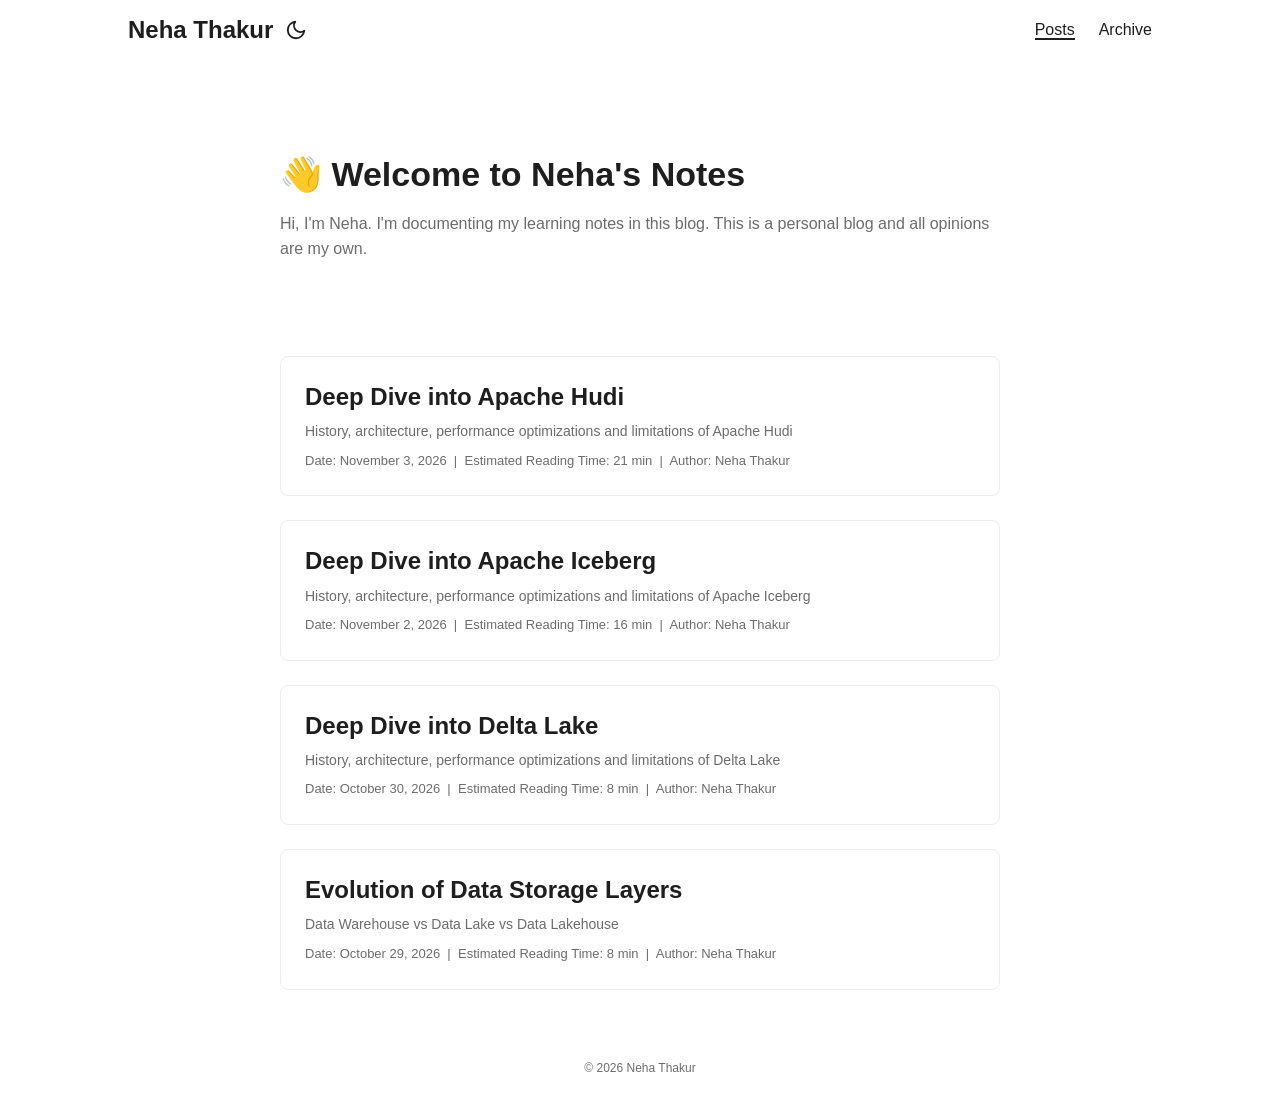
<file: index.html>
<!DOCTYPE html>
<html lang="en">
<head>
  <meta charset="utf-8">
  <meta name="viewport" content="width=device-width, initial-scale=1">
  <!-- Begin Jekyll SEO tag v2.9.1 -->
<title>Neha Thakur | Hi, I’m Neha. I’m documenting my learning notes in this blog. This is a personal blog and all opinions are my own.</title>
<meta name="generator" content="Jekyll v4.4.1" />
<meta property="og:title" content="Neha Thakur" />
<meta name="author" content="Neha Thakur" />
<meta property="og:locale" content="en_US" />
<meta name="description" content="Hi, I’m Neha. I’m documenting my learning notes in this blog. This is a personal blog and all opinions are my own." />
<meta name="twitter:description" property="og:description" content="Hi, I’m Neha. I’m documenting my learning notes in this blog. This is a personal blog and all opinions are my own." />
<link rel="canonical" href="https://nehabthakur.github.io/" />
<meta property="og:url" content="https://nehabthakur.github.io/" />
<meta property="og:site_name" content="Neha Thakur" />
<meta property="og:type" content="website" />
<meta name="twitter:card" content="summary" />
<meta name="twitter:title" content="Neha Thakur" />
<script type="application/ld+json">
{"@context":"https://schema.org","@type":"WebSite","author":{"@type":"Person","name":"Neha Thakur"},"description":"Hi, I’m Neha. I’m documenting my learning notes in this blog. This is a personal blog and all opinions are my own.","headline":"Neha Thakur","name":"Neha Thakur","url":"https://nehabthakur.github.io/"}</script>
<!-- End Jekyll SEO tag -->

  <link type="application/atom+xml" rel="alternate" href="https://nehabthakur.github.io/feed.xml" title="Neha Thakur" />
  <link rel="stylesheet" href="/assets/css/style.css">
  <script>
    // Apply saved/system theme before paint to avoid a flash
    (function () {
      var pref = localStorage.getItem("pref-theme");
      if (pref === "dark" || (!pref && window.matchMedia("(prefers-color-scheme: dark)").matches)) {
        document.documentElement.classList.add("dark");
      }
    })();
  </script>
</head>
<body id="top">
  <header class="header">
    <nav class="nav">
      <div class="logo">
        <a href="/">Neha Thakur</a>
        <button id="theme-toggle" title="Toggle theme" aria-label="Toggle theme">
          <svg id="moon" xmlns="http://www.w3.org/2000/svg" width="22" height="22" viewBox="0 0 24 24" fill="none" stroke="currentColor" stroke-width="2" stroke-linecap="round" stroke-linejoin="round"><path d="M21 12.79A9 9 0 1 1 11.21 3 7 7 0 0 0 21 12.79z"></path></svg>
          <svg id="sun" xmlns="http://www.w3.org/2000/svg" width="22" height="22" viewBox="0 0 24 24" fill="none" stroke="currentColor" stroke-width="2" stroke-linecap="round" stroke-linejoin="round"><circle cx="12" cy="12" r="5"></circle><line x1="12" y1="1" x2="12" y2="3"></line><line x1="12" y1="21" x2="12" y2="23"></line><line x1="4.22" y1="4.22" x2="5.64" y2="5.64"></line><line x1="18.36" y1="18.36" x2="19.78" y2="19.78"></line><line x1="1" y1="12" x2="3" y2="12"></line><line x1="21" y1="12" x2="23" y2="12"></line><line x1="4.22" y1="19.78" x2="5.64" y2="18.36"></line><line x1="18.36" y1="5.64" x2="19.78" y2="4.22"></line></svg>
        </button>
      </div>
      <ul class="menu">
        <li><a href="/" class="active">Posts</a></li>
        <li><a href="/archive/" >Archive</a></li>
      </ul>
    </nav>
  </header>

  <main class="main">
    <article class="first-entry home-info">
  <header class="entry-header">
    <h1>👋 Welcome to Neha's Notes</h1>
  </header>
  <section class="entry-content">
    <p>Hi, I'm Neha. I'm documenting my learning notes in this blog. This is a personal blog and all opinions are my own.</p>
  </section>
</article>


  
  
  <article class="post-entry">
    <header class="entry-header">
      <h2>Deep Dive into Apache Hudi</h2>
    </header>
    
    <section class="entry-content">
      <p>History, architecture, performance optimizations and limitations of Apache Hudi</p>
    </section>
    
    <footer class="entry-footer">
      Date: November 3, 2026&nbsp;&nbsp;|&nbsp;&nbsp;Estimated Reading Time: 21 min&nbsp;&nbsp;|&nbsp;&nbsp;Author: Neha Thakur
    </footer>
    <a class="entry-link" aria-label="post link to Deep Dive into Apache Hudi" href="/2026/11/03/deep-dive-into-apache-hudi.html"></a>
  </article>

  
  
  <article class="post-entry">
    <header class="entry-header">
      <h2>Deep Dive into Apache Iceberg</h2>
    </header>
    
    <section class="entry-content">
      <p>History, architecture, performance optimizations and limitations of Apache Iceberg</p>
    </section>
    
    <footer class="entry-footer">
      Date: November 2, 2026&nbsp;&nbsp;|&nbsp;&nbsp;Estimated Reading Time: 16 min&nbsp;&nbsp;|&nbsp;&nbsp;Author: Neha Thakur
    </footer>
    <a class="entry-link" aria-label="post link to Deep Dive into Apache Iceberg" href="/2026/11/02/deep-dive-into-apache-iceberg.html"></a>
  </article>

  
  
  <article class="post-entry">
    <header class="entry-header">
      <h2>Deep Dive into Delta Lake</h2>
    </header>
    
    <section class="entry-content">
      <p>History, architecture, performance optimizations and limitations of Delta Lake</p>
    </section>
    
    <footer class="entry-footer">
      Date: October 30, 2026&nbsp;&nbsp;|&nbsp;&nbsp;Estimated Reading Time: 8 min&nbsp;&nbsp;|&nbsp;&nbsp;Author: Neha Thakur
    </footer>
    <a class="entry-link" aria-label="post link to Deep Dive into Delta Lake" href="/2026/10/30/deep-dive-into-delta-lake.html"></a>
  </article>

  
  
  <article class="post-entry">
    <header class="entry-header">
      <h2>Evolution of Data Storage Layers</h2>
    </header>
    
    <section class="entry-content">
      <p>Data Warehouse vs Data Lake vs Data Lakehouse</p>
    </section>
    
    <footer class="entry-footer">
      Date: October 29, 2026&nbsp;&nbsp;|&nbsp;&nbsp;Estimated Reading Time: 8 min&nbsp;&nbsp;|&nbsp;&nbsp;Author: Neha Thakur
    </footer>
    <a class="entry-link" aria-label="post link to Evolution of Data Storage Layers" href="/2026/10/29/evolution-of-data-storage-layers.html"></a>
  </article>

  </main>

  <footer class="footer">
    <span>&copy; 2026 <a href="/">Neha Thakur</a></span>
  </footer>

  <script>
    document.getElementById("theme-toggle").addEventListener("click", function () {
      var dark = document.documentElement.classList.toggle("dark");
      localStorage.setItem("pref-theme", dark ? "dark" : "light");
    });
  </script>
</body>
</html>
</file>
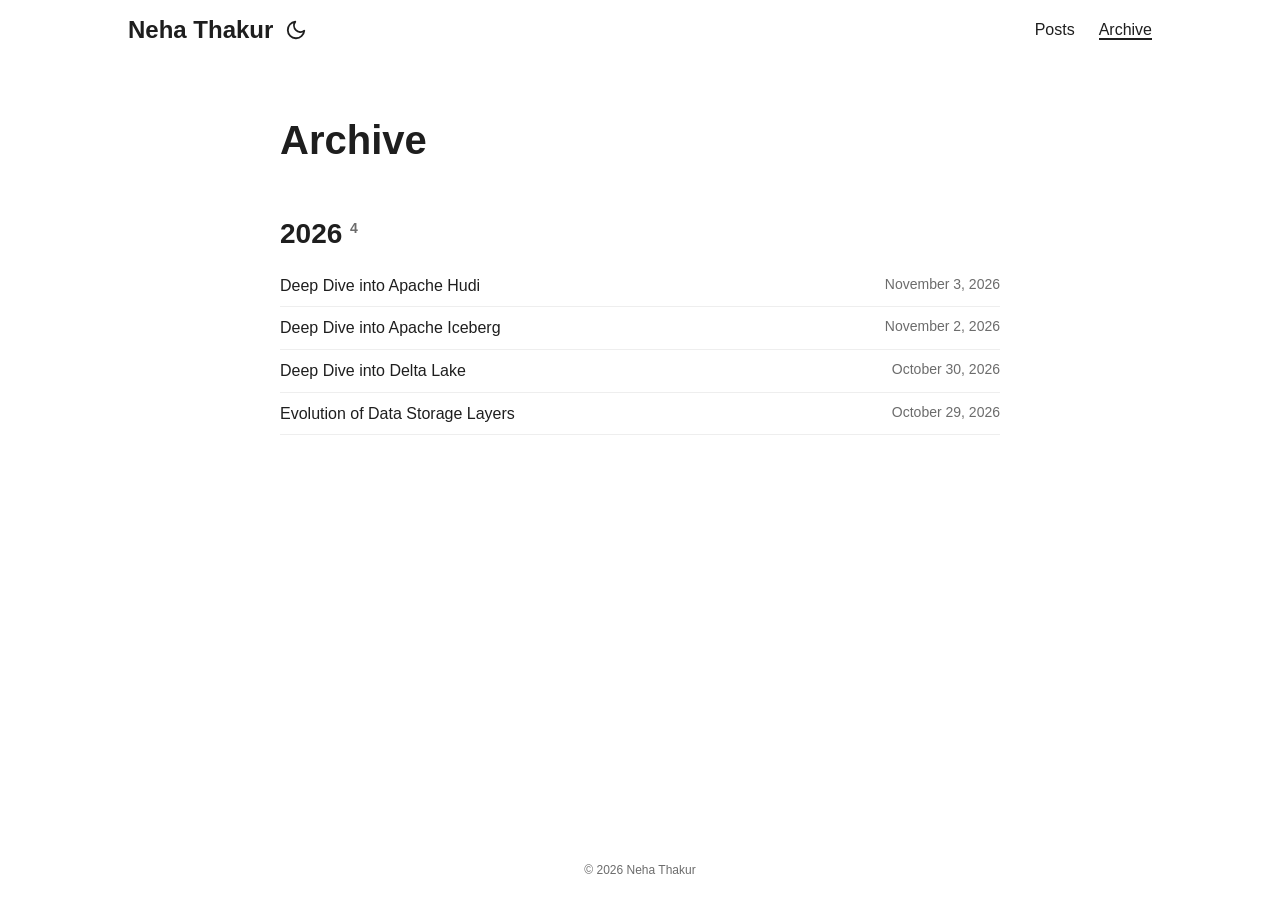
<file: archive/index.html>
<!DOCTYPE html>
<html lang="en">
<head>
  <meta charset="utf-8">
  <meta name="viewport" content="width=device-width, initial-scale=1">
  <!-- Begin Jekyll SEO tag v2.9.1 -->
<title>Archive | Neha Thakur</title>
<meta name="generator" content="Jekyll v4.4.1" />
<meta property="og:title" content="Archive" />
<meta name="author" content="Neha Thakur" />
<meta property="og:locale" content="en_US" />
<meta name="description" content="Hi, I’m Neha. I’m documenting my learning notes in this blog. This is a personal blog and all opinions are my own." />
<meta name="twitter:description" property="og:description" content="Hi, I’m Neha. I’m documenting my learning notes in this blog. This is a personal blog and all opinions are my own." />
<link rel="canonical" href="https://nehabthakur.github.io/archive/" />
<meta property="og:url" content="https://nehabthakur.github.io/archive/" />
<meta property="og:site_name" content="Neha Thakur" />
<meta property="og:type" content="website" />
<meta name="twitter:card" content="summary" />
<meta name="twitter:title" content="Archive" />
<script type="application/ld+json">
{"@context":"https://schema.org","@type":"WebPage","author":{"@type":"Person","name":"Neha Thakur"},"description":"Hi, I’m Neha. I’m documenting my learning notes in this blog. This is a personal blog and all opinions are my own.","headline":"Archive","url":"https://nehabthakur.github.io/archive/"}</script>
<!-- End Jekyll SEO tag -->

  <link type="application/atom+xml" rel="alternate" href="https://nehabthakur.github.io/feed.xml" title="Neha Thakur" />
  <link rel="stylesheet" href="/assets/css/style.css">
  <script>
    // Apply saved/system theme before paint to avoid a flash
    (function () {
      var pref = localStorage.getItem("pref-theme");
      if (pref === "dark" || (!pref && window.matchMedia("(prefers-color-scheme: dark)").matches)) {
        document.documentElement.classList.add("dark");
      }
    })();
  </script>
</head>
<body id="top">
  <header class="header">
    <nav class="nav">
      <div class="logo">
        <a href="/">Neha Thakur</a>
        <button id="theme-toggle" title="Toggle theme" aria-label="Toggle theme">
          <svg id="moon" xmlns="http://www.w3.org/2000/svg" width="22" height="22" viewBox="0 0 24 24" fill="none" stroke="currentColor" stroke-width="2" stroke-linecap="round" stroke-linejoin="round"><path d="M21 12.79A9 9 0 1 1 11.21 3 7 7 0 0 0 21 12.79z"></path></svg>
          <svg id="sun" xmlns="http://www.w3.org/2000/svg" width="22" height="22" viewBox="0 0 24 24" fill="none" stroke="currentColor" stroke-width="2" stroke-linecap="round" stroke-linejoin="round"><circle cx="12" cy="12" r="5"></circle><line x1="12" y1="1" x2="12" y2="3"></line><line x1="12" y1="21" x2="12" y2="23"></line><line x1="4.22" y1="4.22" x2="5.64" y2="5.64"></line><line x1="18.36" y1="18.36" x2="19.78" y2="19.78"></line><line x1="1" y1="12" x2="3" y2="12"></line><line x1="21" y1="12" x2="23" y2="12"></line><line x1="4.22" y1="19.78" x2="5.64" y2="18.36"></line><line x1="18.36" y1="5.64" x2="19.78" y2="4.22"></line></svg>
        </button>
      </div>
      <ul class="menu">
        <li><a href="/" >Posts</a></li>
        <li><a href="/archive/" class="active">Archive</a></li>
      </ul>
    </nav>
  </header>

  <main class="main">
    <h1 class="page-title">Archive</h1>

<div class="archive-year">
  <h2>2026 <sup>4</sup></h2>
  
  <div class="archive-entry">
    <a href="/2026/11/03/deep-dive-into-apache-hudi.html">Deep Dive into Apache Hudi</a>
    <span class="archive-meta">November 3, 2026</span>
  </div>
  
  <div class="archive-entry">
    <a href="/2026/11/02/deep-dive-into-apache-iceberg.html">Deep Dive into Apache Iceberg</a>
    <span class="archive-meta">November 2, 2026</span>
  </div>
  
  <div class="archive-entry">
    <a href="/2026/10/30/deep-dive-into-delta-lake.html">Deep Dive into Delta Lake</a>
    <span class="archive-meta">October 30, 2026</span>
  </div>
  
  <div class="archive-entry">
    <a href="/2026/10/29/evolution-of-data-storage-layers.html">Evolution of Data Storage Layers</a>
    <span class="archive-meta">October 29, 2026</span>
  </div>
  
</div>

  </main>

  <footer class="footer">
    <span>&copy; 2026 <a href="/">Neha Thakur</a></span>
  </footer>

  <script>
    document.getElementById("theme-toggle").addEventListener("click", function () {
      var dark = document.documentElement.classList.toggle("dark");
      localStorage.setItem("pref-theme", dark ? "dark" : "light");
    });
  </script>
</body>
</html>
</file>
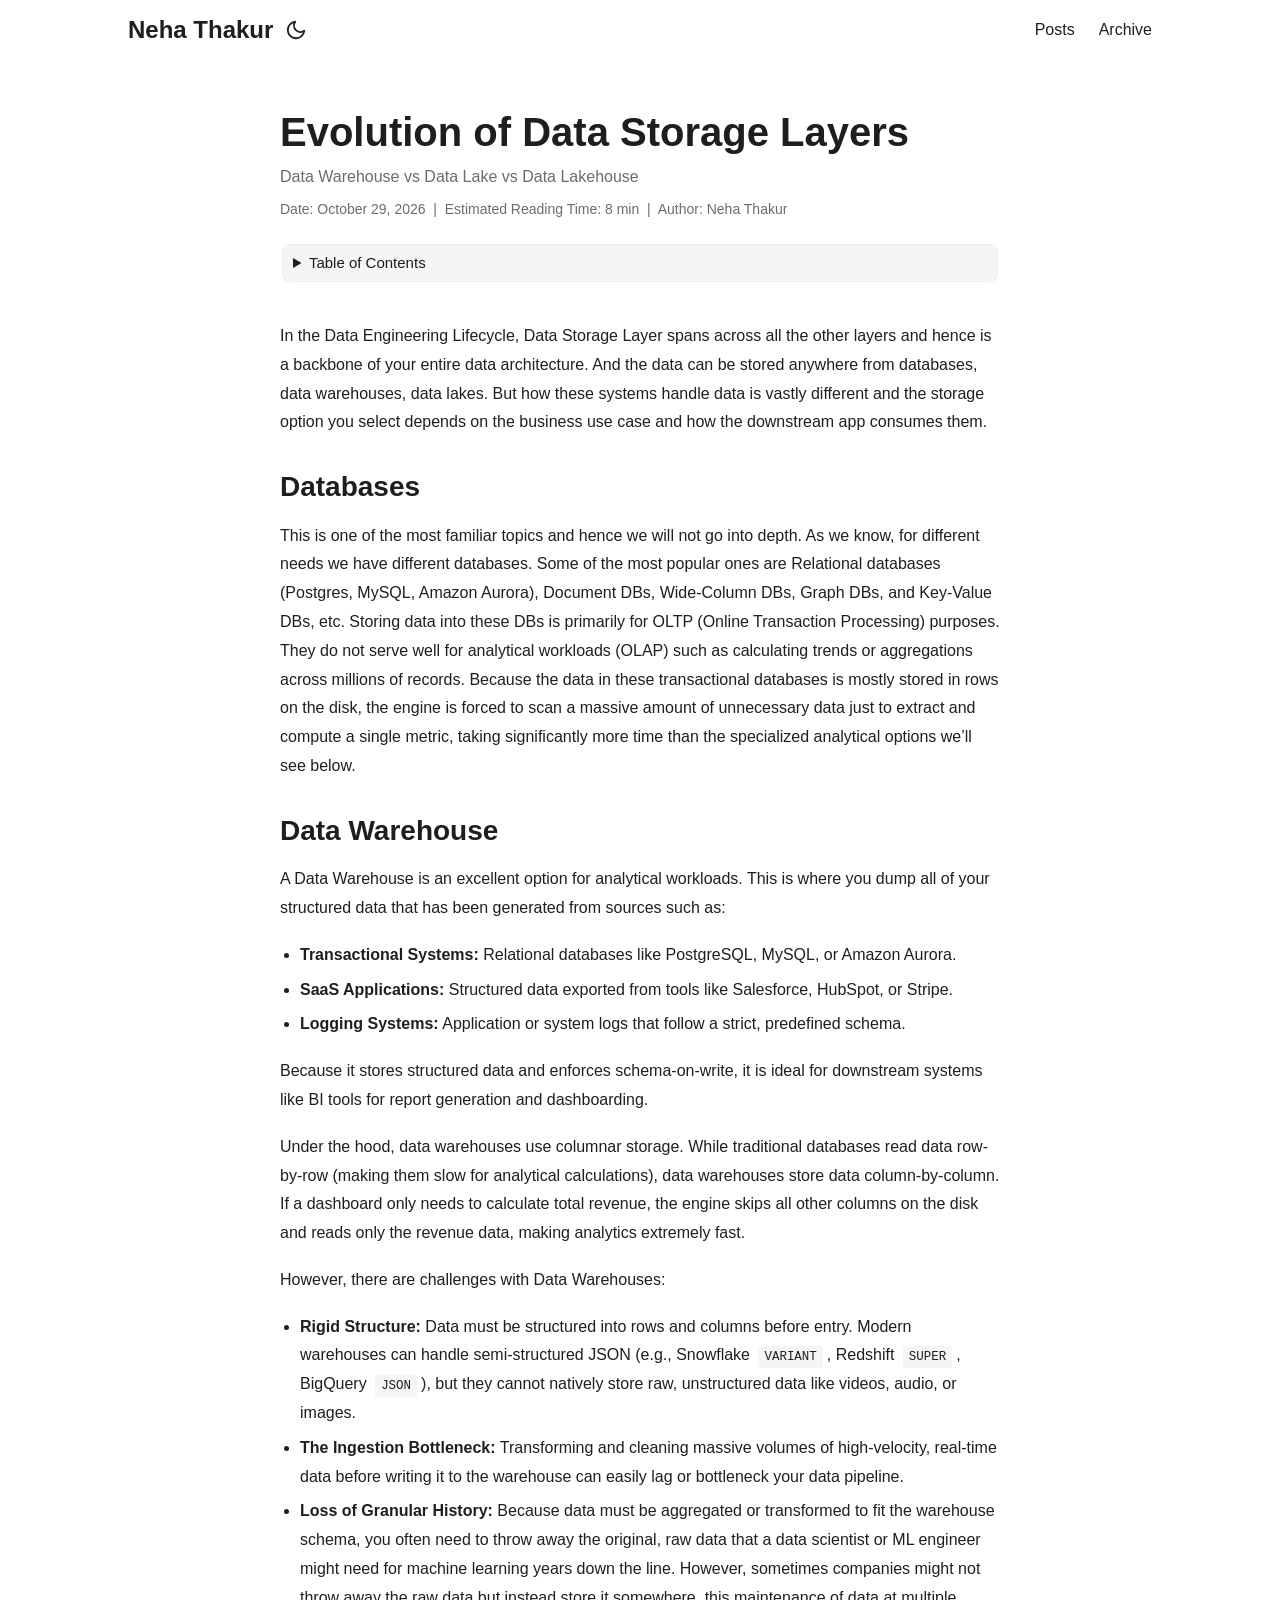
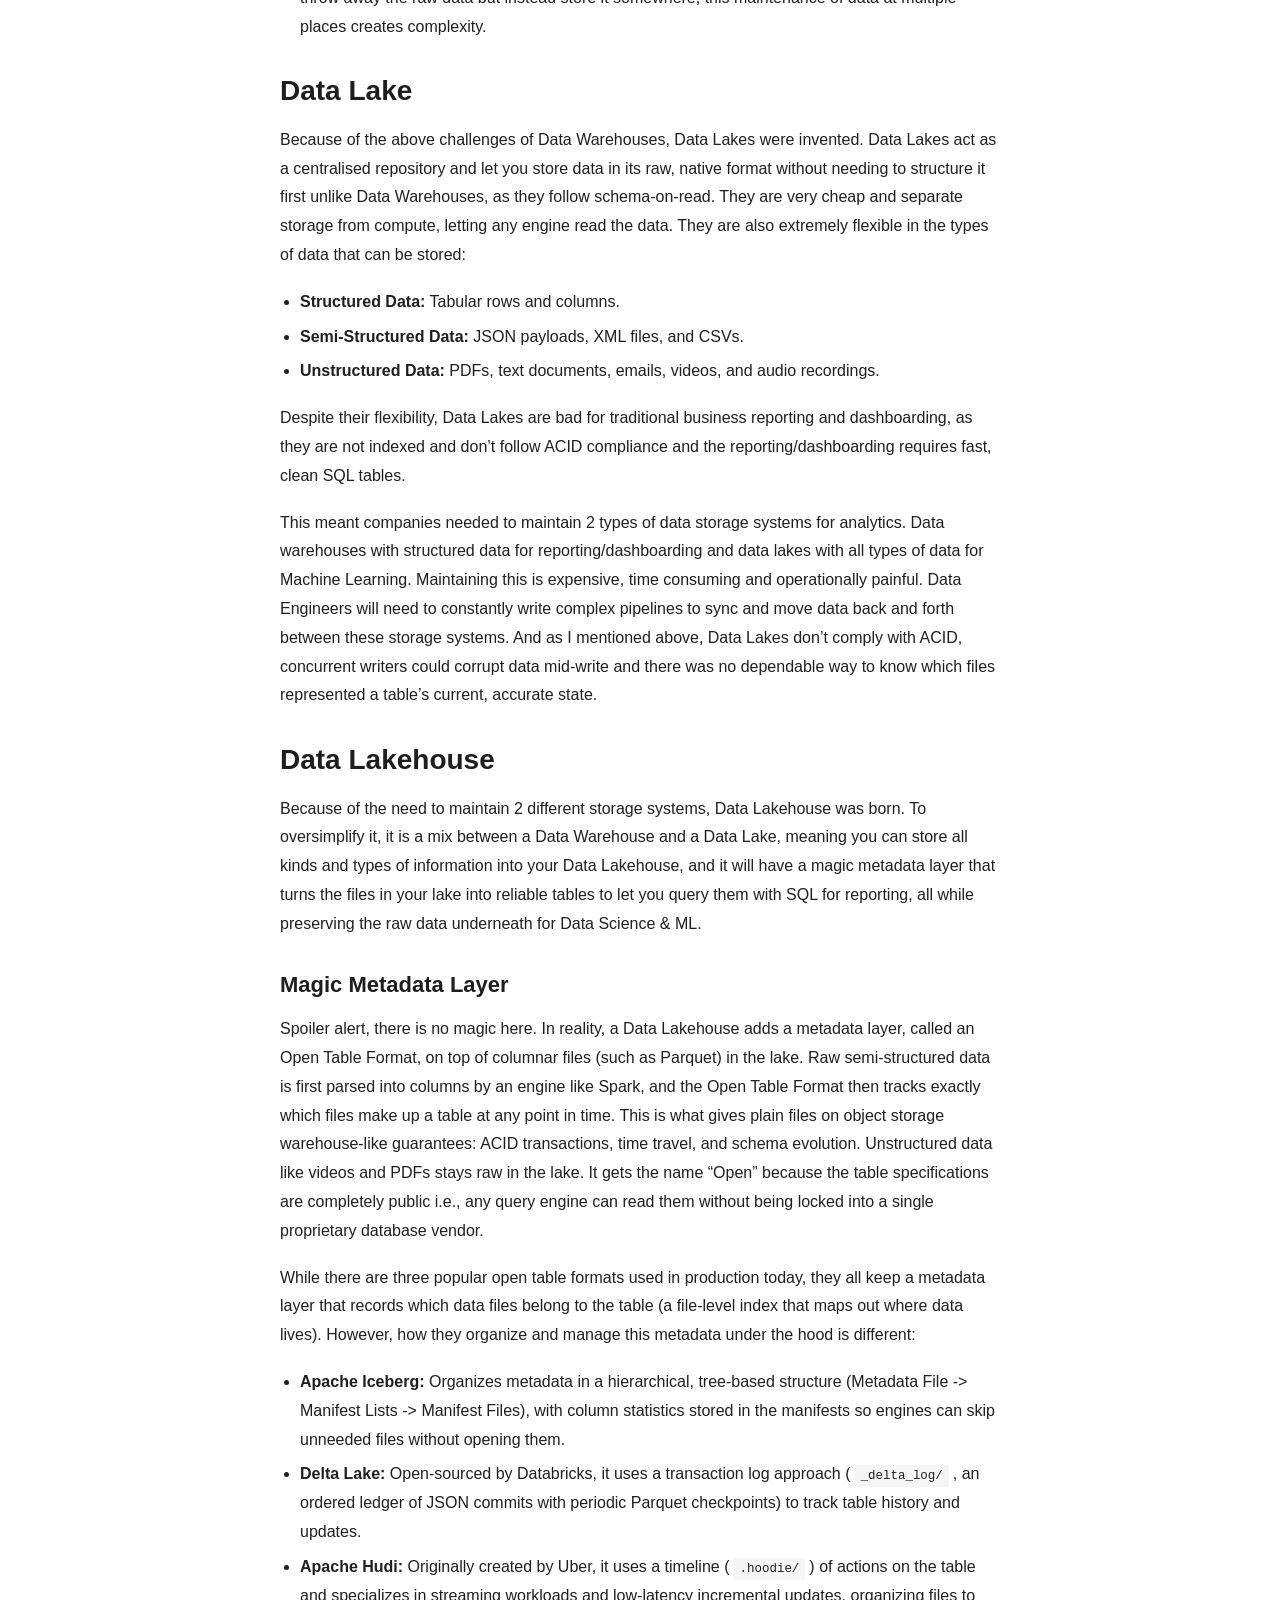
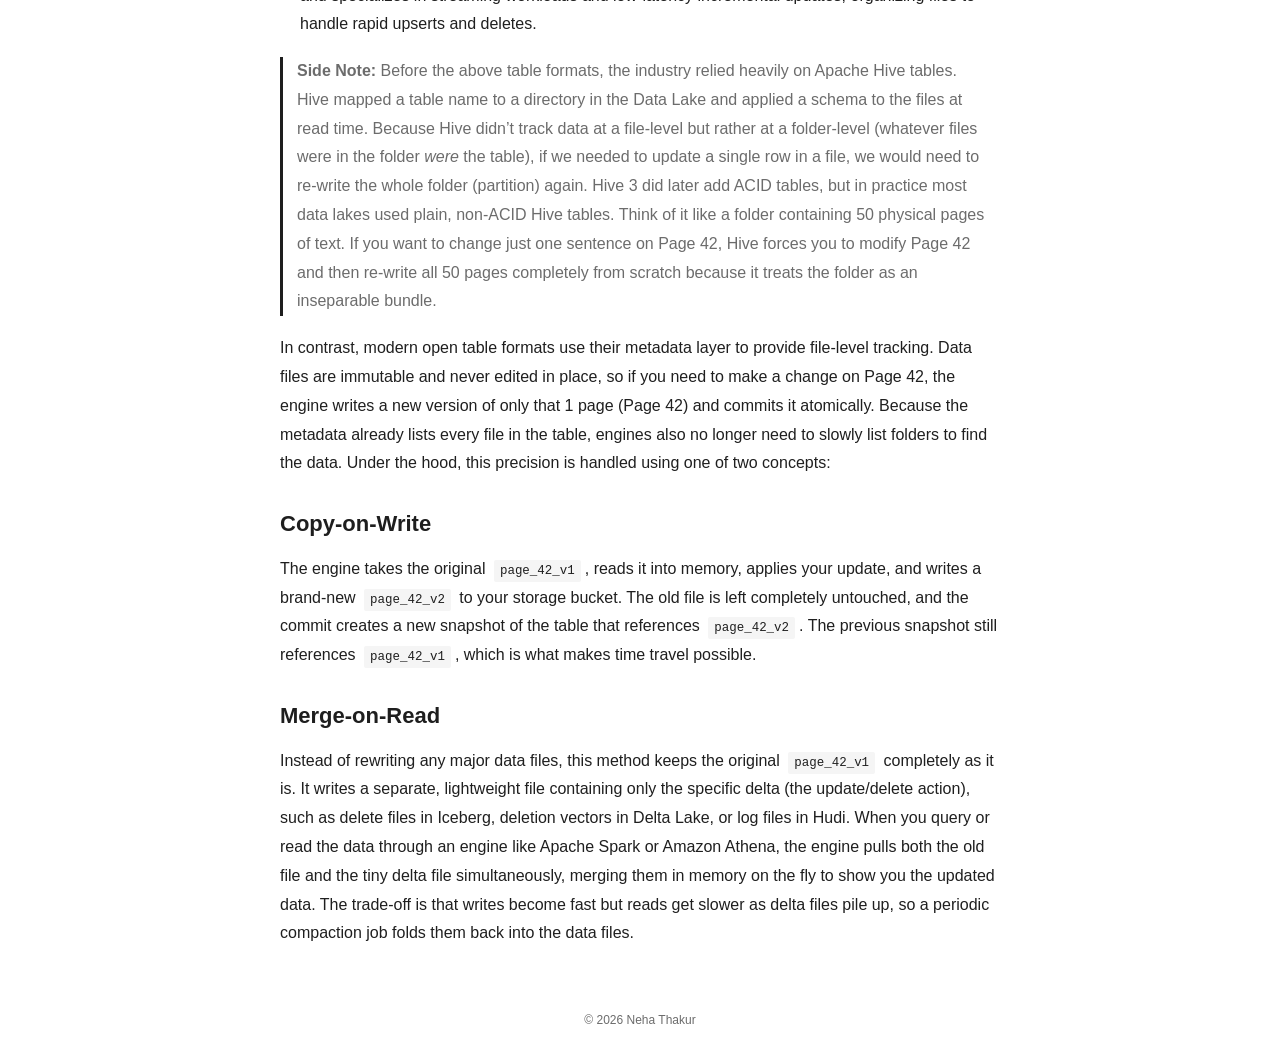
<file: 2026/10/29/evolution-of-data-storage-layers.html>
<!DOCTYPE html>
<html lang="en">
<head>
  <meta charset="utf-8">
  <meta name="viewport" content="width=device-width, initial-scale=1">
  <!-- Begin Jekyll SEO tag v2.9.1 -->
<title>Evolution of Data Storage Layers | Neha Thakur</title>
<meta name="generator" content="Jekyll v4.4.1" />
<meta property="og:title" content="Evolution of Data Storage Layers" />
<meta name="author" content="Neha Thakur" />
<meta property="og:locale" content="en_US" />
<meta name="description" content="Data Warehouse vs Data Lake vs Data Lakehouse" />
<meta name="twitter:description" property="og:description" content="Data Warehouse vs Data Lake vs Data Lakehouse" />
<link rel="canonical" href="https://nehabthakur.github.io/2026/10/29/evolution-of-data-storage-layers.html" />
<meta property="og:url" content="https://nehabthakur.github.io/2026/10/29/evolution-of-data-storage-layers.html" />
<meta property="og:site_name" content="Neha Thakur" />
<meta property="og:type" content="article" />
<meta property="article:published_time" content="2026-10-29T00:00:00+00:00" />
<meta property="article:modified_time" content="2026-10-29T00:00:00+00:00" />
<meta name="twitter:card" content="summary" />
<meta name="twitter:title" content="Evolution of Data Storage Layers" />
<script type="application/ld+json">
{"@context":"https://schema.org","@type":"BlogPosting","author":{"@type":"Person","name":"Neha Thakur"},"dateModified":"2026-10-29T00:00:00+00:00","datePublished":"2026-10-29T00:00:00+00:00","description":"Data Warehouse vs Data Lake vs Data Lakehouse","headline":"Evolution of Data Storage Layers","mainEntityOfPage":{"@type":"WebPage","@id":"https://nehabthakur.github.io/2026/10/29/evolution-of-data-storage-layers.html"},"url":"https://nehabthakur.github.io/2026/10/29/evolution-of-data-storage-layers.html"}</script>
<!-- End Jekyll SEO tag -->

  <link type="application/atom+xml" rel="alternate" href="https://nehabthakur.github.io/feed.xml" title="Neha Thakur" />
  <link rel="stylesheet" href="/assets/css/style.css">
  <script>
    // Apply saved/system theme before paint to avoid a flash
    (function () {
      var pref = localStorage.getItem("pref-theme");
      if (pref === "dark" || (!pref && window.matchMedia("(prefers-color-scheme: dark)").matches)) {
        document.documentElement.classList.add("dark");
      }
    })();
  </script>
</head>
<body id="top">
  <header class="header">
    <nav class="nav">
      <div class="logo">
        <a href="/">Neha Thakur</a>
        <button id="theme-toggle" title="Toggle theme" aria-label="Toggle theme">
          <svg id="moon" xmlns="http://www.w3.org/2000/svg" width="22" height="22" viewBox="0 0 24 24" fill="none" stroke="currentColor" stroke-width="2" stroke-linecap="round" stroke-linejoin="round"><path d="M21 12.79A9 9 0 1 1 11.21 3 7 7 0 0 0 21 12.79z"></path></svg>
          <svg id="sun" xmlns="http://www.w3.org/2000/svg" width="22" height="22" viewBox="0 0 24 24" fill="none" stroke="currentColor" stroke-width="2" stroke-linecap="round" stroke-linejoin="round"><circle cx="12" cy="12" r="5"></circle><line x1="12" y1="1" x2="12" y2="3"></line><line x1="12" y1="21" x2="12" y2="23"></line><line x1="4.22" y1="4.22" x2="5.64" y2="5.64"></line><line x1="18.36" y1="18.36" x2="19.78" y2="19.78"></line><line x1="1" y1="12" x2="3" y2="12"></line><line x1="21" y1="12" x2="23" y2="12"></line><line x1="4.22" y1="19.78" x2="5.64" y2="18.36"></line><line x1="18.36" y1="5.64" x2="19.78" y2="4.22"></line></svg>
        </button>
      </div>
      <ul class="menu">
        <li><a href="/" >Posts</a></li>
        <li><a href="/archive/" >Archive</a></li>
      </ul>
    </nav>
  </header>

  <main class="main">
    

<article class="post-single">
  <header class="post-header">
    <h1 class="post-title">Evolution of Data Storage Layers</h1>
    <p class="post-description">Data Warehouse vs Data Lake vs Data Lakehouse</p>
    <div class="post-meta">
      Date: October 29, 2026&nbsp;&nbsp;|&nbsp;&nbsp;Estimated Reading Time: 8 min&nbsp;&nbsp;|&nbsp;&nbsp;Author: Neha Thakur
    </div>
  </header>

  <div class="toc" id="toc" hidden>
    <details>
      <summary>Table of Contents</summary>
      <div class="inner"><ul id="toc-list"></ul></div>
    </details>
  </div>

  <div class="post-content">
    <p>In the Data Engineering Lifecycle, Data Storage Layer spans across all the other layers and hence is a backbone of your entire data architecture. And the data can be stored anywhere from databases, data warehouses, data lakes. But how these systems handle data is vastly different and the storage option you select depends on the business use case and how the downstream app consumes them.</p>

<h2 id="databases">Databases</h2>

<p>This is one of the most familiar topics and hence we will not go into depth. As we know, for different needs we have different databases. Some of the most popular ones are Relational databases (Postgres, MySQL, Amazon Aurora), Document DBs, Wide-Column DBs, Graph DBs, and Key-Value DBs, etc. Storing data into these DBs is primarily for OLTP (Online Transaction Processing) purposes. They do not serve well for analytical workloads (OLAP) such as calculating trends or aggregations across millions of records. Because the data in these transactional databases is mostly stored in rows on the disk, the engine is forced to scan a massive amount of unnecessary data just to extract and compute a single metric, taking significantly more time than the specialized analytical options we’ll see below.</p>

<h2 id="data-warehouse">Data Warehouse</h2>

<p>A Data Warehouse is an excellent option for analytical workloads. This is where you dump all of your structured data that has been generated from sources such as:</p>

<ul>
  <li><strong>Transactional Systems:</strong> Relational databases like PostgreSQL, MySQL, or Amazon Aurora.</li>
  <li><strong>SaaS Applications:</strong> Structured data exported from tools like Salesforce, HubSpot, or Stripe.</li>
  <li><strong>Logging Systems:</strong> Application or system logs that follow a strict, predefined schema.</li>
</ul>

<p>Because it stores structured data and enforces schema-on-write, it is ideal for downstream systems like BI tools for report generation and dashboarding.</p>

<p>Under the hood, data warehouses use columnar storage. While traditional databases read data row-by-row (making them slow for analytical calculations), data warehouses store data column-by-column. If a dashboard only needs to calculate total revenue, the engine skips all other columns on the disk and reads only the revenue data, making analytics extremely fast.</p>

<p>However, there are challenges with Data Warehouses:</p>

<ul>
  <li><strong>Rigid Structure:</strong> Data must be structured into rows and columns before entry. Modern warehouses can handle semi-structured JSON (e.g., Snowflake <code class="language-plaintext highlighter-rouge">VARIANT</code>, Redshift <code class="language-plaintext highlighter-rouge">SUPER</code>, BigQuery <code class="language-plaintext highlighter-rouge">JSON</code>), but they cannot natively store raw, unstructured data like videos, audio, or images.</li>
  <li><strong>The Ingestion Bottleneck:</strong> Transforming and cleaning massive volumes of high-velocity, real-time data before writing it to the warehouse can easily lag or bottleneck your data pipeline.</li>
  <li><strong>Loss of Granular History:</strong> Because data must be aggregated or transformed to fit the warehouse schema, you often need to throw away the original, raw data that a data scientist or ML engineer might need for machine learning years down the line. However, sometimes companies might not throw away the raw data but instead store it somewhere, this maintenance of data at multiple places creates complexity.</li>
</ul>

<h2 id="data-lake">Data Lake</h2>

<p>Because of the above challenges of Data Warehouses, Data Lakes were invented. Data Lakes act as a centralised repository and let you store data in its raw, native format without needing to structure it first unlike Data Warehouses, as they follow schema-on-read. They are very cheap and separate storage from compute, letting any engine read the data. They are also extremely flexible in the types of data that can be stored:</p>

<ul>
  <li><strong>Structured Data:</strong> Tabular rows and columns.</li>
  <li><strong>Semi-Structured Data:</strong> JSON payloads, XML files, and CSVs.</li>
  <li><strong>Unstructured Data:</strong> PDFs, text documents, emails, videos, and audio recordings.</li>
</ul>

<p>Despite their flexibility, Data Lakes are bad for traditional business reporting and dashboarding, as they are not indexed and don’t follow ACID compliance and the reporting/dashboarding requires fast, clean SQL tables.</p>

<p>This meant companies needed to maintain 2 types of data storage systems for analytics. Data warehouses with structured data for reporting/dashboarding and data lakes with all types of data for Machine Learning. Maintaining this is expensive, time consuming and operationally painful. Data Engineers will need to constantly write complex pipelines to sync and move data back and forth between these storage systems. And as I mentioned above, Data Lakes don’t comply with ACID, concurrent writers could corrupt data mid-write and there was no dependable way to know which files represented a table’s current, accurate state.</p>

<h2 id="data-lakehouse">Data Lakehouse</h2>

<p>Because of the need to maintain 2 different storage systems, Data Lakehouse was born. To oversimplify it, it is a mix between a Data Warehouse and a Data Lake, meaning you can store all kinds and types of information into your Data Lakehouse, and it will have a magic metadata layer that turns the files in your lake into reliable tables to let you query them with SQL for reporting, all while preserving the raw data underneath for Data Science &amp; ML.</p>

<h3 id="magic-metadata-layer">Magic Metadata Layer</h3>

<p>Spoiler alert, there is no magic here. In reality, a Data Lakehouse adds a metadata layer, called an Open Table Format, on top of columnar files (such as Parquet) in the lake. Raw semi-structured data is first parsed into columns by an engine like Spark, and the Open Table Format then tracks exactly which files make up a table at any point in time. This is what gives plain files on object storage warehouse-like guarantees: ACID transactions, time travel, and schema evolution. Unstructured data like videos and PDFs stays raw in the lake. It gets the name “Open” because the table specifications are completely public i.e., any query engine can read them without being locked into a single proprietary database vendor.</p>

<p>While there are three popular open table formats used in production today, they all keep a metadata layer that records which data files belong to the table (a file-level index that maps out where data lives). However, how they organize and manage this metadata under the hood is different:</p>

<ul>
  <li><strong>Apache Iceberg:</strong> Organizes metadata in a hierarchical, tree-based structure (Metadata File -&gt; Manifest Lists -&gt; Manifest Files), with column statistics stored in the manifests so engines can skip unneeded files without opening them.</li>
  <li><strong>Delta Lake:</strong> Open-sourced by Databricks, it uses a transaction log approach (<code class="language-plaintext highlighter-rouge">_delta_log/</code>, an ordered ledger of JSON commits with periodic Parquet checkpoints) to track table history and updates.</li>
  <li><strong>Apache Hudi:</strong> Originally created by Uber, it uses a timeline (<code class="language-plaintext highlighter-rouge">.hoodie/</code>) of actions on the table and specializes in streaming workloads and low-latency incremental updates, organizing files to handle rapid upserts and deletes.</li>
</ul>

<blockquote>
  <p><strong>Side Note:</strong> Before the above table formats, the industry relied heavily on Apache Hive tables. Hive mapped a table name to a directory in the Data Lake and applied a schema to the files at read time. Because Hive didn’t track data at a file-level but rather at a folder-level (whatever files were in the folder <em>were</em> the table), if we needed to update a single row in a file, we would need to re-write the whole folder (partition) again. Hive 3 did later add ACID tables, but in practice most data lakes used plain, non-ACID Hive tables. Think of it like a folder containing 50 physical pages of text. If you want to change just one sentence on Page 42, Hive forces you to modify Page 42 and then re-write all 50 pages completely from scratch because it treats the folder as an inseparable bundle.</p>
</blockquote>

<p>In contrast, modern open table formats use their metadata layer to provide file-level tracking. Data files are immutable and never edited in place, so if you need to make a change on Page 42, the engine writes a new version of only that 1 page (Page 42) and commits it atomically. Because the metadata already lists every file in the table, engines also no longer need to slowly list folders to find the data. Under the hood, this precision is handled using one of two concepts:</p>

<h3 id="copy-on-write">Copy-on-Write</h3>

<p>The engine takes the original <code class="language-plaintext highlighter-rouge">page_42_v1</code>, reads it into memory, applies your update, and writes a brand-new <code class="language-plaintext highlighter-rouge">page_42_v2</code> to your storage bucket. The old file is left completely untouched, and the commit creates a new snapshot of the table that references <code class="language-plaintext highlighter-rouge">page_42_v2</code>. The previous snapshot still references <code class="language-plaintext highlighter-rouge">page_42_v1</code>, which is what makes time travel possible.</p>

<h3 id="merge-on-read">Merge-on-Read</h3>

<p>Instead of rewriting any major data files, this method keeps the original <code class="language-plaintext highlighter-rouge">page_42_v1</code> completely as it is. It writes a separate, lightweight file containing only the specific delta (the update/delete action), such as delete files in Iceberg, deletion vectors in Delta Lake, or log files in Hudi. When you query or read the data through an engine like Apache Spark or Amazon Athena, the engine pulls both the old file and the tiny delta file simultaneously, merging them in memory on the fly to show you the updated data. The trade-off is that writes become fast but reads get slower as delta files pile up, so a periodic compaction job folds them back into the data files.</p>

  </div>
</article>

<script>
  // Build the table of contents from the post's h2/h3 headings
  (function () {
    var headings = document.querySelectorAll(".post-content h2[id], .post-content h3[id]");
    if (!headings.length) return;
    var list = document.getElementById("toc-list");
    headings.forEach(function (h) {
      var li = document.createElement("li");
      if (h.tagName === "H3") li.className = "toc-sub";
      var a = document.createElement("a");
      a.href = "#" + h.id;
      a.textContent = h.textContent;
      li.appendChild(a);
      list.appendChild(li);
    });
    document.getElementById("toc").hidden = false;
  })();
</script>
  </main>

  <footer class="footer">
    <span>&copy; 2026 <a href="/">Neha Thakur</a></span>
  </footer>

  <script>
    document.getElementById("theme-toggle").addEventListener("click", function () {
      var dark = document.documentElement.classList.toggle("dark");
      localStorage.setItem("pref-theme", dark ? "dark" : "light");
    });
  </script>
</body>
</html>
</file>
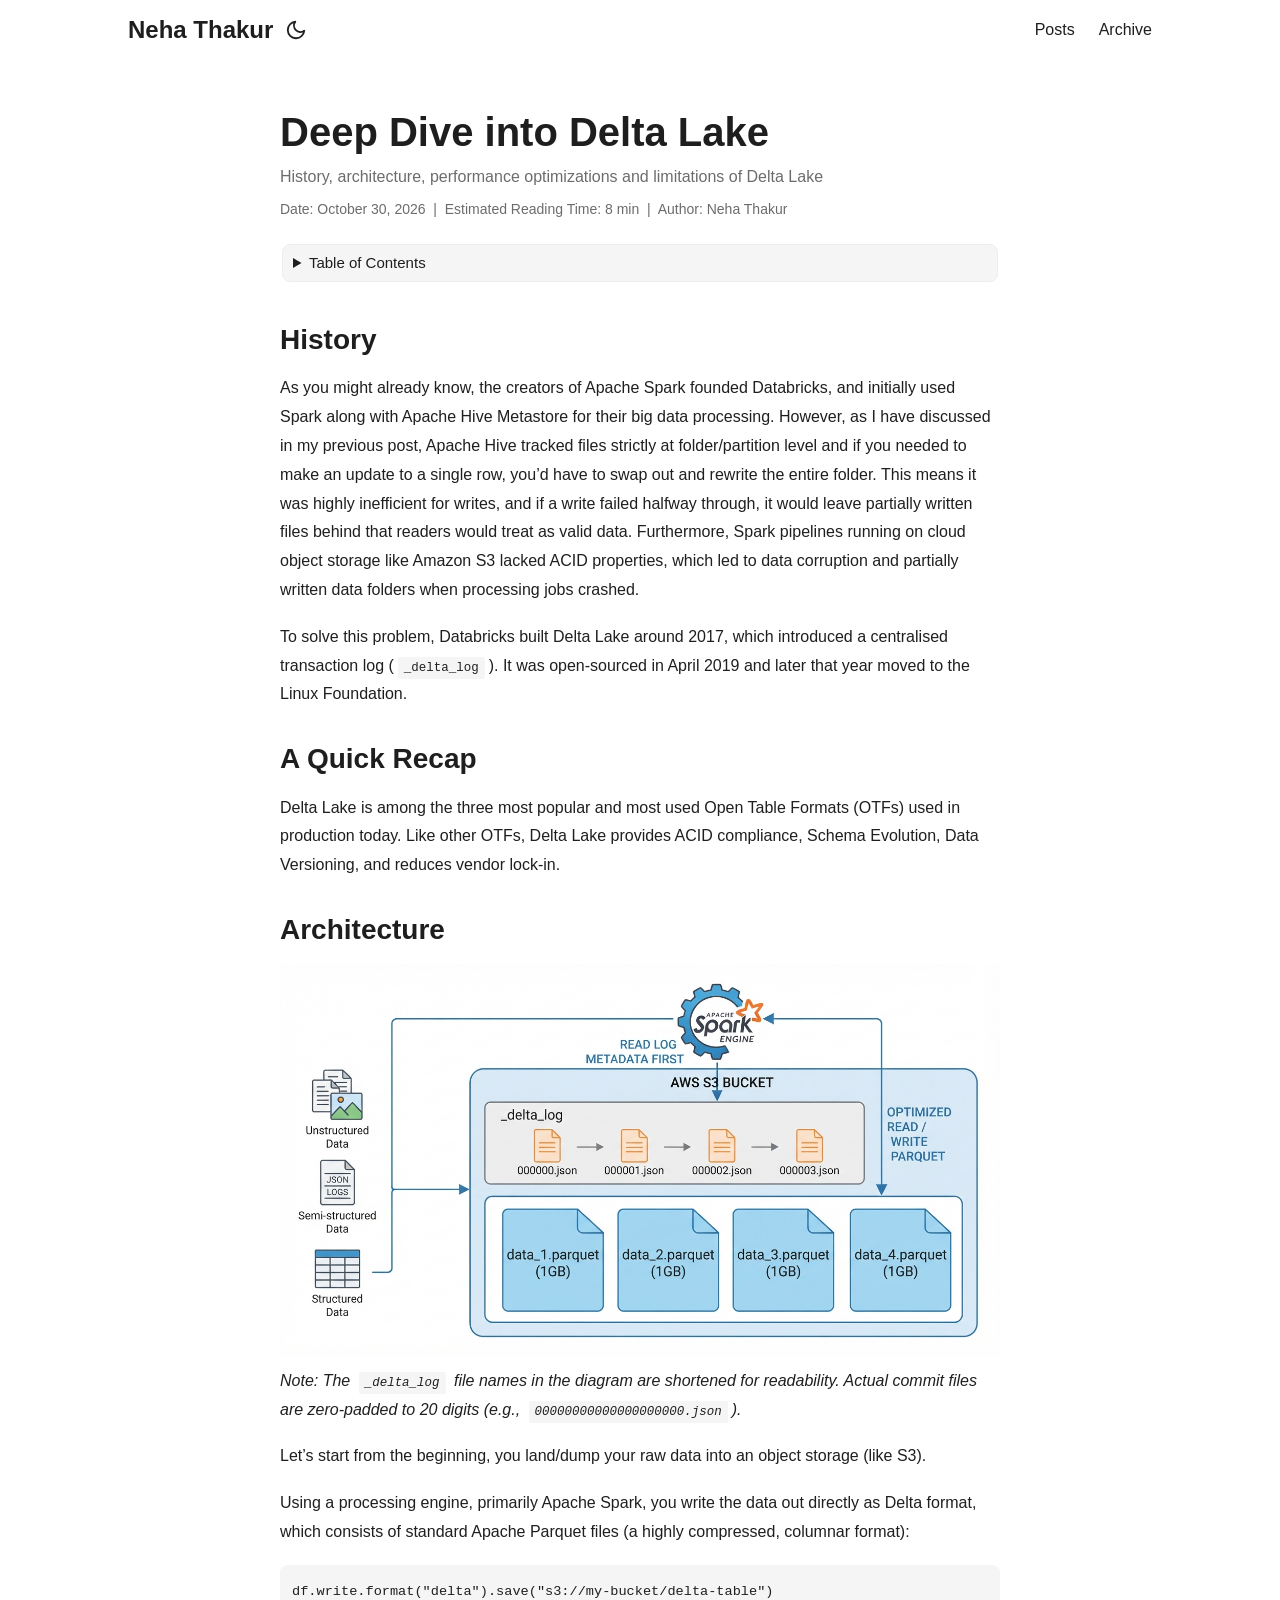
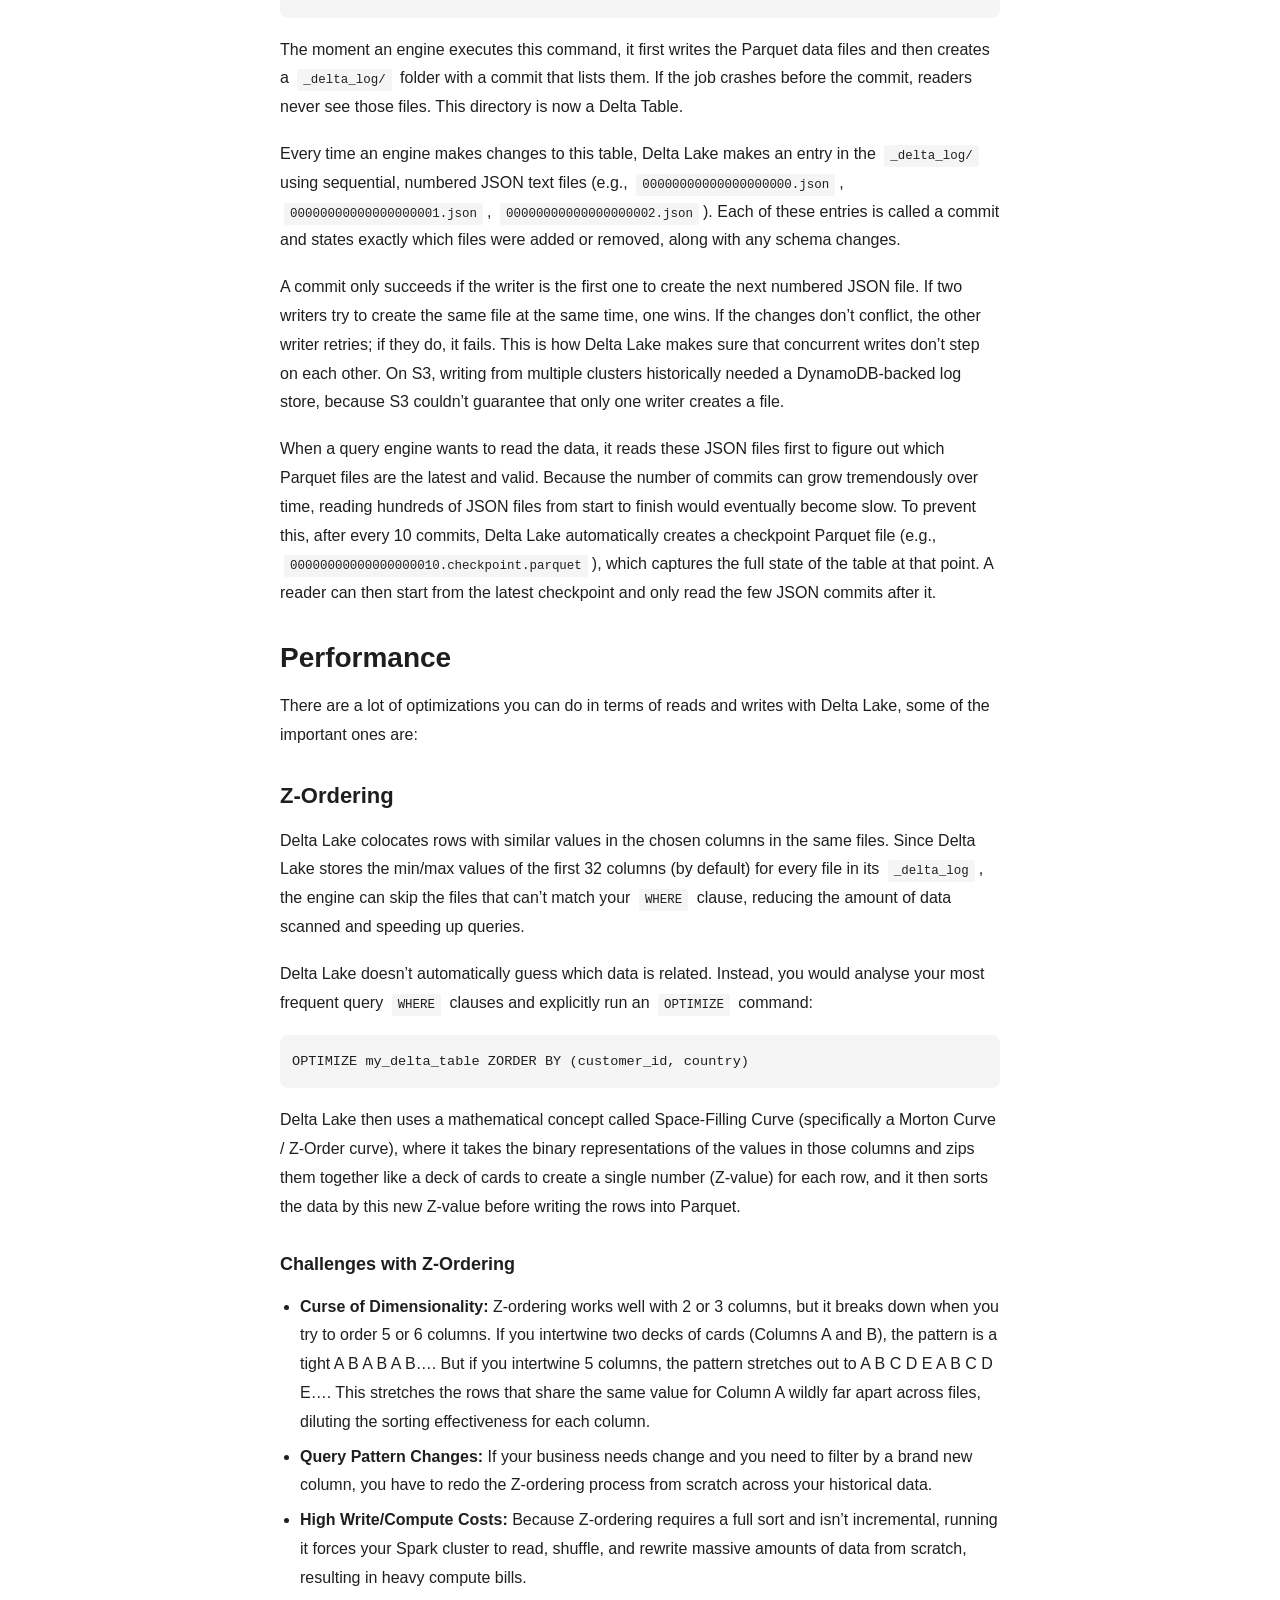
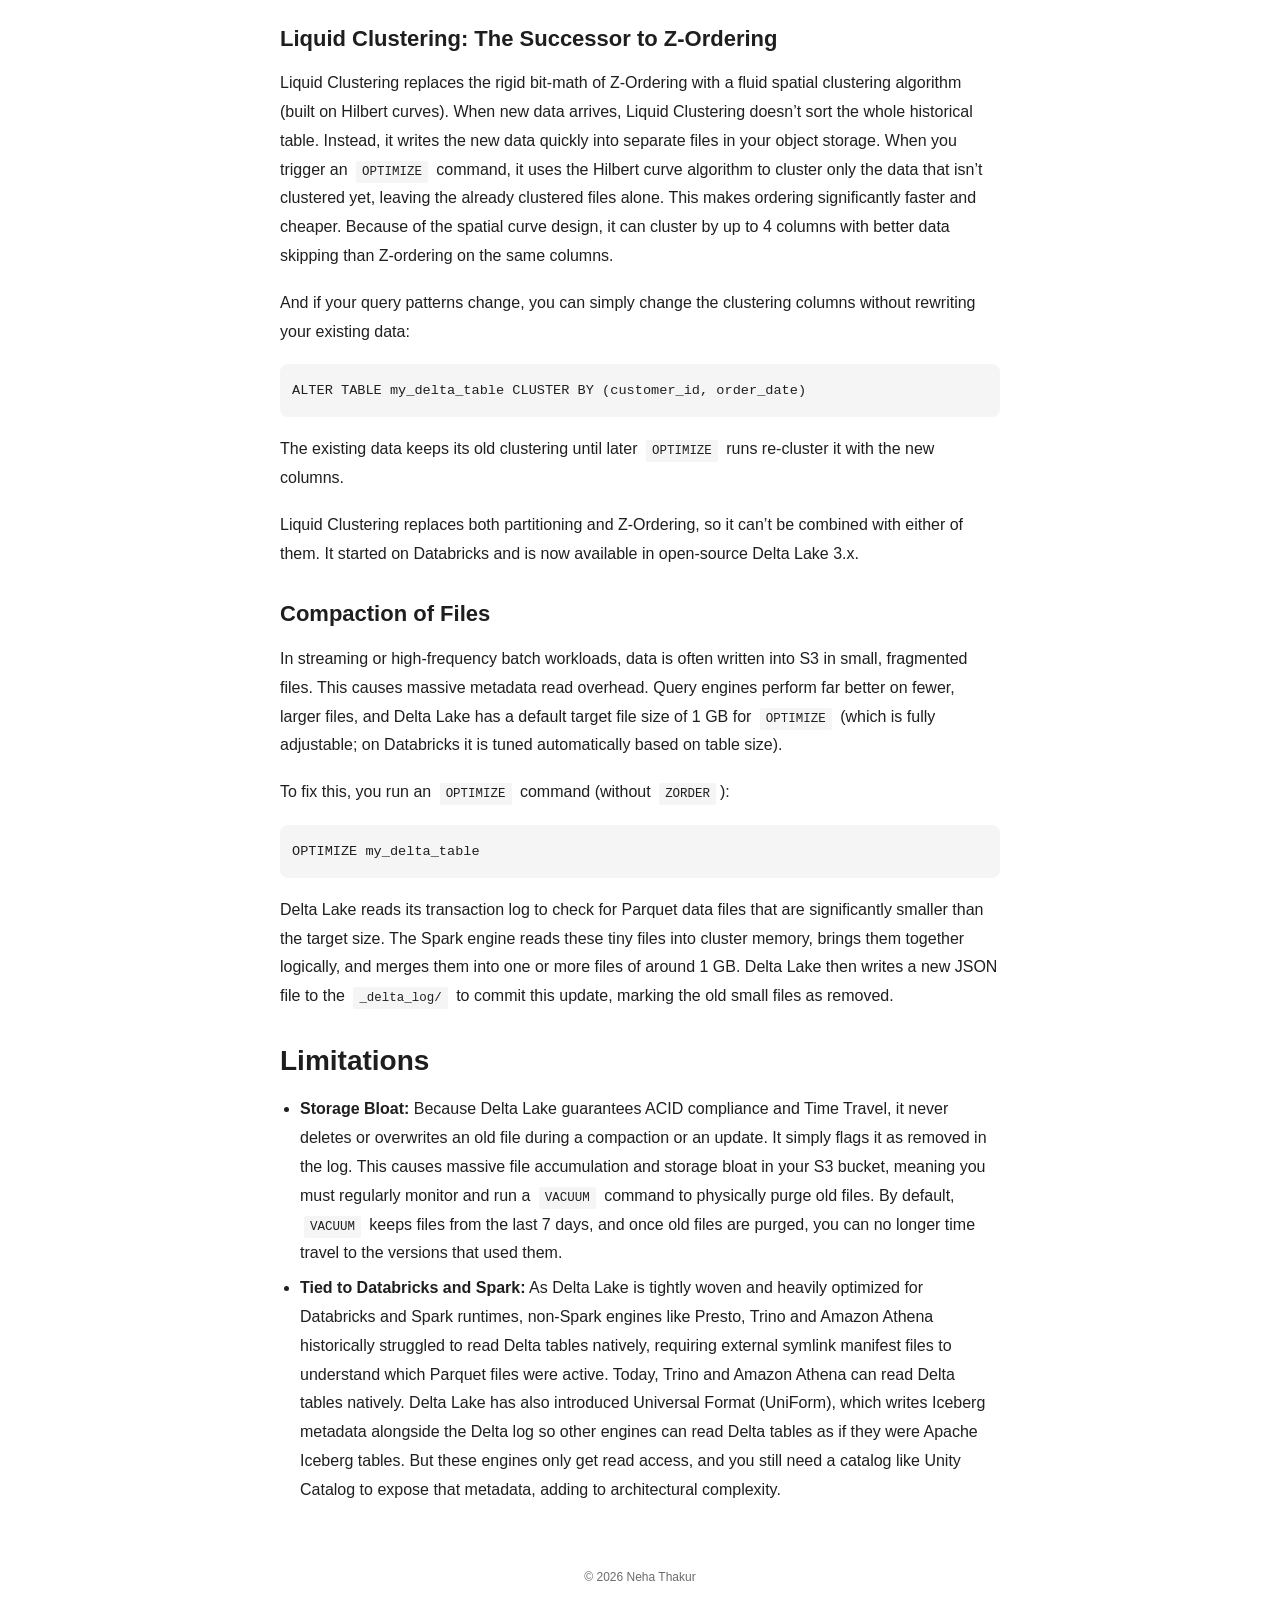
<file: 2026/10/30/deep-dive-into-delta-lake.html>
<!DOCTYPE html>
<html lang="en">
<head>
  <meta charset="utf-8">
  <meta name="viewport" content="width=device-width, initial-scale=1">
  <!-- Begin Jekyll SEO tag v2.9.1 -->
<title>Deep Dive into Delta Lake | Neha Thakur</title>
<meta name="generator" content="Jekyll v4.4.1" />
<meta property="og:title" content="Deep Dive into Delta Lake" />
<meta name="author" content="Neha Thakur" />
<meta property="og:locale" content="en_US" />
<meta name="description" content="History, architecture, performance optimizations and limitations of Delta Lake" />
<meta name="twitter:description" property="og:description" content="History, architecture, performance optimizations and limitations of Delta Lake" />
<link rel="canonical" href="https://nehabthakur.github.io/2026/10/30/deep-dive-into-delta-lake.html" />
<meta property="og:url" content="https://nehabthakur.github.io/2026/10/30/deep-dive-into-delta-lake.html" />
<meta property="og:site_name" content="Neha Thakur" />
<meta property="og:type" content="article" />
<meta property="article:published_time" content="2026-10-30T00:00:00+00:00" />
<meta property="article:modified_time" content="2026-10-30T00:00:00+00:00" />
<meta name="twitter:card" content="summary" />
<meta name="twitter:title" content="Deep Dive into Delta Lake" />
<script type="application/ld+json">
{"@context":"https://schema.org","@type":"BlogPosting","author":{"@type":"Person","name":"Neha Thakur"},"dateModified":"2026-10-30T00:00:00+00:00","datePublished":"2026-10-30T00:00:00+00:00","description":"History, architecture, performance optimizations and limitations of Delta Lake","headline":"Deep Dive into Delta Lake","mainEntityOfPage":{"@type":"WebPage","@id":"https://nehabthakur.github.io/2026/10/30/deep-dive-into-delta-lake.html"},"url":"https://nehabthakur.github.io/2026/10/30/deep-dive-into-delta-lake.html"}</script>
<!-- End Jekyll SEO tag -->

  <link type="application/atom+xml" rel="alternate" href="https://nehabthakur.github.io/feed.xml" title="Neha Thakur" />
  <link rel="stylesheet" href="/assets/css/style.css">
  <script>
    // Apply saved/system theme before paint to avoid a flash
    (function () {
      var pref = localStorage.getItem("pref-theme");
      if (pref === "dark" || (!pref && window.matchMedia("(prefers-color-scheme: dark)").matches)) {
        document.documentElement.classList.add("dark");
      }
    })();
  </script>
</head>
<body id="top">
  <header class="header">
    <nav class="nav">
      <div class="logo">
        <a href="/">Neha Thakur</a>
        <button id="theme-toggle" title="Toggle theme" aria-label="Toggle theme">
          <svg id="moon" xmlns="http://www.w3.org/2000/svg" width="22" height="22" viewBox="0 0 24 24" fill="none" stroke="currentColor" stroke-width="2" stroke-linecap="round" stroke-linejoin="round"><path d="M21 12.79A9 9 0 1 1 11.21 3 7 7 0 0 0 21 12.79z"></path></svg>
          <svg id="sun" xmlns="http://www.w3.org/2000/svg" width="22" height="22" viewBox="0 0 24 24" fill="none" stroke="currentColor" stroke-width="2" stroke-linecap="round" stroke-linejoin="round"><circle cx="12" cy="12" r="5"></circle><line x1="12" y1="1" x2="12" y2="3"></line><line x1="12" y1="21" x2="12" y2="23"></line><line x1="4.22" y1="4.22" x2="5.64" y2="5.64"></line><line x1="18.36" y1="18.36" x2="19.78" y2="19.78"></line><line x1="1" y1="12" x2="3" y2="12"></line><line x1="21" y1="12" x2="23" y2="12"></line><line x1="4.22" y1="19.78" x2="5.64" y2="18.36"></line><line x1="18.36" y1="5.64" x2="19.78" y2="4.22"></line></svg>
        </button>
      </div>
      <ul class="menu">
        <li><a href="/" >Posts</a></li>
        <li><a href="/archive/" >Archive</a></li>
      </ul>
    </nav>
  </header>

  <main class="main">
    

<article class="post-single">
  <header class="post-header">
    <h1 class="post-title">Deep Dive into Delta Lake</h1>
    <p class="post-description">History, architecture, performance optimizations and limitations of Delta Lake</p>
    <div class="post-meta">
      Date: October 30, 2026&nbsp;&nbsp;|&nbsp;&nbsp;Estimated Reading Time: 8 min&nbsp;&nbsp;|&nbsp;&nbsp;Author: Neha Thakur
    </div>
  </header>

  <div class="toc" id="toc" hidden>
    <details>
      <summary>Table of Contents</summary>
      <div class="inner"><ul id="toc-list"></ul></div>
    </details>
  </div>

  <div class="post-content">
    <h2 id="history">History</h2>

<p>As you might already know, the creators of Apache Spark founded Databricks, and initially used Spark along with Apache Hive Metastore for their big data processing. However, as I have discussed in my previous post, Apache Hive tracked files strictly at folder/partition level and if you needed to make an update to a single row, you’d have to swap out and rewrite the entire folder. This means it was highly inefficient for writes, and if a write failed halfway through, it would leave partially written files behind that readers would treat as valid data. Furthermore, Spark pipelines running on cloud object storage like Amazon S3 lacked ACID properties, which led to data corruption and partially written data folders when processing jobs crashed.</p>

<p>To solve this problem, Databricks built Delta Lake around 2017, which introduced a centralised transaction log (<code class="language-plaintext highlighter-rouge">_delta_log</code>). It was open-sourced in April 2019 and later that year moved to the Linux Foundation.</p>

<h2 id="a-quick-recap">A Quick Recap</h2>

<p>Delta Lake is among the three most popular and most used Open Table Formats (OTFs) used in production today. Like other OTFs, Delta Lake provides ACID compliance, Schema Evolution, Data Versioning, and reduces vendor lock-in.</p>

<h2 id="architecture">Architecture</h2>

<p><img src="/assets/images/delta-lake-architecture.jpg" alt="Delta Lake architecture: Spark reads the _delta_log first, then reads and writes Parquet data files in an S3 bucket" />
<em>Note: The <code class="language-plaintext highlighter-rouge">_delta_log</code> file names in the diagram are shortened for readability. Actual commit files are zero-padded to 20 digits (e.g., <code class="language-plaintext highlighter-rouge">00000000000000000000.json</code>).</em></p>

<p>Let’s start from the beginning, you land/dump your raw data into an object storage (like S3).</p>

<p>Using a processing engine, primarily Apache Spark, you write the data out directly as Delta format, which consists of standard Apache Parquet files (a highly compressed, columnar format):</p>

<div class="language-python highlighter-rouge"><div class="highlight"><pre class="highlight"><code><span class="n">df</span><span class="p">.</span><span class="n">write</span><span class="p">.</span><span class="nf">format</span><span class="p">(</span><span class="sh">"</span><span class="s">delta</span><span class="sh">"</span><span class="p">).</span><span class="nf">save</span><span class="p">(</span><span class="sh">"</span><span class="s">s3://my-bucket/delta-table</span><span class="sh">"</span><span class="p">)</span>
</code></pre></div></div>

<p>The moment an engine executes this command, it first writes the Parquet data files and then creates a <code class="language-plaintext highlighter-rouge">_delta_log/</code> folder with a commit that lists them. If the job crashes before the commit, readers never see those files. This directory is now a Delta Table.</p>

<p>Every time an engine makes changes to this table, Delta Lake makes an entry in the <code class="language-plaintext highlighter-rouge">_delta_log/</code> using sequential, numbered JSON text files (e.g., <code class="language-plaintext highlighter-rouge">00000000000000000000.json</code>, <code class="language-plaintext highlighter-rouge">00000000000000000001.json</code>, <code class="language-plaintext highlighter-rouge">00000000000000000002.json</code>). Each of these entries is called a commit and states exactly which files were added or removed, along with any schema changes.</p>

<p>A commit only succeeds if the writer is the first one to create the next numbered JSON file. If two writers try to create the same file at the same time, one wins. If the changes don’t conflict, the other writer retries; if they do, it fails. This is how Delta Lake makes sure that concurrent writes don’t step on each other. On S3, writing from multiple clusters historically needed a DynamoDB-backed log store, because S3 couldn’t guarantee that only one writer creates a file.</p>

<p>When a query engine wants to read the data, it reads these JSON files first to figure out which Parquet files are the latest and valid. Because the number of commits can grow tremendously over time, reading hundreds of JSON files from start to finish would eventually become slow. To prevent this, after every 10 commits, Delta Lake automatically creates a checkpoint Parquet file (e.g., <code class="language-plaintext highlighter-rouge">00000000000000000010.checkpoint.parquet</code>), which captures the full state of the table at that point. A reader can then start from the latest checkpoint and only read the few JSON commits after it.</p>

<h2 id="performance">Performance</h2>

<p>There are a lot of optimizations you can do in terms of reads and writes with Delta Lake, some of the important ones are:</p>

<h3 id="z-ordering">Z-Ordering</h3>

<p>Delta Lake colocates rows with similar values in the chosen columns in the same files. Since Delta Lake stores the min/max values of the first 32 columns (by default) for every file in its <code class="language-plaintext highlighter-rouge">_delta_log</code>, the engine can skip the files that can’t match your <code class="language-plaintext highlighter-rouge">WHERE</code> clause, reducing the amount of data scanned and speeding up queries.</p>

<p>Delta Lake doesn’t automatically guess which data is related. Instead, you would analyse your most frequent query <code class="language-plaintext highlighter-rouge">WHERE</code> clauses and explicitly run an <code class="language-plaintext highlighter-rouge">OPTIMIZE</code> command:</p>

<div class="language-sql highlighter-rouge"><div class="highlight"><pre class="highlight"><code><span class="n">OPTIMIZE</span> <span class="n">my_delta_table</span> <span class="n">ZORDER</span> <span class="k">BY</span> <span class="p">(</span><span class="n">customer_id</span><span class="p">,</span> <span class="n">country</span><span class="p">)</span>
</code></pre></div></div>

<p>Delta Lake then uses a mathematical concept called Space-Filling Curve (specifically a Morton Curve / Z-Order curve), where it takes the binary representations of the values in those columns and zips them together like a deck of cards to create a single number (Z-value) for each row, and it then sorts the data by this new Z-value before writing the rows into Parquet.</p>

<h4 id="challenges-with-z-ordering">Challenges with Z-Ordering</h4>

<ul>
  <li><strong>Curse of Dimensionality:</strong> Z-ordering works well with 2 or 3 columns, but it breaks down when you try to order 5 or 6 columns. If you intertwine two decks of cards (Columns A and B), the pattern is a tight A B A B A B…. But if you intertwine 5 columns, the pattern stretches out to A B C D E A B C D E…. This stretches the rows that share the same value for Column A wildly far apart across files, diluting the sorting effectiveness for each column.</li>
  <li><strong>Query Pattern Changes:</strong> If your business needs change and you need to filter by a brand new column, you have to redo the Z-ordering process from scratch across your historical data.</li>
  <li><strong>High Write/Compute Costs:</strong> Because Z-ordering requires a full sort and isn’t incremental, running it forces your Spark cluster to read, shuffle, and rewrite massive amounts of data from scratch, resulting in heavy compute bills.</li>
</ul>

<h3 id="liquid-clustering-the-successor-to-z-ordering">Liquid Clustering: The Successor to Z-Ordering</h3>

<p>Liquid Clustering replaces the rigid bit-math of Z-Ordering with a fluid spatial clustering algorithm (built on Hilbert curves). When new data arrives, Liquid Clustering doesn’t sort the whole historical table. Instead, it writes the new data quickly into separate files in your object storage. When you trigger an <code class="language-plaintext highlighter-rouge">OPTIMIZE</code> command, it uses the Hilbert curve algorithm to cluster only the data that isn’t clustered yet, leaving the already clustered files alone. This makes ordering significantly faster and cheaper. Because of the spatial curve design, it can cluster by up to 4 columns with better data skipping than Z-ordering on the same columns.</p>

<p>And if your query patterns change, you can simply change the clustering columns without rewriting your existing data:</p>

<div class="language-sql highlighter-rouge"><div class="highlight"><pre class="highlight"><code><span class="k">ALTER</span> <span class="k">TABLE</span> <span class="n">my_delta_table</span> <span class="k">CLUSTER</span> <span class="k">BY</span> <span class="p">(</span><span class="n">customer_id</span><span class="p">,</span> <span class="n">order_date</span><span class="p">)</span>
</code></pre></div></div>

<p>The existing data keeps its old clustering until later <code class="language-plaintext highlighter-rouge">OPTIMIZE</code> runs re-cluster it with the new columns.</p>

<p>Liquid Clustering replaces both partitioning and Z-Ordering, so it can’t be combined with either of them. It started on Databricks and is now available in open-source Delta Lake 3.x.</p>

<h3 id="compaction-of-files">Compaction of Files</h3>

<p>In streaming or high-frequency batch workloads, data is often written into S3 in small, fragmented files. This causes massive metadata read overhead. Query engines perform far better on fewer, larger files, and Delta Lake has a default target file size of 1 GB for <code class="language-plaintext highlighter-rouge">OPTIMIZE</code> (which is fully adjustable; on Databricks it is tuned automatically based on table size).</p>

<p>To fix this, you run an <code class="language-plaintext highlighter-rouge">OPTIMIZE</code> command (without <code class="language-plaintext highlighter-rouge">ZORDER</code>):</p>

<div class="language-sql highlighter-rouge"><div class="highlight"><pre class="highlight"><code><span class="n">OPTIMIZE</span> <span class="n">my_delta_table</span>
</code></pre></div></div>

<p>Delta Lake reads its transaction log to check for Parquet data files that are significantly smaller than the target size. The Spark engine reads these tiny files into cluster memory, brings them together logically, and merges them into one or more files of around 1 GB. Delta Lake then writes a new JSON file to the <code class="language-plaintext highlighter-rouge">_delta_log/</code> to commit this update, marking the old small files as removed.</p>

<h2 id="limitations">Limitations</h2>

<ul>
  <li><strong>Storage Bloat:</strong> Because Delta Lake guarantees ACID compliance and Time Travel, it never deletes or overwrites an old file during a compaction or an update. It simply flags it as removed in the log. This causes massive file accumulation and storage bloat in your S3 bucket, meaning you must regularly monitor and run a <code class="language-plaintext highlighter-rouge">VACUUM</code> command to physically purge old files. By default, <code class="language-plaintext highlighter-rouge">VACUUM</code> keeps files from the last 7 days, and once old files are purged, you can no longer time travel to the versions that used them.</li>
  <li><strong>Tied to Databricks and Spark:</strong> As Delta Lake is tightly woven and heavily optimized for Databricks and Spark runtimes, non-Spark engines like Presto, Trino and Amazon Athena historically struggled to read Delta tables natively, requiring external symlink manifest files to understand which Parquet files were active. Today, Trino and Amazon Athena can read Delta tables natively. Delta Lake has also introduced Universal Format (UniForm), which writes Iceberg metadata alongside the Delta log so other engines can read Delta tables as if they were Apache Iceberg tables. But these engines only get read access, and you still need a catalog like Unity Catalog to expose that metadata, adding to architectural complexity.</li>
</ul>

  </div>
</article>

<script>
  // Build the table of contents from the post's h2/h3 headings
  (function () {
    var headings = document.querySelectorAll(".post-content h2[id], .post-content h3[id]");
    if (!headings.length) return;
    var list = document.getElementById("toc-list");
    headings.forEach(function (h) {
      var li = document.createElement("li");
      if (h.tagName === "H3") li.className = "toc-sub";
      var a = document.createElement("a");
      a.href = "#" + h.id;
      a.textContent = h.textContent;
      li.appendChild(a);
      list.appendChild(li);
    });
    document.getElementById("toc").hidden = false;
  })();
</script>
  </main>

  <footer class="footer">
    <span>&copy; 2026 <a href="/">Neha Thakur</a></span>
  </footer>

  <script>
    document.getElementById("theme-toggle").addEventListener("click", function () {
      var dark = document.documentElement.classList.toggle("dark");
      localStorage.setItem("pref-theme", dark ? "dark" : "light");
    });
  </script>
</body>
</html>
</file>
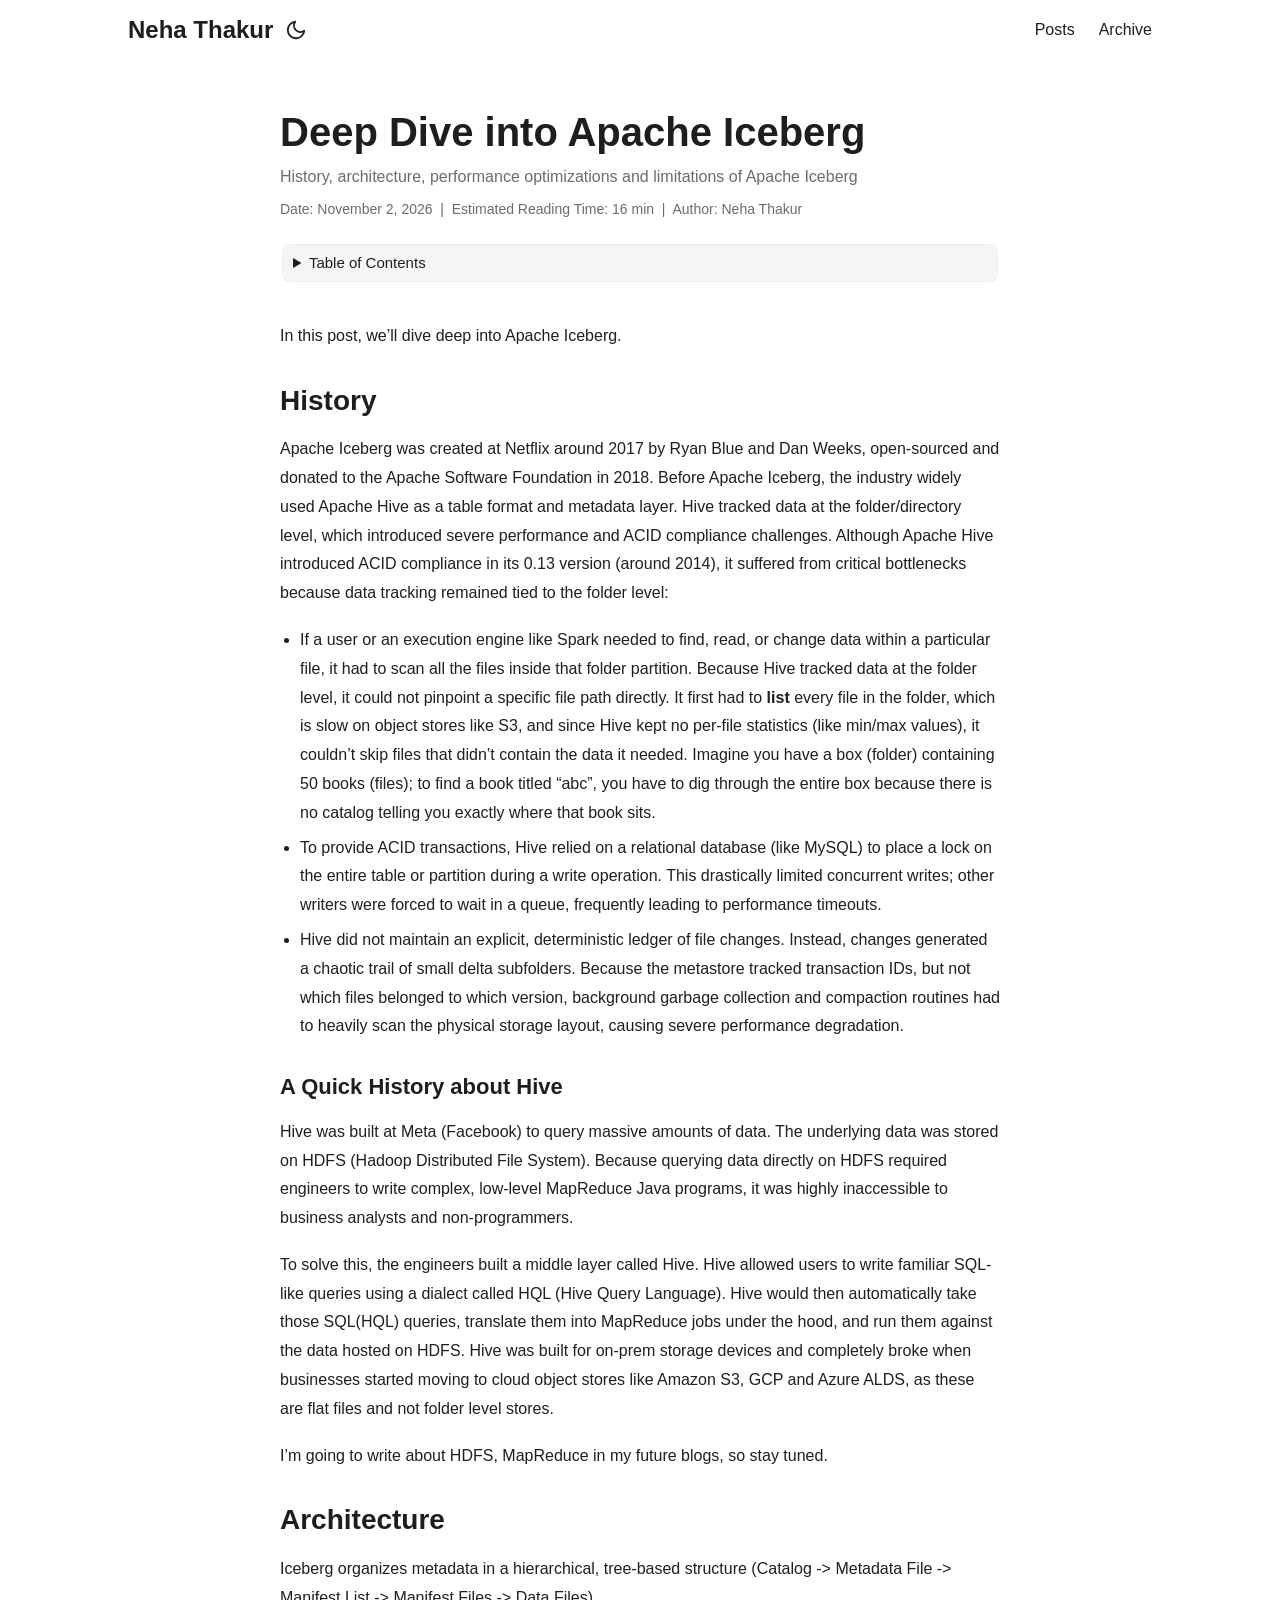
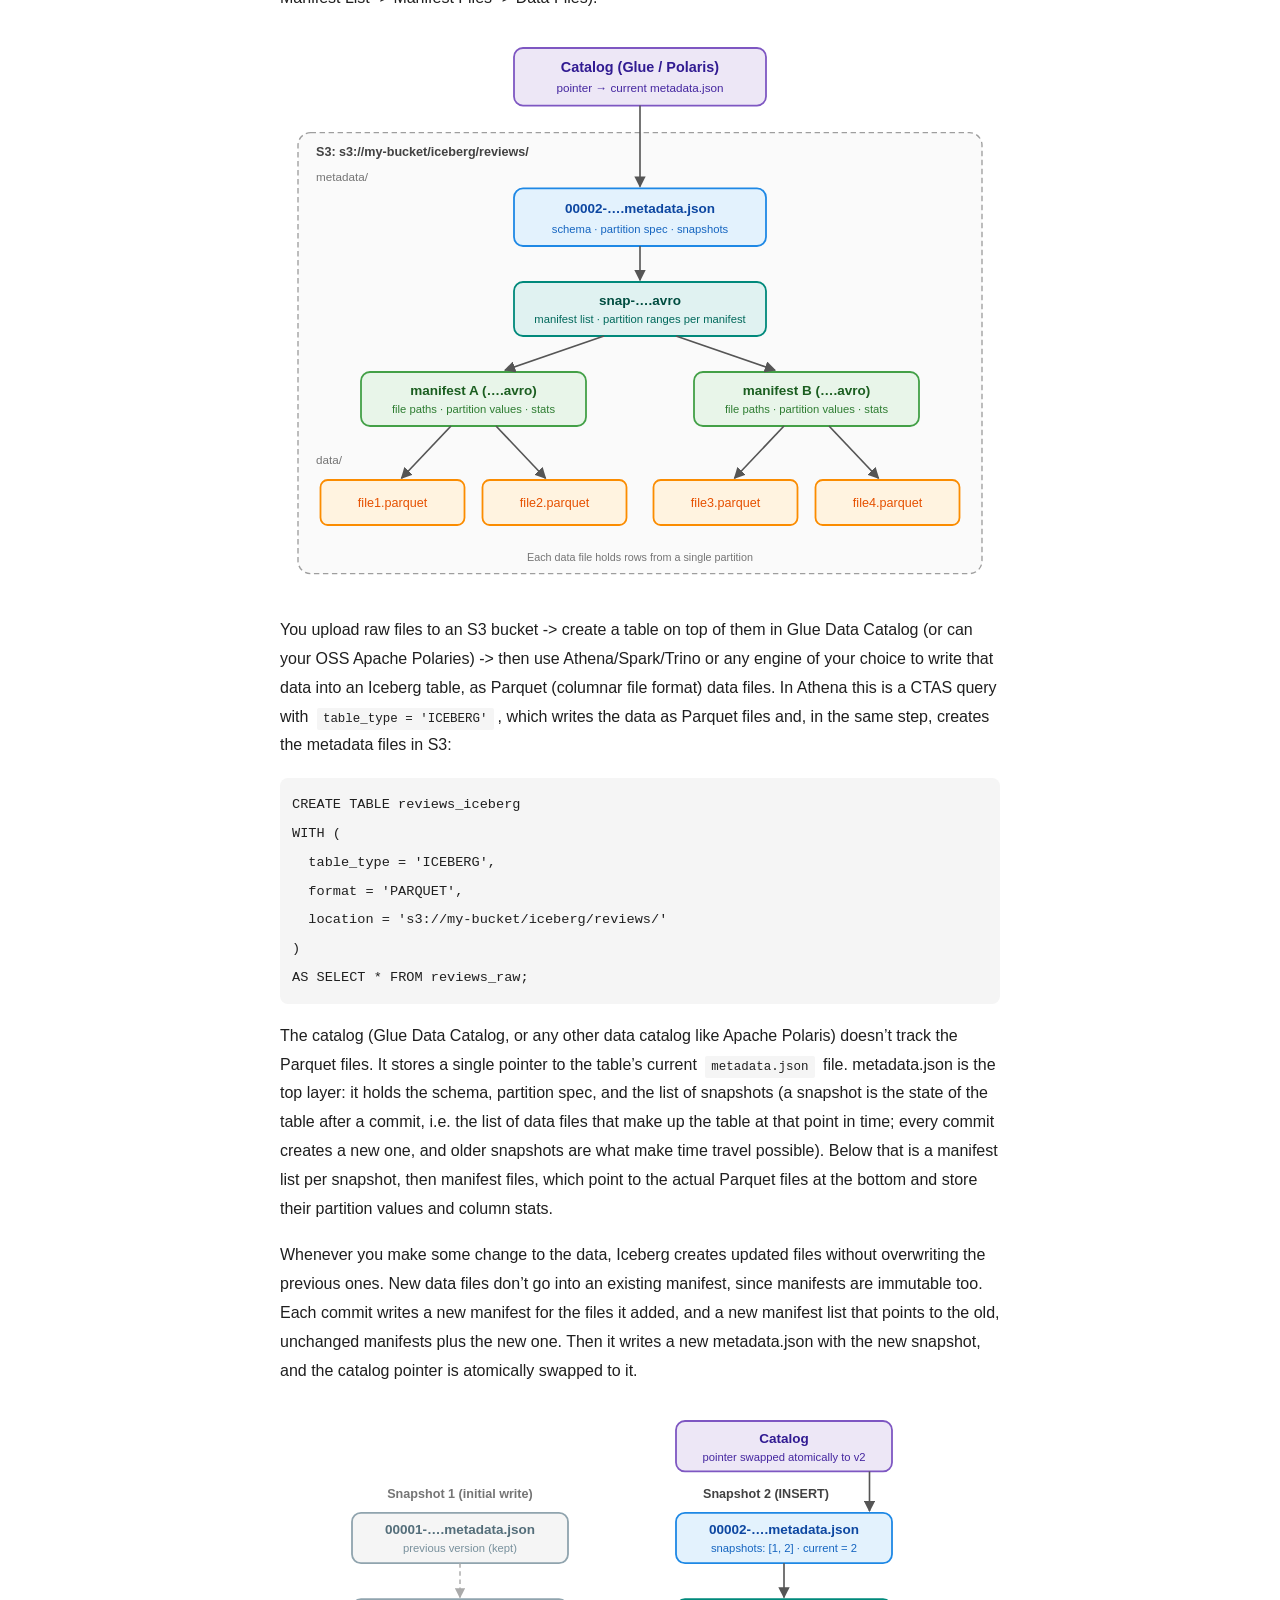
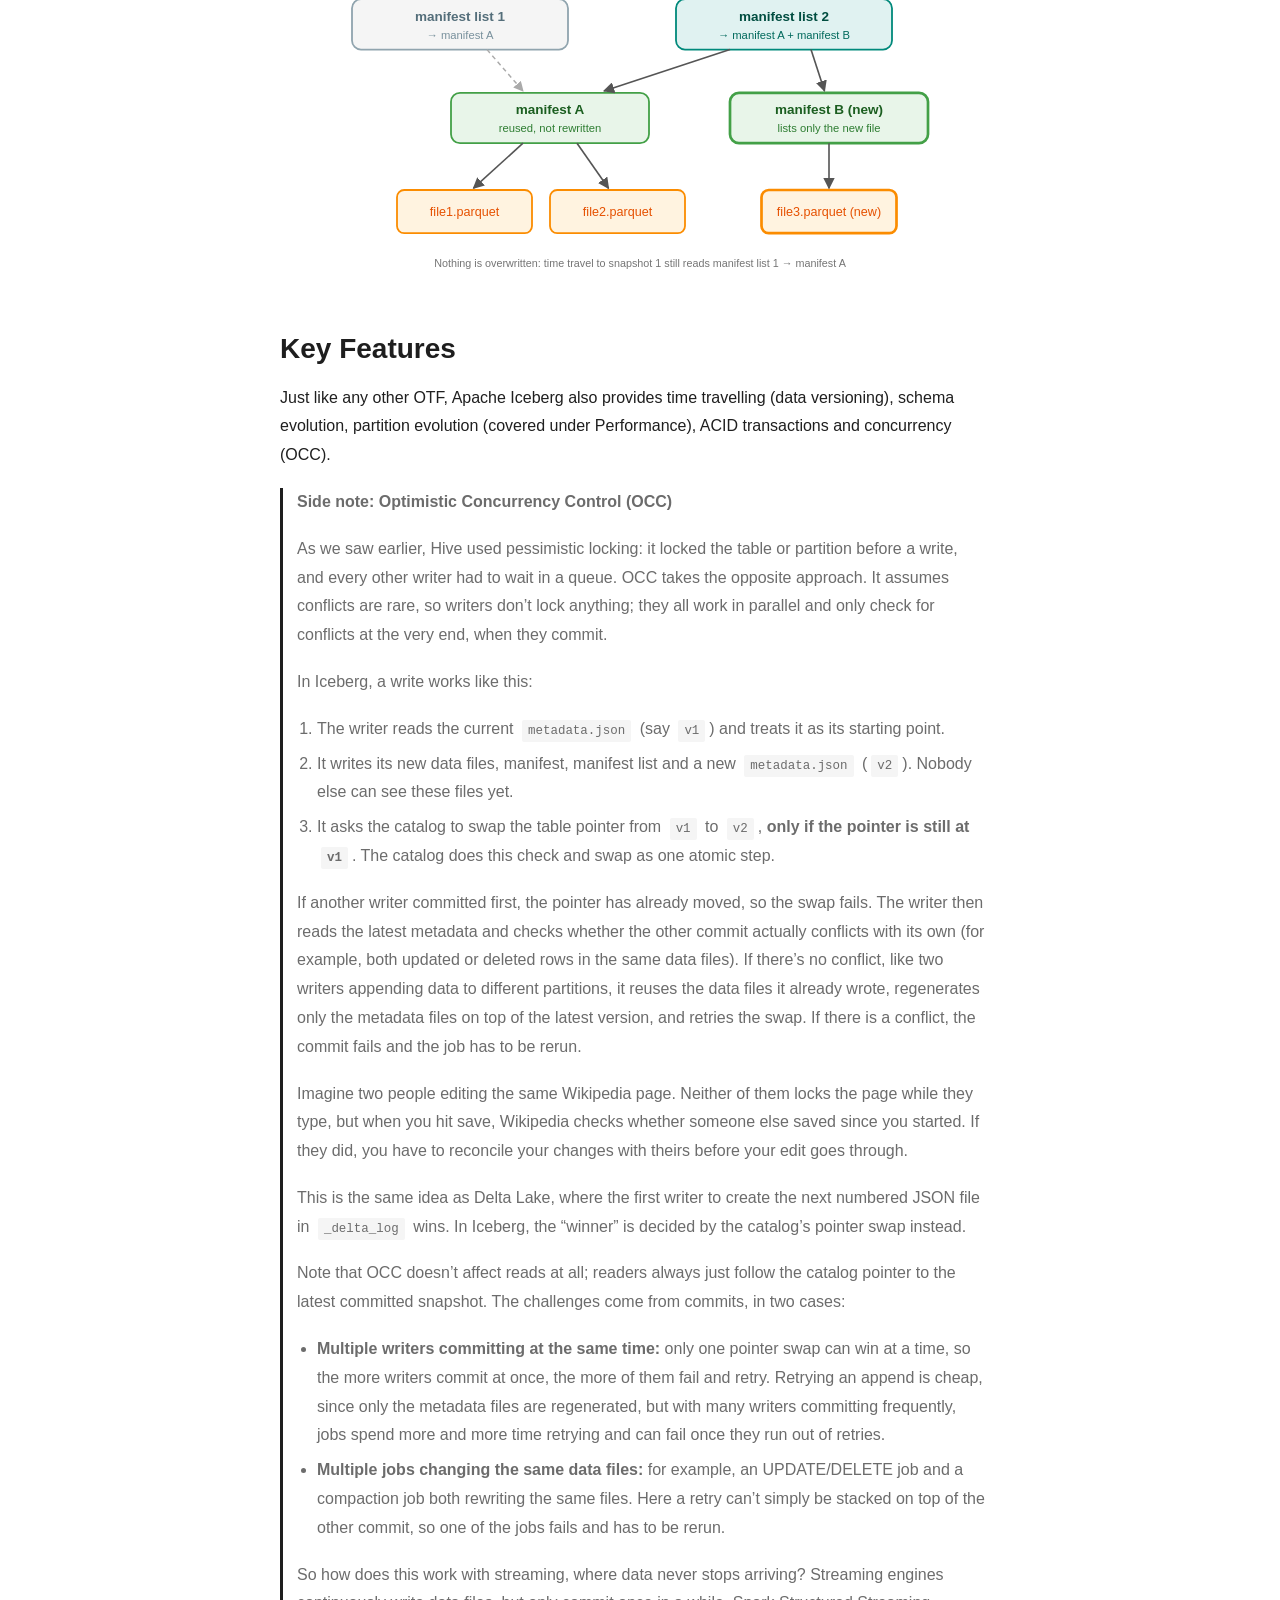
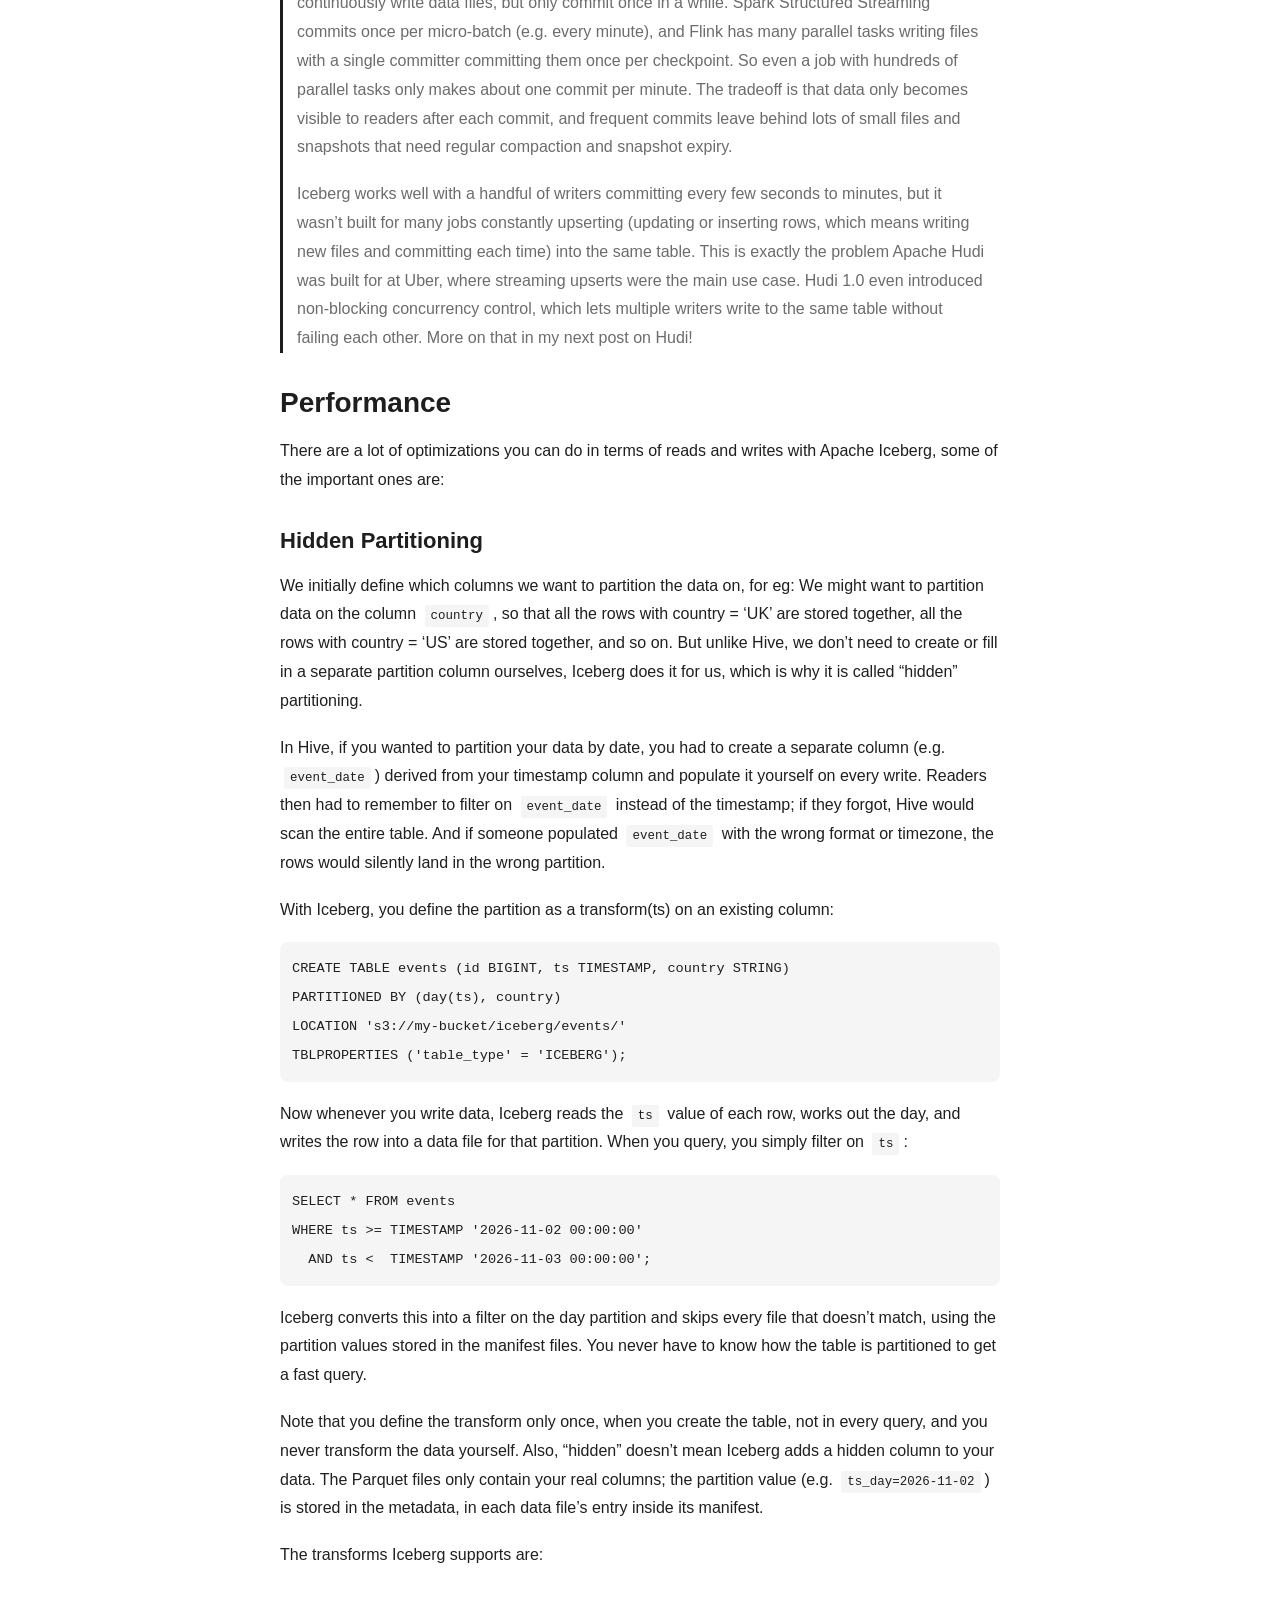
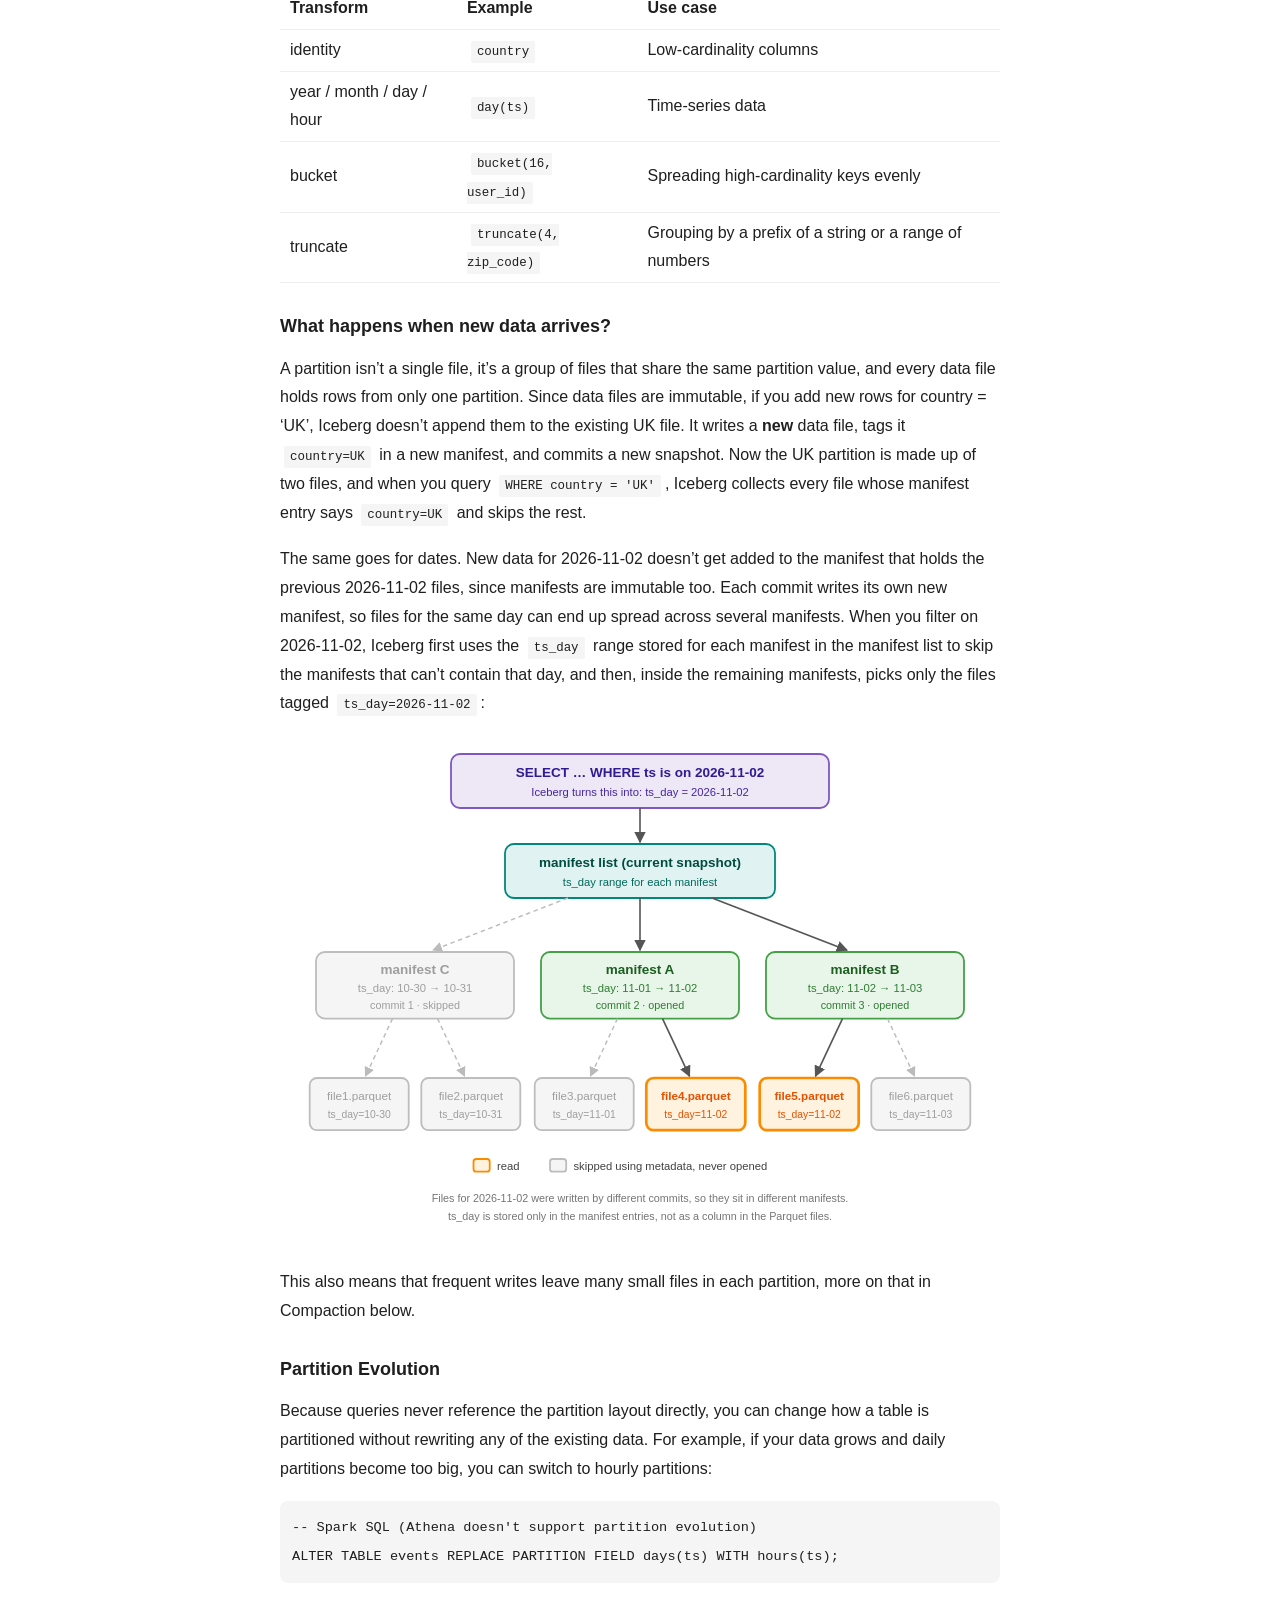
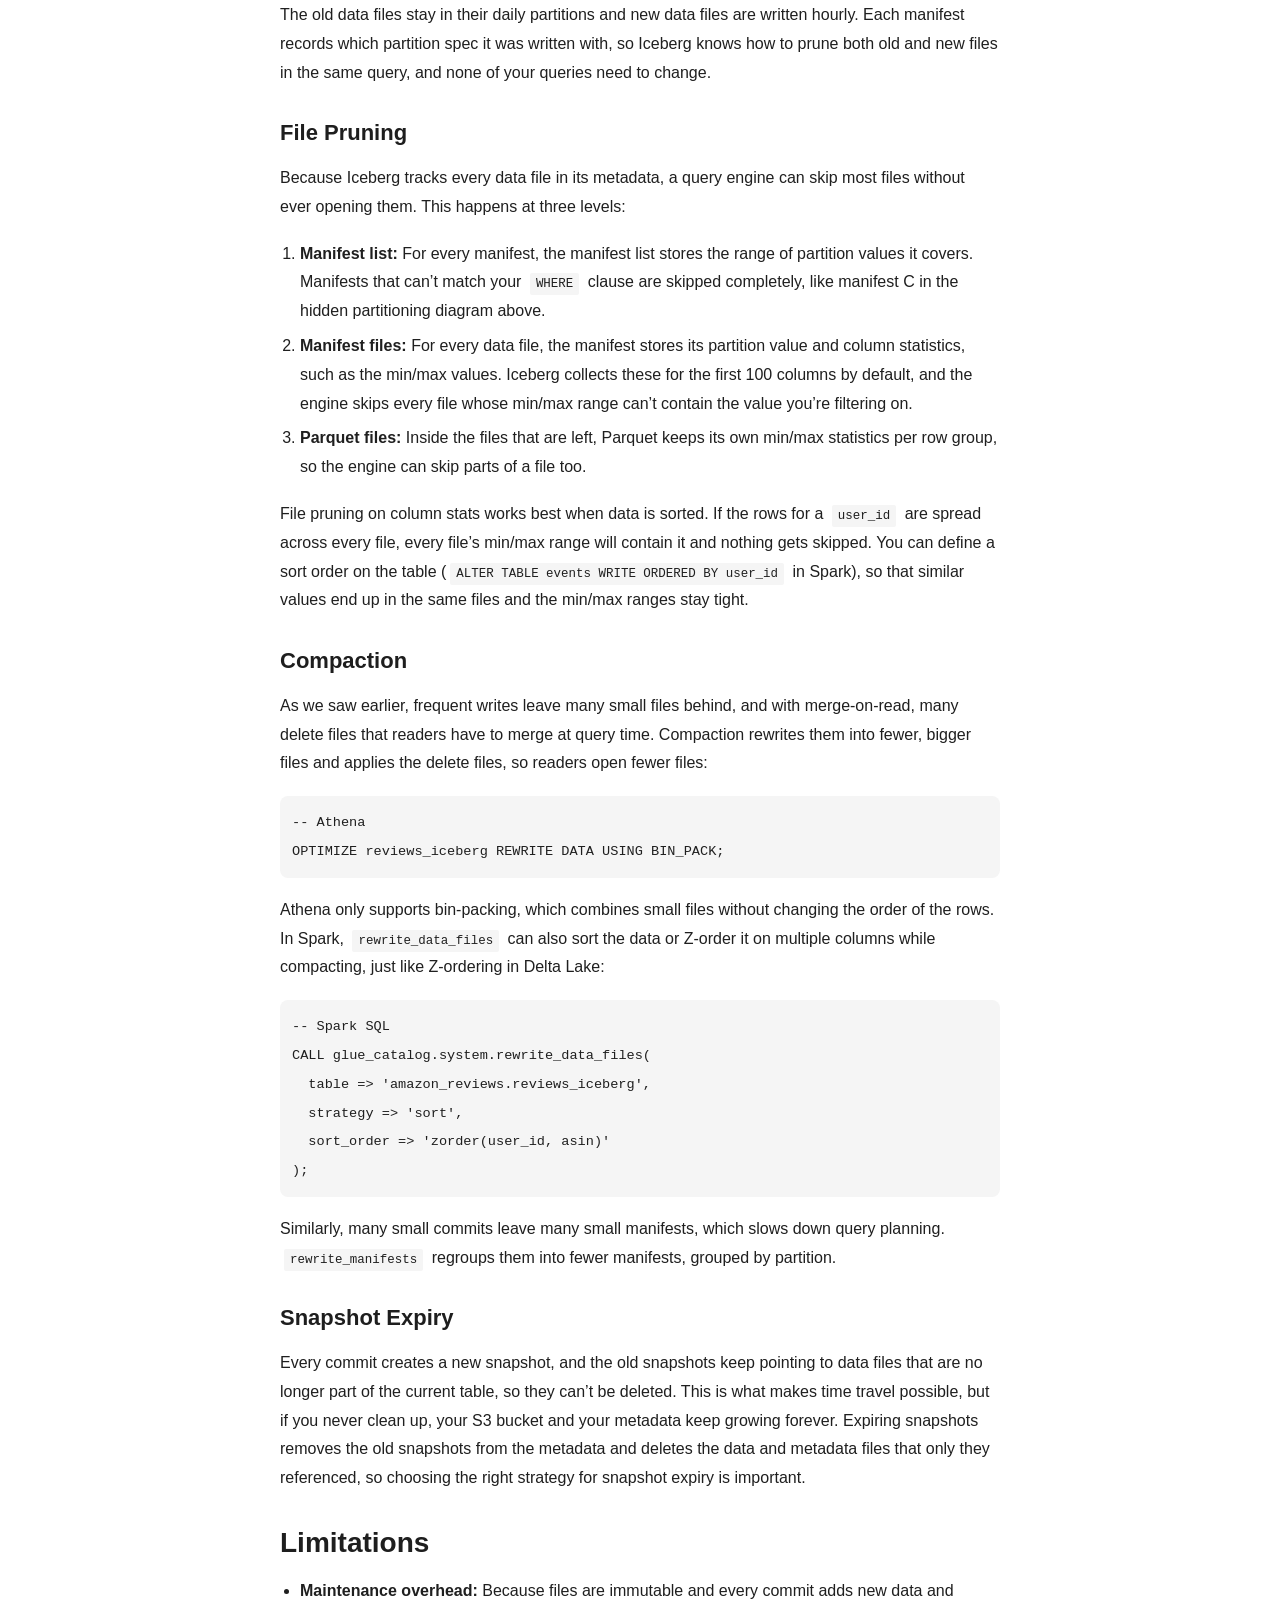
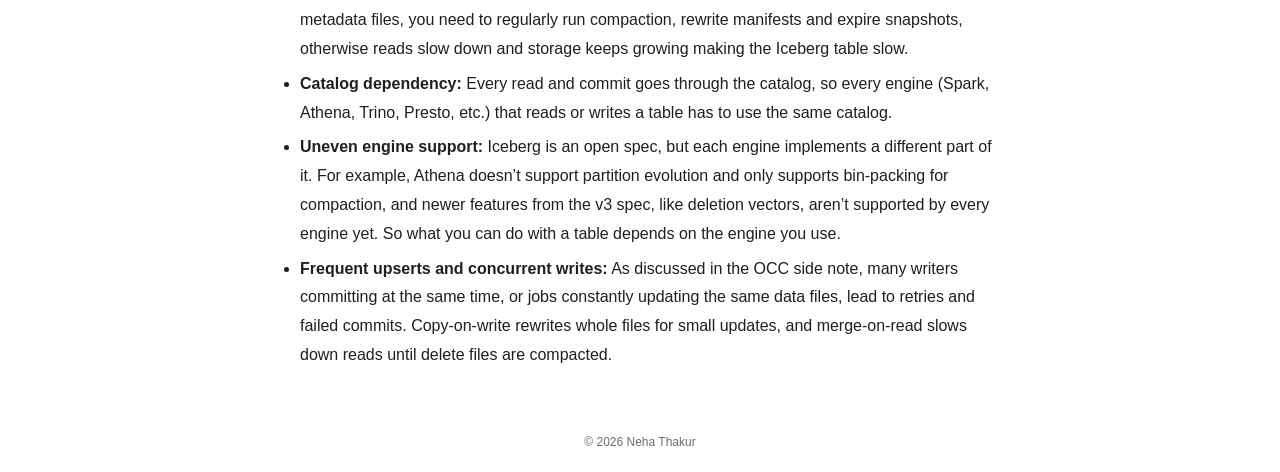
<file: 2026/11/02/deep-dive-into-apache-iceberg.html>
<!DOCTYPE html>
<html lang="en">
<head>
  <meta charset="utf-8">
  <meta name="viewport" content="width=device-width, initial-scale=1">
  <!-- Begin Jekyll SEO tag v2.9.1 -->
<title>Deep Dive into Apache Iceberg | Neha Thakur</title>
<meta name="generator" content="Jekyll v4.4.1" />
<meta property="og:title" content="Deep Dive into Apache Iceberg" />
<meta name="author" content="Neha Thakur" />
<meta property="og:locale" content="en_US" />
<meta name="description" content="History, architecture, performance optimizations and limitations of Apache Iceberg" />
<meta name="twitter:description" property="og:description" content="History, architecture, performance optimizations and limitations of Apache Iceberg" />
<link rel="canonical" href="https://nehabthakur.github.io/2026/11/02/deep-dive-into-apache-iceberg.html" />
<meta property="og:url" content="https://nehabthakur.github.io/2026/11/02/deep-dive-into-apache-iceberg.html" />
<meta property="og:site_name" content="Neha Thakur" />
<meta property="og:type" content="article" />
<meta property="article:published_time" content="2026-11-02T00:00:00+00:00" />
<meta property="article:modified_time" content="2026-11-02T00:00:00+00:00" />
<meta name="twitter:card" content="summary" />
<meta name="twitter:title" content="Deep Dive into Apache Iceberg" />
<script type="application/ld+json">
{"@context":"https://schema.org","@type":"BlogPosting","author":{"@type":"Person","name":"Neha Thakur"},"dateModified":"2026-11-02T00:00:00+00:00","datePublished":"2026-11-02T00:00:00+00:00","description":"History, architecture, performance optimizations and limitations of Apache Iceberg","headline":"Deep Dive into Apache Iceberg","mainEntityOfPage":{"@type":"WebPage","@id":"https://nehabthakur.github.io/2026/11/02/deep-dive-into-apache-iceberg.html"},"url":"https://nehabthakur.github.io/2026/11/02/deep-dive-into-apache-iceberg.html"}</script>
<!-- End Jekyll SEO tag -->

  <link type="application/atom+xml" rel="alternate" href="https://nehabthakur.github.io/feed.xml" title="Neha Thakur" />
  <link rel="stylesheet" href="/assets/css/style.css">
  <script>
    // Apply saved/system theme before paint to avoid a flash
    (function () {
      var pref = localStorage.getItem("pref-theme");
      if (pref === "dark" || (!pref && window.matchMedia("(prefers-color-scheme: dark)").matches)) {
        document.documentElement.classList.add("dark");
      }
    })();
  </script>
</head>
<body id="top">
  <header class="header">
    <nav class="nav">
      <div class="logo">
        <a href="/">Neha Thakur</a>
        <button id="theme-toggle" title="Toggle theme" aria-label="Toggle theme">
          <svg id="moon" xmlns="http://www.w3.org/2000/svg" width="22" height="22" viewBox="0 0 24 24" fill="none" stroke="currentColor" stroke-width="2" stroke-linecap="round" stroke-linejoin="round"><path d="M21 12.79A9 9 0 1 1 11.21 3 7 7 0 0 0 21 12.79z"></path></svg>
          <svg id="sun" xmlns="http://www.w3.org/2000/svg" width="22" height="22" viewBox="0 0 24 24" fill="none" stroke="currentColor" stroke-width="2" stroke-linecap="round" stroke-linejoin="round"><circle cx="12" cy="12" r="5"></circle><line x1="12" y1="1" x2="12" y2="3"></line><line x1="12" y1="21" x2="12" y2="23"></line><line x1="4.22" y1="4.22" x2="5.64" y2="5.64"></line><line x1="18.36" y1="18.36" x2="19.78" y2="19.78"></line><line x1="1" y1="12" x2="3" y2="12"></line><line x1="21" y1="12" x2="23" y2="12"></line><line x1="4.22" y1="19.78" x2="5.64" y2="18.36"></line><line x1="18.36" y1="5.64" x2="19.78" y2="4.22"></line></svg>
        </button>
      </div>
      <ul class="menu">
        <li><a href="/" >Posts</a></li>
        <li><a href="/archive/" >Archive</a></li>
      </ul>
    </nav>
  </header>

  <main class="main">
    

<article class="post-single">
  <header class="post-header">
    <h1 class="post-title">Deep Dive into Apache Iceberg</h1>
    <p class="post-description">History, architecture, performance optimizations and limitations of Apache Iceberg</p>
    <div class="post-meta">
      Date: November 2, 2026&nbsp;&nbsp;|&nbsp;&nbsp;Estimated Reading Time: 16 min&nbsp;&nbsp;|&nbsp;&nbsp;Author: Neha Thakur
    </div>
  </header>

  <div class="toc" id="toc" hidden>
    <details>
      <summary>Table of Contents</summary>
      <div class="inner"><ul id="toc-list"></ul></div>
    </details>
  </div>

  <div class="post-content">
    <p>In this post, we’ll dive deep into Apache Iceberg.</p>

<h2 id="history">History</h2>

<p>Apache Iceberg was created at Netflix around 2017 by Ryan Blue and Dan Weeks, open-sourced and donated to the Apache Software Foundation in 2018. Before Apache Iceberg, the industry widely used Apache Hive as a table format and metadata layer. Hive tracked data at the folder/directory level, which introduced severe performance and ACID compliance challenges. Although Apache Hive introduced ACID compliance in its 0.13 version (around 2014), it suffered from critical bottlenecks because data tracking remained tied to the folder level:</p>

<ul>
  <li>If a user or an execution engine like Spark needed to find, read, or change data within a particular file, it had to scan all the files inside that folder partition. Because Hive tracked data at the folder level, it could not pinpoint a specific file path directly. It first had to <strong>list</strong> every file in the folder, which is slow on object stores like S3, and since Hive kept no per-file statistics (like min/max values), it couldn’t skip files that didn’t contain the data it needed. Imagine you have a box (folder) containing 50 books (files); to find a book titled “abc”, you have to dig through the entire box because there is no catalog telling you exactly where that book sits.</li>
  <li>To provide ACID transactions, Hive relied on a relational database (like MySQL) to place a lock on the entire table or partition during a write operation. This drastically limited concurrent writes; other writers were forced to wait in a queue, frequently leading to performance timeouts.</li>
  <li>Hive did not maintain an explicit, deterministic ledger of file changes. Instead, changes generated a chaotic trail of small delta subfolders. Because the metastore tracked transaction IDs, but not which files belonged to which version, background garbage collection and compaction routines had to heavily scan the physical storage layout, causing severe performance degradation.</li>
</ul>

<h3 id="a-quick-history-about-hive">A Quick History about Hive</h3>

<p>Hive was built at Meta (Facebook) to query massive amounts of data. The underlying data was stored on HDFS (Hadoop Distributed File System). Because querying data directly on HDFS required engineers to write complex, low-level MapReduce Java programs, it was highly inaccessible to business analysts and non-programmers.</p>

<p>To solve this, the engineers built a middle layer called Hive. Hive allowed users to write familiar SQL-like queries using a dialect called HQL (Hive Query Language). Hive would then automatically take those SQL(HQL) queries, translate them into MapReduce jobs under the hood, and run them against the data hosted on HDFS.
Hive was built for on-prem storage devices and completely broke when businesses started moving to cloud object stores like Amazon S3, GCP and Azure ALDS, as these are flat files and not folder level stores.</p>

<p>I’m going to write about HDFS, MapReduce in my future blogs, so stay tuned.</p>

<h2 id="architecture">Architecture</h2>

<p>Iceberg organizes metadata in a hierarchical, tree-based structure (Catalog -&gt; Metadata File -&gt; Manifest List -&gt; Manifest Files -&gt; Data Files).</p>

<p><img src="/assets/images/iceberg-architecture.svg" alt="Apache Iceberg architecture: the catalog points to the current metadata.json, which points to a manifest list, which points to manifest files, which point to Parquet data files in S3" /></p>

<p>You upload raw files to an S3 bucket -&gt; create a table on top of them in Glue Data Catalog (or can your OSS Apache Polaries) -&gt; then use Athena/Spark/Trino or any engine of your choice to write that data into an Iceberg table, as Parquet (columnar file format) data files. In Athena this is a CTAS query with <code class="language-plaintext highlighter-rouge">table_type = 'ICEBERG'</code>, which writes the data as Parquet files and, in the same step, creates the metadata files in S3:</p>

<div class="language-sql highlighter-rouge"><div class="highlight"><pre class="highlight"><code><span class="k">CREATE</span> <span class="k">TABLE</span> <span class="n">reviews_iceberg</span>
<span class="k">WITH</span> <span class="p">(</span>
  <span class="n">table_type</span> <span class="o">=</span> <span class="s1">'ICEBERG'</span><span class="p">,</span>
  <span class="n">format</span> <span class="o">=</span> <span class="s1">'PARQUET'</span><span class="p">,</span>
  <span class="k">location</span> <span class="o">=</span> <span class="s1">'s3://my-bucket/iceberg/reviews/'</span>
<span class="p">)</span>
<span class="k">AS</span> <span class="k">SELECT</span> <span class="o">*</span> <span class="k">FROM</span> <span class="n">reviews_raw</span><span class="p">;</span>
</code></pre></div></div>

<p>The catalog (Glue Data Catalog, or any other data catalog like Apache Polaris) doesn’t track the Parquet files. It stores a single pointer to the table’s current <code class="language-plaintext highlighter-rouge">metadata.json</code> file. metadata.json is the top layer: it holds the schema, partition spec, and the list of snapshots (a snapshot is the state of the table after a commit, i.e. the list of data files that make up the table at that point in time; every commit creates a new one, and older snapshots are what make time travel possible). Below that is a manifest list per snapshot, then manifest files, which point to the actual Parquet files at the bottom and store their partition values and column stats.</p>

<p>Whenever you make some change to the data, Iceberg creates updated files without overwriting the previous ones. New data files don’t go into an existing manifest, since manifests are immutable too. Each commit writes a new manifest for the files it added, and a new manifest list that points to the old, unchanged manifests plus the new one. Then it writes a new metadata.json with the new snapshot, and the catalog pointer is atomically swapped to it.</p>

<p><img src="/assets/images/iceberg-snapshots.svg" alt="Two Iceberg snapshots: snapshot 2's manifest list reuses manifest A from snapshot 1 and adds a new manifest B for the newly written data file" /></p>

<h2 id="key-features">Key Features</h2>

<p>Just like any other OTF, Apache Iceberg also provides time travelling (data versioning), schema evolution, partition evolution (covered under Performance), ACID transactions and concurrency (OCC).</p>

<blockquote>
  <p><strong>Side note: Optimistic Concurrency Control (OCC)</strong></p>

  <p>As we saw earlier, Hive used pessimistic locking: it locked the table or partition before a write, and every other writer had to wait in a queue. OCC takes the opposite approach. It assumes conflicts are rare, so writers don’t lock anything; they all work in parallel and only check for conflicts at the very end, when they commit.</p>

  <p>In Iceberg, a write works like this:</p>

  <ol>
    <li>The writer reads the current <code class="language-plaintext highlighter-rouge">metadata.json</code> (say <code class="language-plaintext highlighter-rouge">v1</code>) and treats it as its starting point.</li>
    <li>It writes its new data files, manifest, manifest list and a new <code class="language-plaintext highlighter-rouge">metadata.json</code> (<code class="language-plaintext highlighter-rouge">v2</code>). Nobody else can see these files yet.</li>
    <li>It asks the catalog to swap the table pointer from <code class="language-plaintext highlighter-rouge">v1</code> to <code class="language-plaintext highlighter-rouge">v2</code>, <strong>only if the pointer is still at <code class="language-plaintext highlighter-rouge">v1</code></strong>. The catalog does this check and swap as one atomic step.</li>
  </ol>

  <p>If another writer committed first, the pointer has already moved, so the swap fails. The writer then reads the latest metadata and checks whether the other commit actually conflicts with its own (for example, both updated or deleted rows in the same data files). If there’s no conflict, like two writers appending data to different partitions, it reuses the data files it already wrote, regenerates only the metadata files on top of the latest version, and retries the swap. If there is a conflict, the commit fails and the job has to be rerun.</p>

  <p>Imagine two people editing the same Wikipedia page. Neither of them locks the page while they type, but when you hit save, Wikipedia checks whether someone else saved since you started. If they did, you have to reconcile your changes with theirs before your edit goes through.</p>

  <p>This is the same idea as Delta Lake, where the first writer to create the next numbered JSON file in <code class="language-plaintext highlighter-rouge">_delta_log</code> wins. In Iceberg, the “winner” is decided by the catalog’s pointer swap instead.</p>

  <p>Note that OCC doesn’t affect reads at all; readers always just follow the catalog pointer to the latest committed snapshot. The challenges come from commits, in two cases:</p>

  <ul>
    <li><strong>Multiple writers committing at the same time:</strong> only one pointer swap can win at a time, so the more writers commit at once, the more of them fail and retry. Retrying an append is cheap, since only the metadata files are regenerated, but with many writers committing frequently, jobs spend more and more time retrying and can fail once they run out of retries.</li>
    <li><strong>Multiple jobs changing the same data files:</strong> for example, an UPDATE/DELETE job and a compaction job both rewriting the same files. Here a retry can’t simply be stacked on top of the other commit, so one of the jobs fails and has to be rerun.</li>
  </ul>

  <p>So how does this work with streaming, where data never stops arriving? Streaming engines continuously write data files, but only commit once in a while. Spark Structured Streaming commits once per micro-batch (e.g. every minute), and Flink has many parallel tasks writing files with a single committer committing them once per checkpoint. So even a job with hundreds of parallel tasks only makes about one commit per minute. The tradeoff is that data only becomes visible to readers after each commit, and frequent commits leave behind lots of small files and snapshots that need regular compaction and snapshot expiry.</p>

  <p>Iceberg works well with a handful of writers committing every few seconds to minutes, but it wasn’t built for many jobs constantly upserting (updating or inserting rows, which means writing new files and committing each time) into the same table. This is exactly the problem Apache Hudi was built for at Uber, where streaming upserts were the main use case. Hudi 1.0 even introduced non-blocking concurrency control, which lets multiple writers write to the same table without failing each other. More on that in my next post on Hudi!</p>
</blockquote>

<h2 id="performance">Performance</h2>

<p>There are a lot of optimizations you can do in terms of reads and writes with Apache Iceberg, some of the important ones are:</p>

<h3 id="hidden-partitioning">Hidden Partitioning</h3>

<p>We initially define which columns we want to partition the data on, for eg: We might want to partition data on the column <code class="language-plaintext highlighter-rouge">country</code>, so that all the rows with country = ‘UK’ are stored together, all the rows with country = ‘US’ are stored together, and so on. But unlike Hive, we don’t need to create or fill in a separate partition column ourselves, Iceberg does it for us, which is why it is called “hidden” partitioning.</p>

<p>In Hive, if you wanted to partition your data by date, you had to create a separate column (e.g. <code class="language-plaintext highlighter-rouge">event_date</code>) derived from your timestamp column and populate it yourself on every write. Readers then had to remember to filter on <code class="language-plaintext highlighter-rouge">event_date</code> instead of the timestamp; if they forgot, Hive would scan the entire table. And if someone populated <code class="language-plaintext highlighter-rouge">event_date</code> with the wrong format or timezone, the rows would silently land in the wrong partition.</p>

<p>With Iceberg, you define the partition as a transform(ts) on an existing column:</p>

<div class="language-sql highlighter-rouge"><div class="highlight"><pre class="highlight"><code><span class="k">CREATE</span> <span class="k">TABLE</span> <span class="n">events</span> <span class="p">(</span><span class="n">id</span> <span class="nb">BIGINT</span><span class="p">,</span> <span class="n">ts</span> <span class="nb">TIMESTAMP</span><span class="p">,</span> <span class="n">country</span> <span class="n">STRING</span><span class="p">)</span>
<span class="n">PARTITIONED</span> <span class="k">BY</span> <span class="p">(</span><span class="k">day</span><span class="p">(</span><span class="n">ts</span><span class="p">),</span> <span class="n">country</span><span class="p">)</span>
<span class="k">LOCATION</span> <span class="s1">'s3://my-bucket/iceberg/events/'</span>
<span class="n">TBLPROPERTIES</span> <span class="p">(</span><span class="s1">'table_type'</span> <span class="o">=</span> <span class="s1">'ICEBERG'</span><span class="p">);</span>
</code></pre></div></div>

<p>Now whenever you write data, Iceberg reads the <code class="language-plaintext highlighter-rouge">ts</code> value of each row, works out the day, and writes the row into a data file for that partition. When you query, you simply filter on <code class="language-plaintext highlighter-rouge">ts</code>:</p>

<div class="language-sql highlighter-rouge"><div class="highlight"><pre class="highlight"><code><span class="k">SELECT</span> <span class="o">*</span> <span class="k">FROM</span> <span class="n">events</span>
<span class="k">WHERE</span> <span class="n">ts</span> <span class="o">&gt;=</span> <span class="nb">TIMESTAMP</span> <span class="s1">'2026-11-02 00:00:00'</span>
  <span class="k">AND</span> <span class="n">ts</span> <span class="o">&lt;</span>  <span class="nb">TIMESTAMP</span> <span class="s1">'2026-11-03 00:00:00'</span><span class="p">;</span>
</code></pre></div></div>

<p>Iceberg converts this into a filter on the day partition and skips every file that doesn’t match, using the partition values stored in the manifest files. You never have to know how the table is partitioned to get a fast query.</p>

<p>Note that you define the transform only once, when you create the table, not in every query, and you never transform the data yourself. Also, “hidden” doesn’t mean Iceberg adds a hidden column to your data. The Parquet files only contain your real columns; the partition value (e.g. <code class="language-plaintext highlighter-rouge">ts_day=2026-11-02</code>) is stored in the metadata, in each data file’s entry inside its manifest.</p>

<p>The transforms Iceberg supports are:</p>

<table>
  <thead>
    <tr>
      <th>Transform</th>
      <th>Example</th>
      <th>Use case</th>
    </tr>
  </thead>
  <tbody>
    <tr>
      <td>identity</td>
      <td><code class="language-plaintext highlighter-rouge">country</code></td>
      <td>Low-cardinality columns</td>
    </tr>
    <tr>
      <td>year / month / day / hour</td>
      <td><code class="language-plaintext highlighter-rouge">day(ts)</code></td>
      <td>Time-series data</td>
    </tr>
    <tr>
      <td>bucket</td>
      <td><code class="language-plaintext highlighter-rouge">bucket(16, user_id)</code></td>
      <td>Spreading high-cardinality keys evenly</td>
    </tr>
    <tr>
      <td>truncate</td>
      <td><code class="language-plaintext highlighter-rouge">truncate(4, zip_code)</code></td>
      <td>Grouping by a prefix of a string or a range of numbers</td>
    </tr>
  </tbody>
</table>

<h4 id="what-happens-when-new-data-arrives">What happens when new data arrives?</h4>

<p>A partition isn’t a single file, it’s a group of files that share the same partition value, and every data file holds rows from only one partition. Since data files are immutable, if you add new rows for country = ‘UK’, Iceberg doesn’t append them to the existing UK file. It writes a <strong>new</strong> data file, tags it <code class="language-plaintext highlighter-rouge">country=UK</code> in a new manifest, and commits a new snapshot. Now the UK partition is made up of two files, and when you query <code class="language-plaintext highlighter-rouge">WHERE country = 'UK'</code>, Iceberg collects every file whose manifest entry says <code class="language-plaintext highlighter-rouge">country=UK</code> and skips the rest.</p>

<p>The same goes for dates. New data for 2026-11-02 doesn’t get added to the manifest that holds the previous 2026-11-02 files, since manifests are immutable too. Each commit writes its own new manifest, so files for the same day can end up spread across several manifests. When you filter on 2026-11-02, Iceberg first uses the <code class="language-plaintext highlighter-rouge">ts_day</code> range stored for each manifest in the manifest list to skip the manifests that can’t contain that day, and then, inside the remaining manifests, picks only the files tagged <code class="language-plaintext highlighter-rouge">ts_day=2026-11-02</code>:</p>

<p><img src="/assets/images/iceberg-hidden-partitioning.svg" alt="Hidden partitioning: a query on 2026-11-02 skips manifest C using the manifest list ranges, then reads only the 2026-11-02 files from manifests A and B, which were written by different commits" /></p>

<p>This also means that frequent writes leave many small files in each partition, more on that in Compaction below.</p>

<h4 id="partition-evolution">Partition Evolution</h4>

<p>Because queries never reference the partition layout directly, you can change how a table is partitioned without rewriting any of the existing data. For example, if your data grows and daily partitions become too big, you can switch to hourly partitions:</p>

<div class="language-sql highlighter-rouge"><div class="highlight"><pre class="highlight"><code><span class="c1">-- Spark SQL (Athena doesn't support partition evolution)</span>
<span class="k">ALTER</span> <span class="k">TABLE</span> <span class="n">events</span> <span class="k">REPLACE</span> <span class="k">PARTITION</span> <span class="n">FIELD</span> <span class="n">days</span><span class="p">(</span><span class="n">ts</span><span class="p">)</span> <span class="k">WITH</span> <span class="n">hours</span><span class="p">(</span><span class="n">ts</span><span class="p">);</span>
</code></pre></div></div>

<p>The old data files stay in their daily partitions and new data files are written hourly. Each manifest records which partition spec it was written with, so Iceberg knows how to prune both old and new files in the same query, and none of your queries need to change.</p>

<h3 id="file-pruning">File Pruning</h3>

<p>Because Iceberg tracks every data file in its metadata, a query engine can skip most files without ever opening them. This happens at three levels:</p>

<ol>
  <li><strong>Manifest list:</strong> For every manifest, the manifest list stores the range of partition values it covers. Manifests that can’t match your <code class="language-plaintext highlighter-rouge">WHERE</code> clause are skipped completely, like manifest C in the hidden partitioning diagram above.</li>
  <li><strong>Manifest files:</strong> For every data file, the manifest stores its partition value and column statistics, such as the min/max values. Iceberg collects these for the first 100 columns by default, and the engine skips every file whose min/max range can’t contain the value you’re filtering on.</li>
  <li><strong>Parquet files:</strong> Inside the files that are left, Parquet keeps its own min/max statistics per row group, so the engine can skip parts of a file too.</li>
</ol>

<p>File pruning on column stats works best when data is sorted. If the rows for a <code class="language-plaintext highlighter-rouge">user_id</code> are spread across every file, every file’s min/max range will contain it and nothing gets skipped. You can define a sort order on the table (<code class="language-plaintext highlighter-rouge">ALTER TABLE events WRITE ORDERED BY user_id</code> in Spark), so that similar values end up in the same files and the min/max ranges stay tight.</p>

<h3 id="compaction">Compaction</h3>

<p>As we saw earlier, frequent writes leave many small files behind, and with merge-on-read, many delete files that readers have to merge at query time. Compaction rewrites them into fewer, bigger files and applies the delete files, so readers open fewer files:</p>

<div class="language-sql highlighter-rouge"><div class="highlight"><pre class="highlight"><code><span class="c1">-- Athena</span>
<span class="n">OPTIMIZE</span> <span class="n">reviews_iceberg</span> <span class="n">REWRITE</span> <span class="k">DATA</span> <span class="k">USING</span> <span class="n">BIN_PACK</span><span class="p">;</span>
</code></pre></div></div>

<p>Athena only supports bin-packing, which combines small files without changing the order of the rows. In Spark, <code class="language-plaintext highlighter-rouge">rewrite_data_files</code> can also sort the data or Z-order it on multiple columns while compacting, just like Z-ordering in Delta Lake:</p>

<div class="language-sql highlighter-rouge"><div class="highlight"><pre class="highlight"><code><span class="c1">-- Spark SQL</span>
<span class="k">CALL</span> <span class="n">glue_catalog</span><span class="p">.</span><span class="k">system</span><span class="p">.</span><span class="n">rewrite_data_files</span><span class="p">(</span>
  <span class="k">table</span> <span class="o">=&gt;</span> <span class="s1">'amazon_reviews.reviews_iceberg'</span><span class="p">,</span>
  <span class="n">strategy</span> <span class="o">=&gt;</span> <span class="s1">'sort'</span><span class="p">,</span>
  <span class="n">sort_order</span> <span class="o">=&gt;</span> <span class="s1">'zorder(user_id, asin)'</span>
<span class="p">);</span>
</code></pre></div></div>

<p>Similarly, many small commits leave many small manifests, which slows down query planning. <code class="language-plaintext highlighter-rouge">rewrite_manifests</code> regroups them into fewer manifests, grouped by partition.</p>

<h3 id="snapshot-expiry">Snapshot Expiry</h3>

<p>Every commit creates a new snapshot, and the old snapshots keep pointing to data files that are no longer part of the current table, so they can’t be deleted. This is what makes time travel possible, but if you never clean up, your S3 bucket and your metadata keep growing forever. Expiring snapshots removes the old snapshots from the metadata and deletes the data and metadata files that only they referenced, so choosing the right strategy for snapshot expiry is important.</p>

<h2 id="limitations">Limitations</h2>

<ul>
  <li><strong>Maintenance overhead:</strong> Because files are immutable and every commit adds new data and metadata files, you need to regularly run compaction, rewrite manifests and expire snapshots, otherwise reads slow down and storage keeps growing making the Iceberg table slow.</li>
  <li><strong>Catalog dependency:</strong> Every read and commit goes through the catalog, so every engine (Spark, Athena, Trino, Presto, etc.) that reads or writes a table has to use the same catalog.</li>
  <li><strong>Uneven engine support:</strong> Iceberg is an open spec, but each engine implements a different part of it. For example, Athena doesn’t support partition evolution and only supports bin-packing for compaction, and newer features from the v3 spec, like deletion vectors, aren’t supported by every engine yet. So what you can do with a table depends on the engine you use.</li>
  <li><strong>Frequent upserts and concurrent writes:</strong> As discussed in the OCC side note, many writers committing at the same time, or jobs constantly updating the same data files, lead to retries and failed commits. Copy-on-write rewrites whole files for small updates, and merge-on-read slows down reads until delete files are compacted.</li>
</ul>

  </div>
</article>

<script>
  // Build the table of contents from the post's h2/h3 headings
  (function () {
    var headings = document.querySelectorAll(".post-content h2[id], .post-content h3[id]");
    if (!headings.length) return;
    var list = document.getElementById("toc-list");
    headings.forEach(function (h) {
      var li = document.createElement("li");
      if (h.tagName === "H3") li.className = "toc-sub";
      var a = document.createElement("a");
      a.href = "#" + h.id;
      a.textContent = h.textContent;
      li.appendChild(a);
      list.appendChild(li);
    });
    document.getElementById("toc").hidden = false;
  })();
</script>
  </main>

  <footer class="footer">
    <span>&copy; 2026 <a href="/">Neha Thakur</a></span>
  </footer>

  <script>
    document.getElementById("theme-toggle").addEventListener("click", function () {
      var dark = document.documentElement.classList.toggle("dark");
      localStorage.setItem("pref-theme", dark ? "dark" : "light");
    });
  </script>
</body>
</html>
</file>
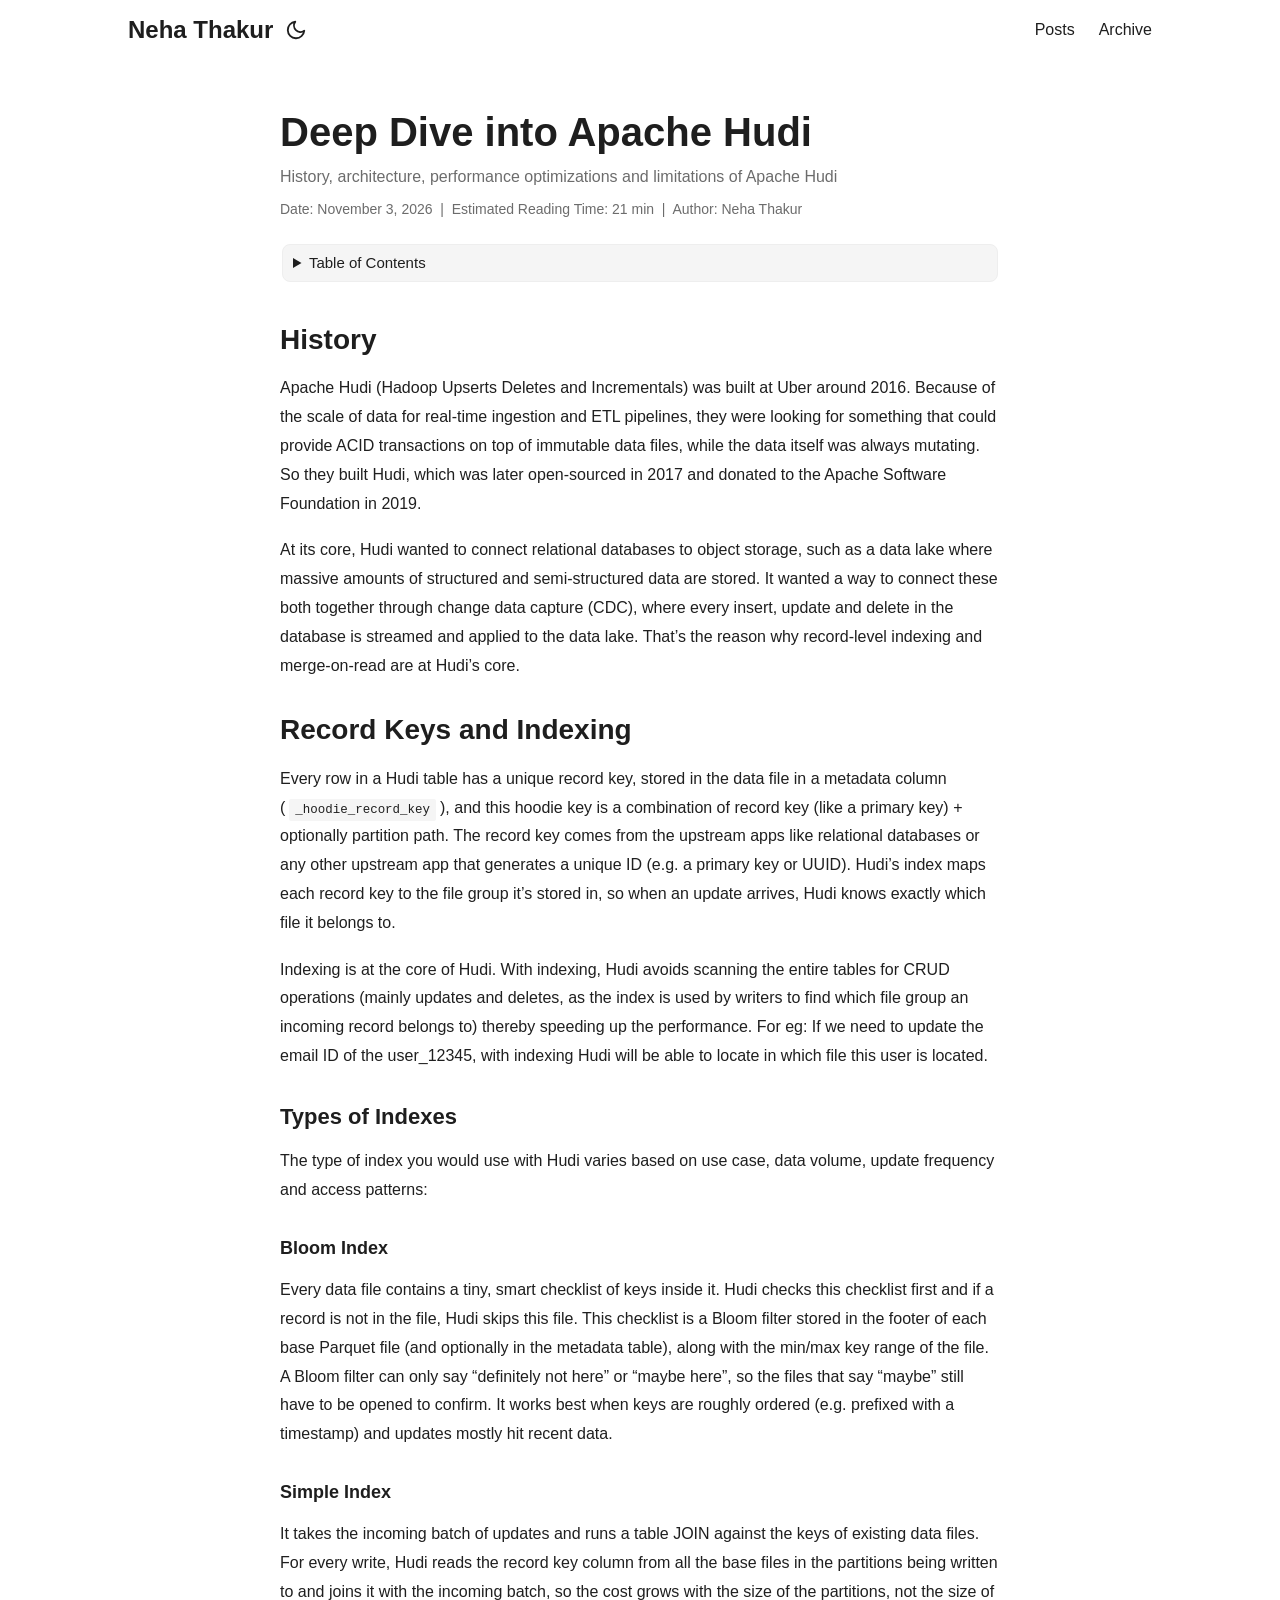
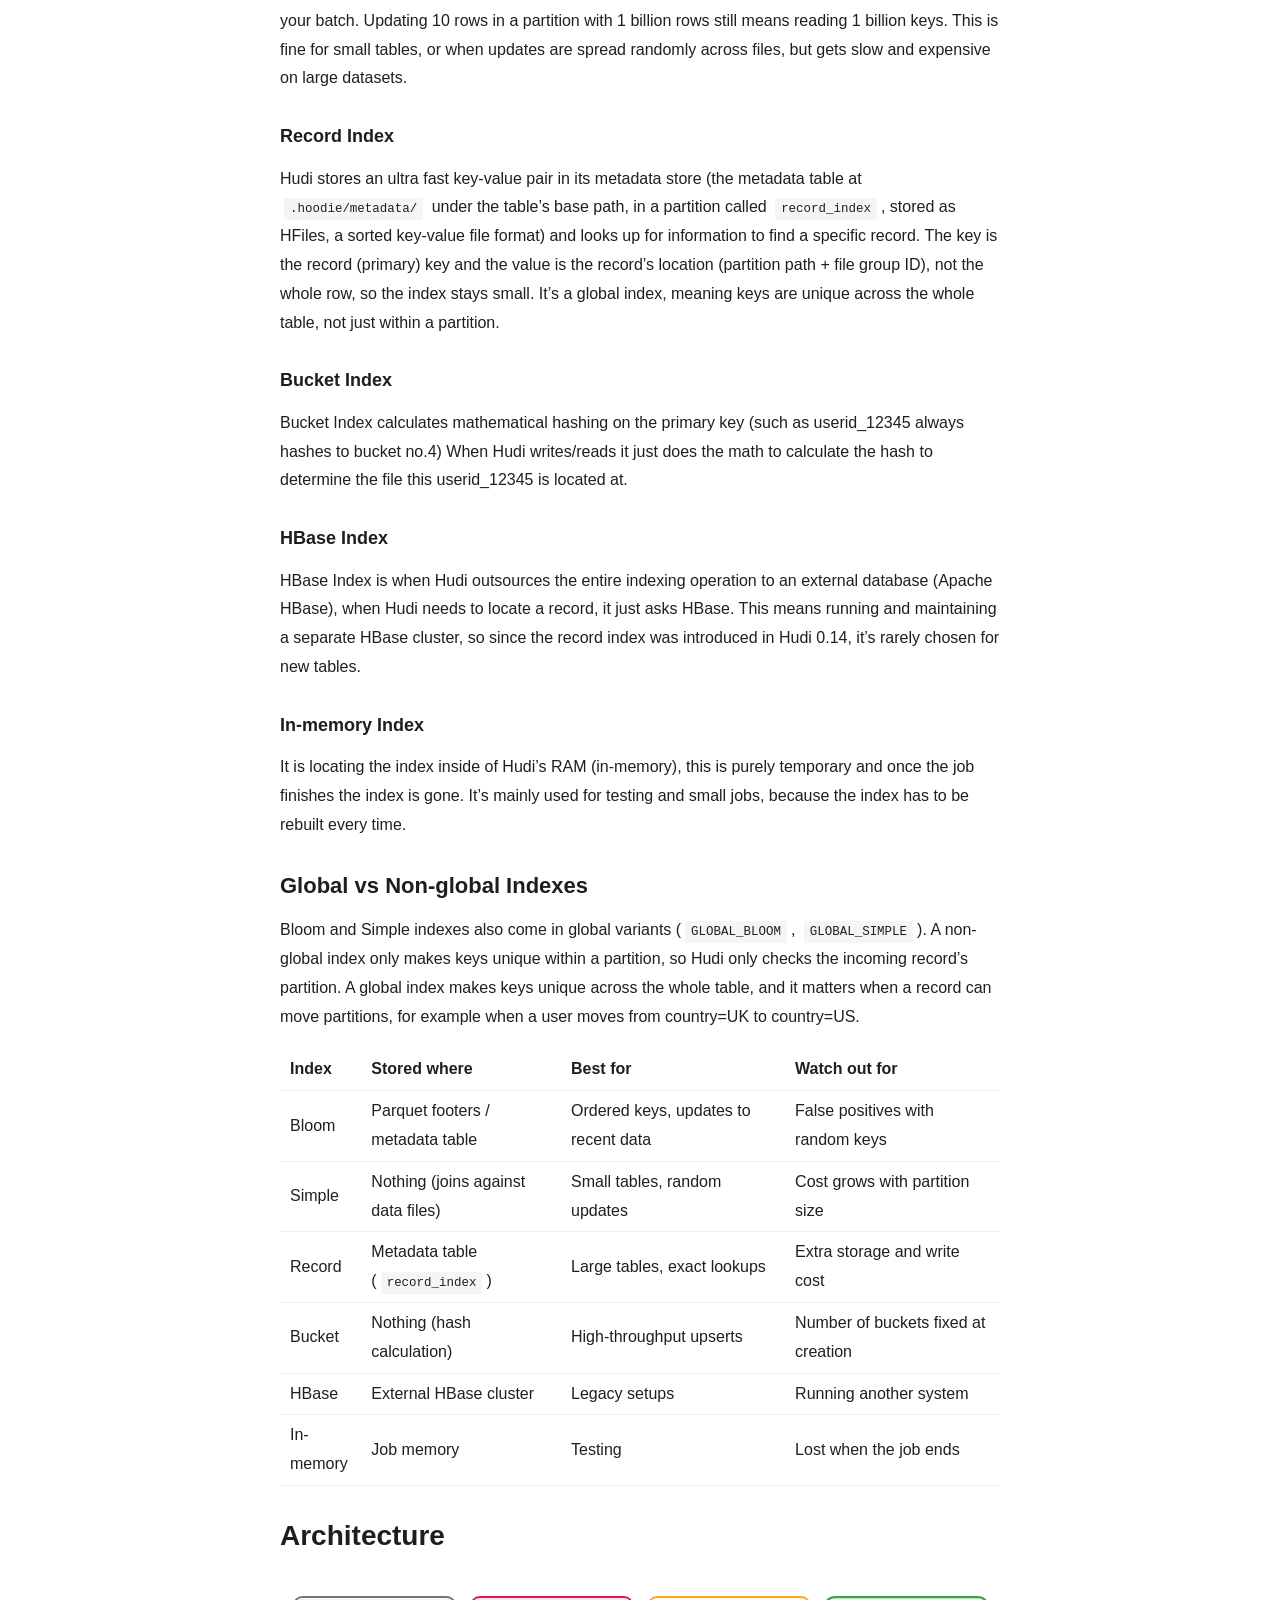
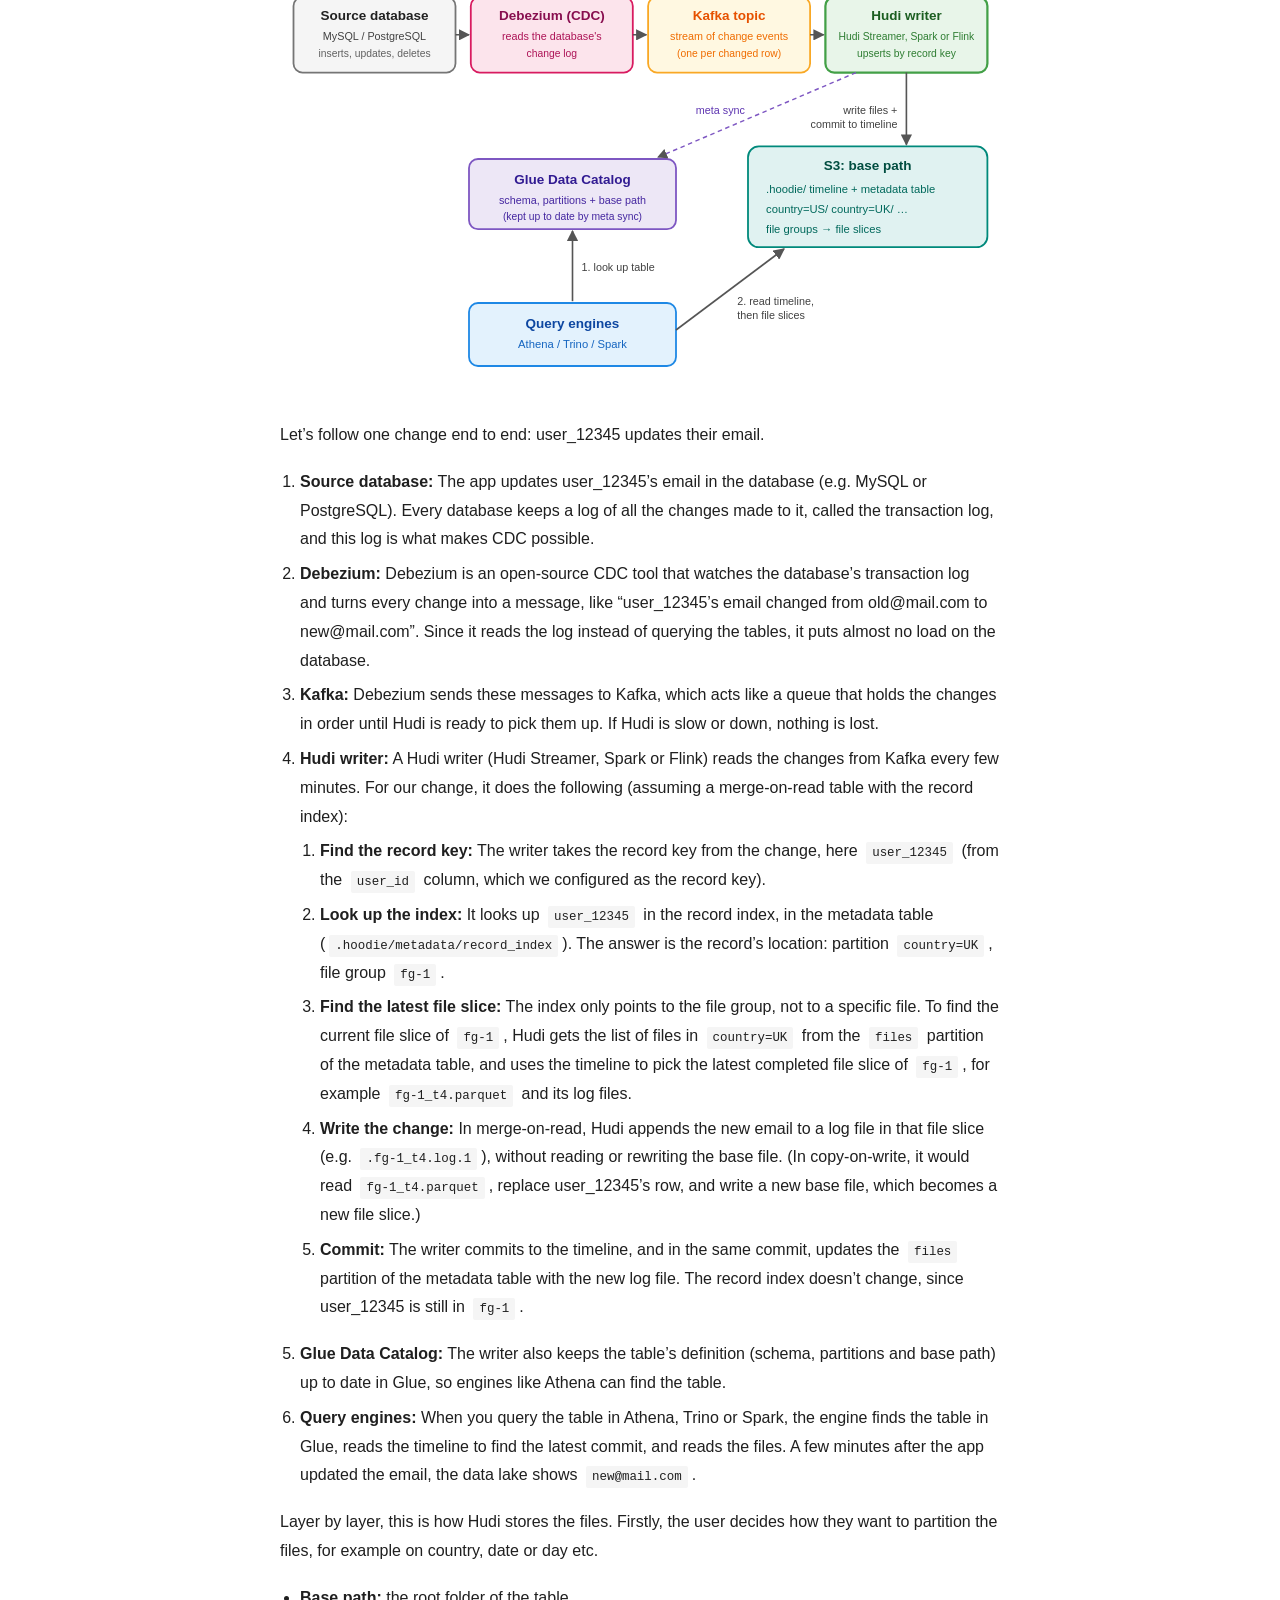
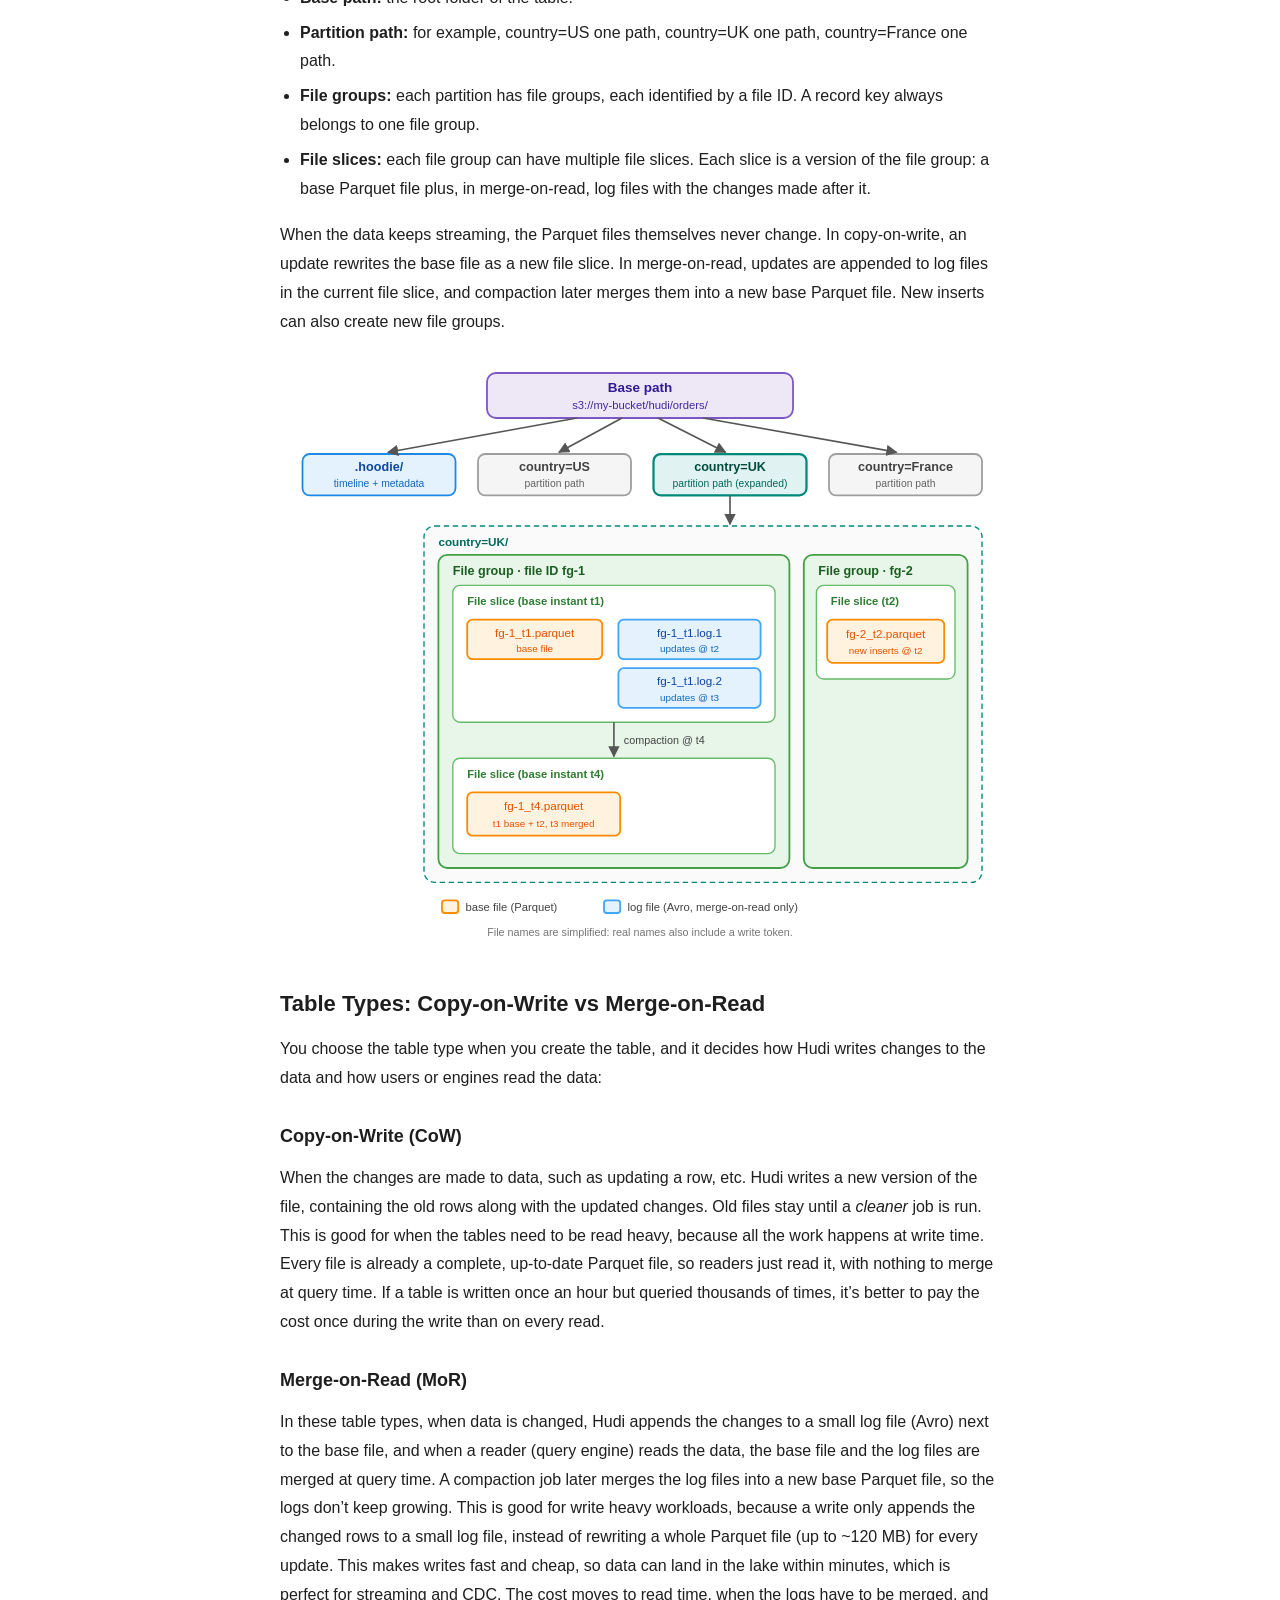
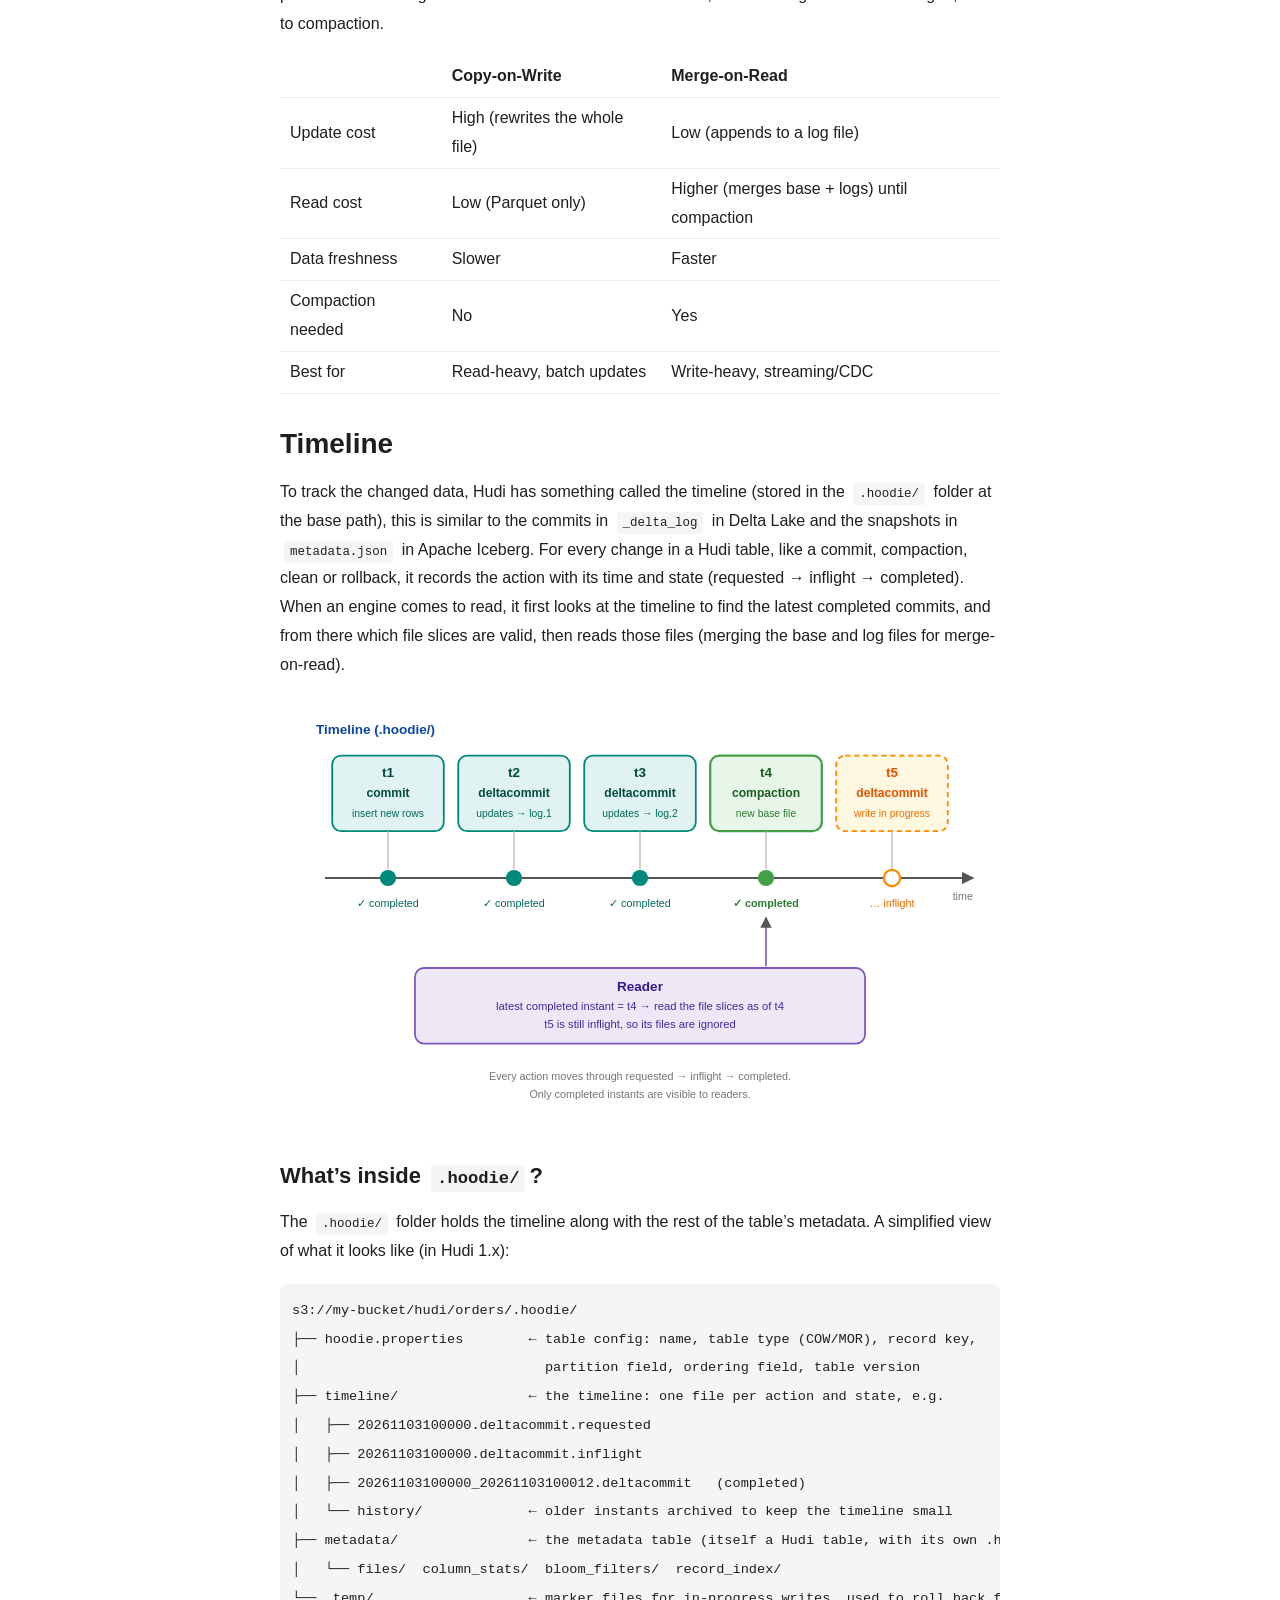
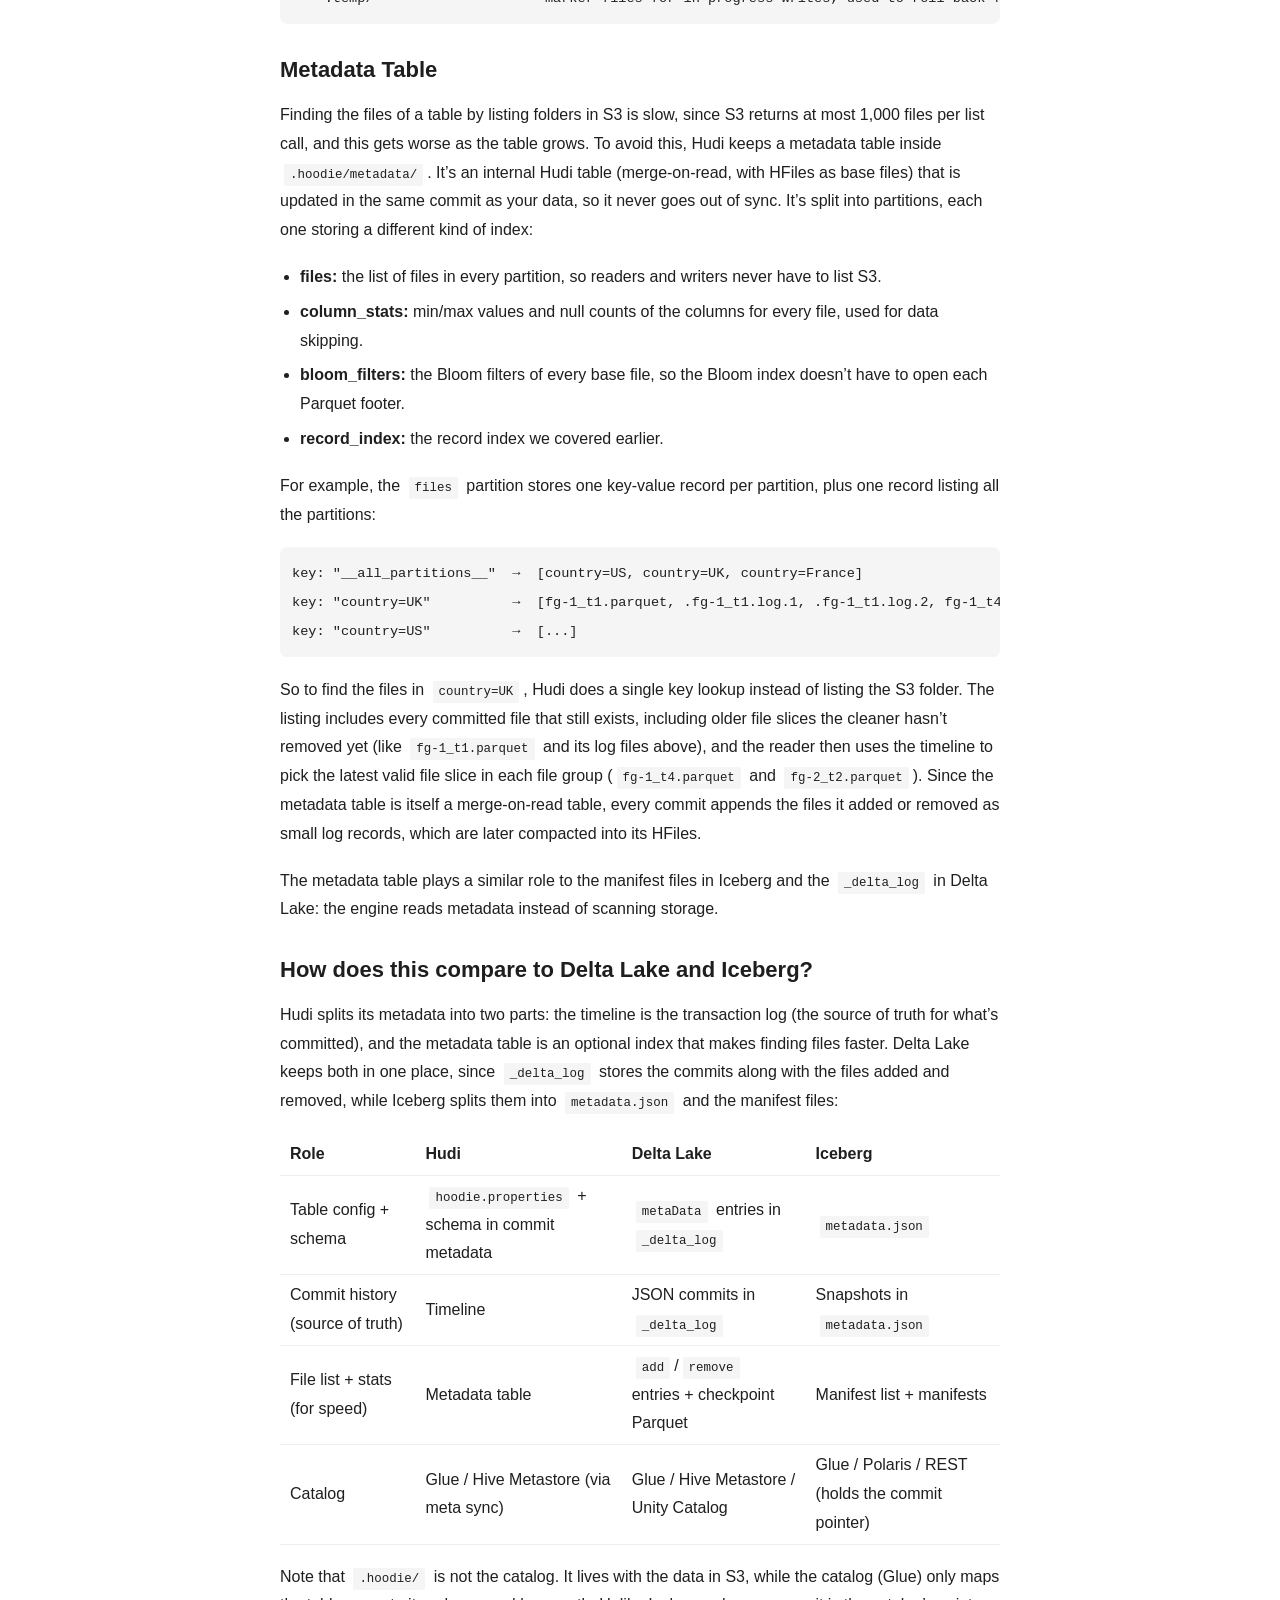
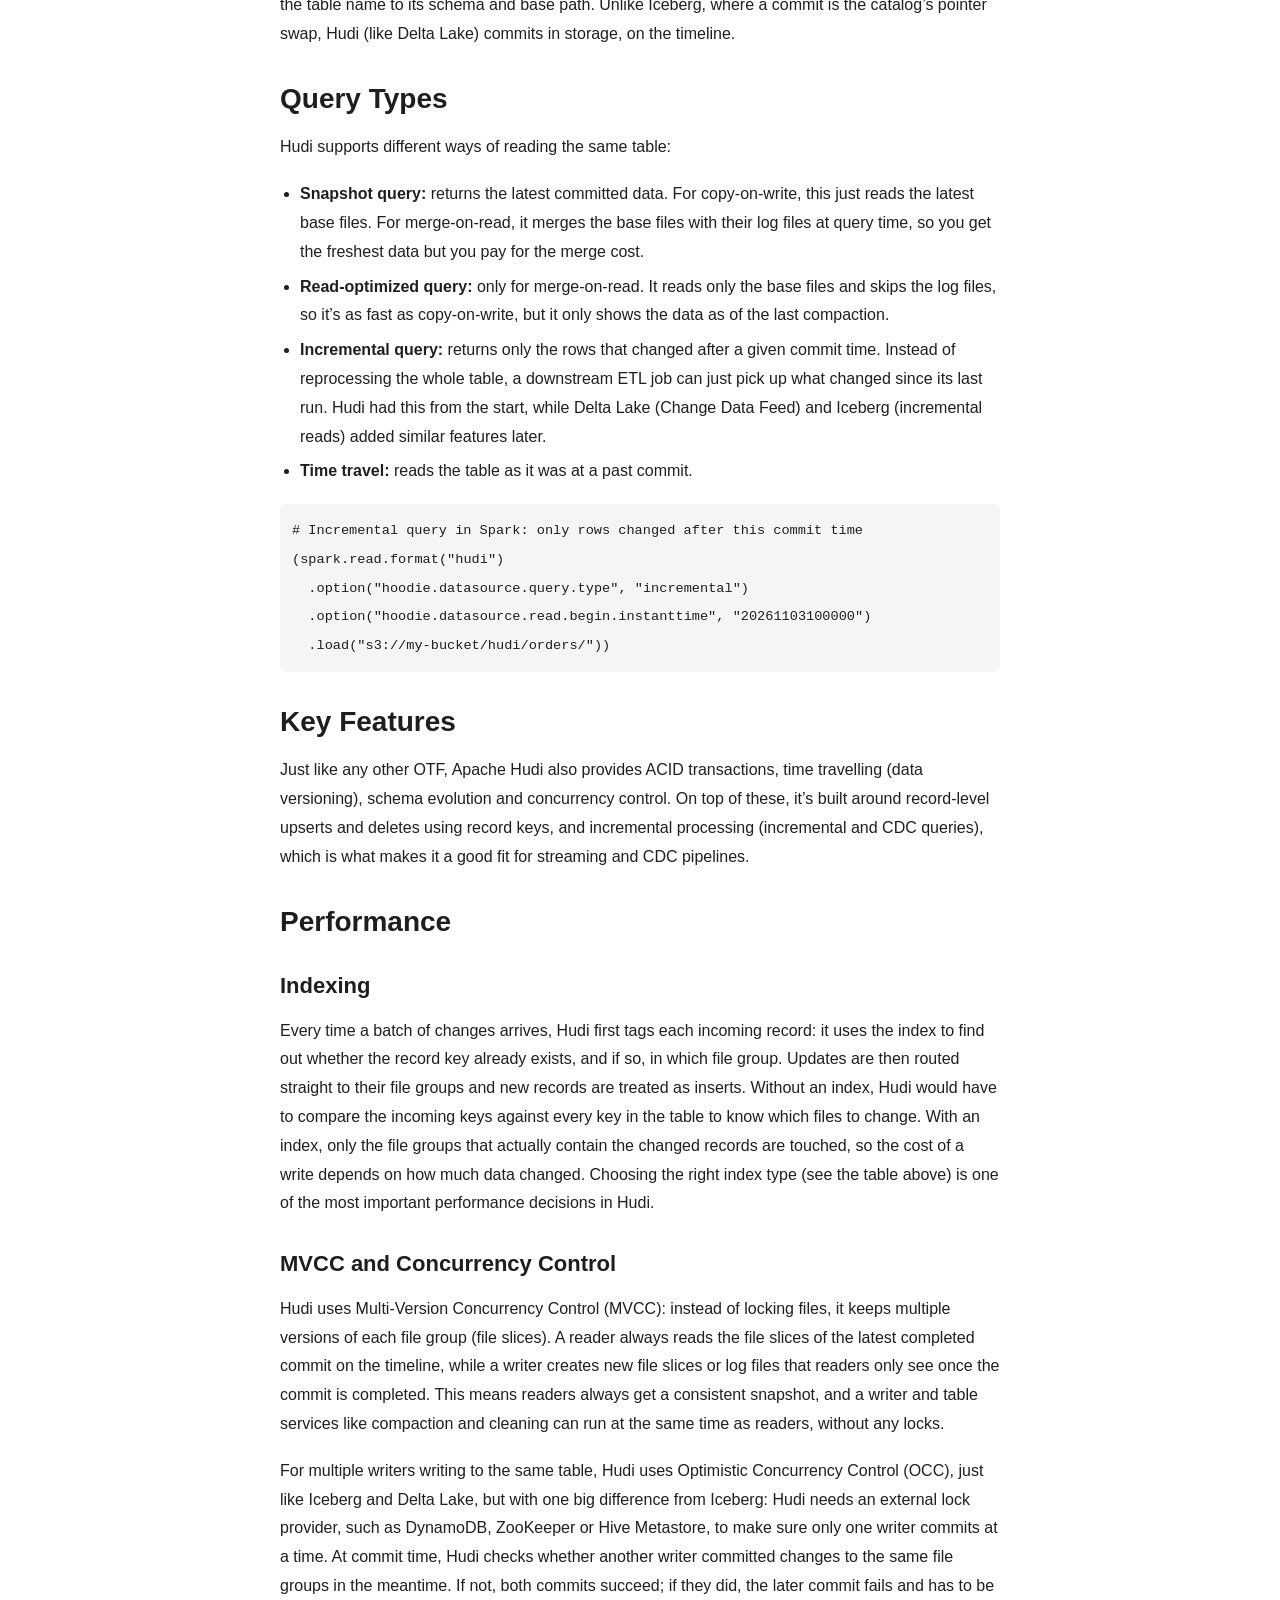
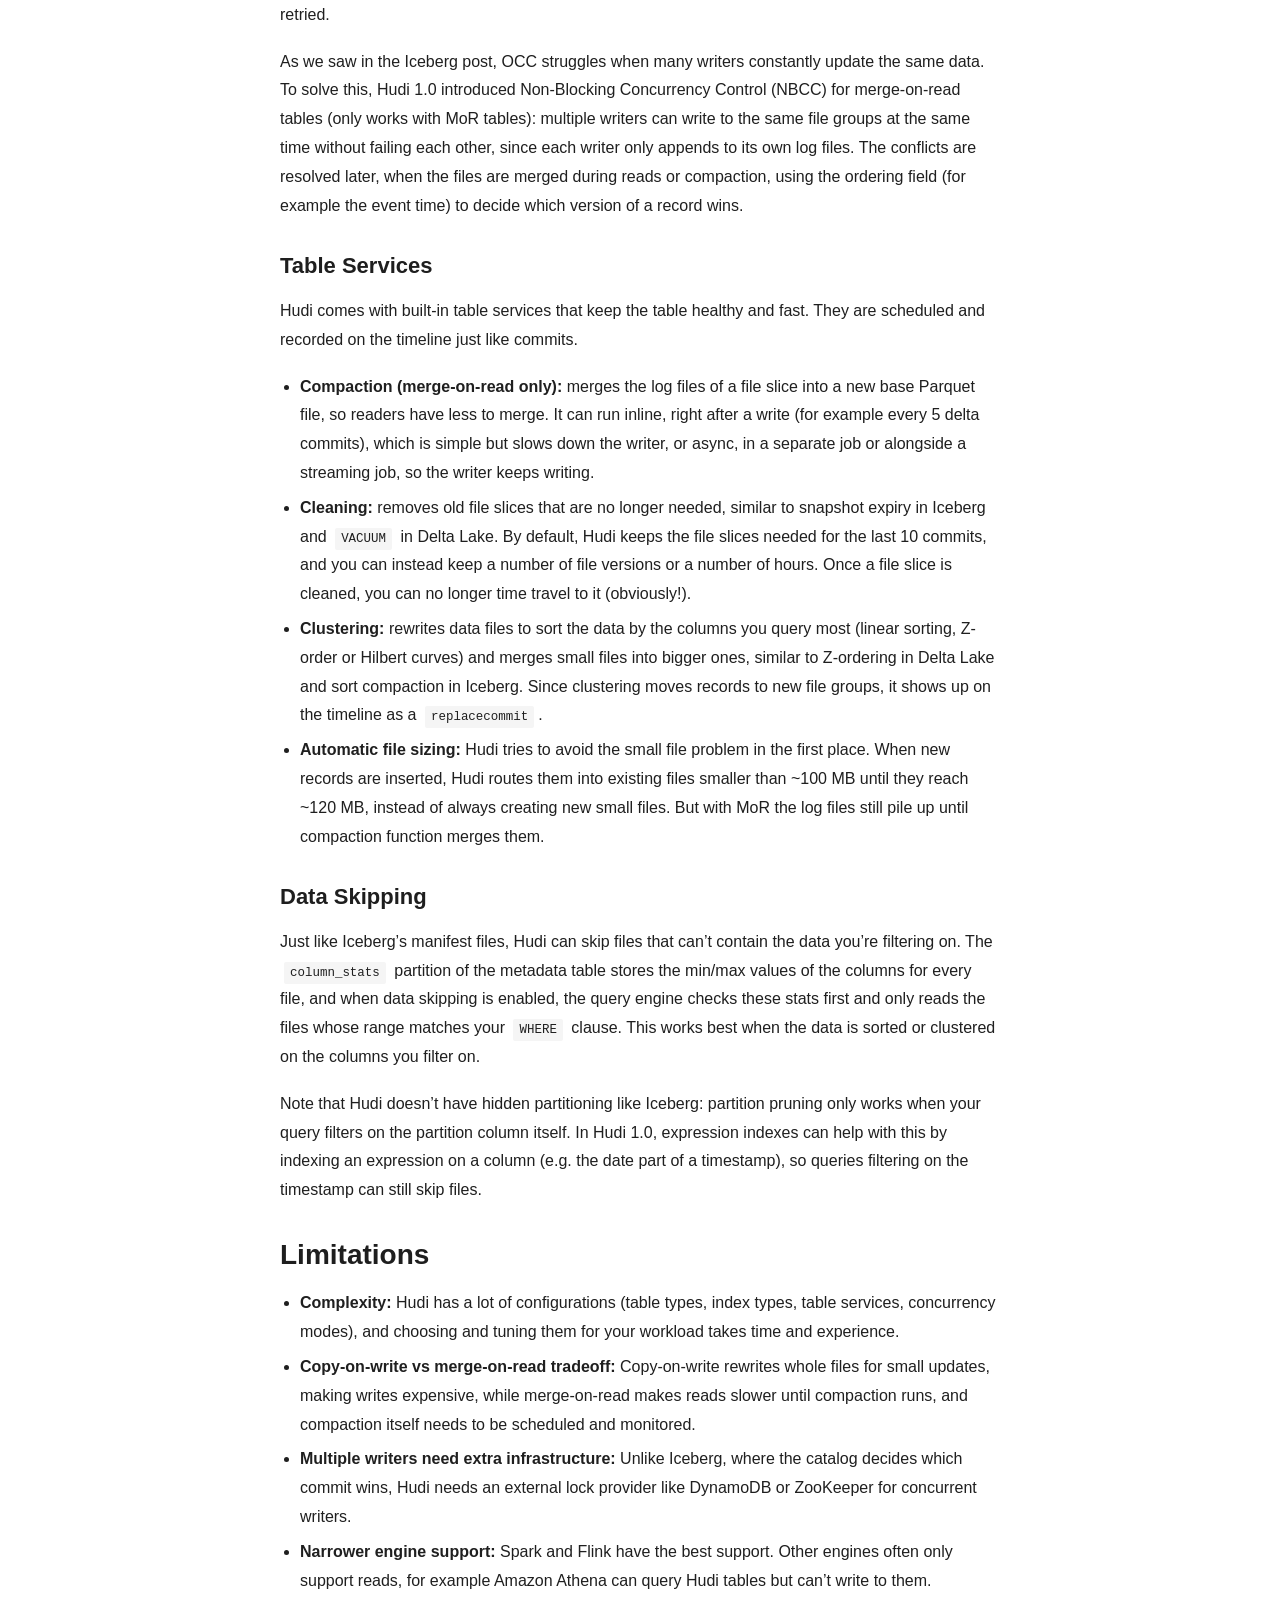
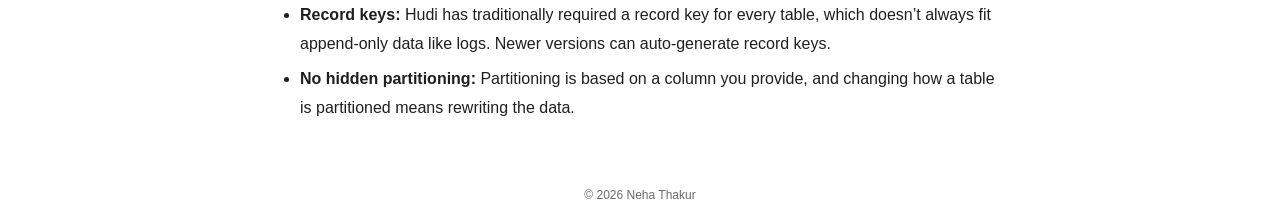
<file: 2026/11/03/deep-dive-into-apache-hudi.html>
<!DOCTYPE html>
<html lang="en">
<head>
  <meta charset="utf-8">
  <meta name="viewport" content="width=device-width, initial-scale=1">
  <!-- Begin Jekyll SEO tag v2.9.1 -->
<title>Deep Dive into Apache Hudi | Neha Thakur</title>
<meta name="generator" content="Jekyll v4.4.1" />
<meta property="og:title" content="Deep Dive into Apache Hudi" />
<meta name="author" content="Neha Thakur" />
<meta property="og:locale" content="en_US" />
<meta name="description" content="History, architecture, performance optimizations and limitations of Apache Hudi" />
<meta name="twitter:description" property="og:description" content="History, architecture, performance optimizations and limitations of Apache Hudi" />
<link rel="canonical" href="https://nehabthakur.github.io/2026/11/03/deep-dive-into-apache-hudi.html" />
<meta property="og:url" content="https://nehabthakur.github.io/2026/11/03/deep-dive-into-apache-hudi.html" />
<meta property="og:site_name" content="Neha Thakur" />
<meta property="og:type" content="article" />
<meta property="article:published_time" content="2026-11-03T00:00:00+00:00" />
<meta property="article:modified_time" content="2026-11-03T00:00:00+00:00" />
<meta name="twitter:card" content="summary" />
<meta name="twitter:title" content="Deep Dive into Apache Hudi" />
<script type="application/ld+json">
{"@context":"https://schema.org","@type":"BlogPosting","author":{"@type":"Person","name":"Neha Thakur"},"dateModified":"2026-11-03T00:00:00+00:00","datePublished":"2026-11-03T00:00:00+00:00","description":"History, architecture, performance optimizations and limitations of Apache Hudi","headline":"Deep Dive into Apache Hudi","mainEntityOfPage":{"@type":"WebPage","@id":"https://nehabthakur.github.io/2026/11/03/deep-dive-into-apache-hudi.html"},"url":"https://nehabthakur.github.io/2026/11/03/deep-dive-into-apache-hudi.html"}</script>
<!-- End Jekyll SEO tag -->

  <link type="application/atom+xml" rel="alternate" href="https://nehabthakur.github.io/feed.xml" title="Neha Thakur" />
  <link rel="stylesheet" href="/assets/css/style.css">
  <script>
    // Apply saved/system theme before paint to avoid a flash
    (function () {
      var pref = localStorage.getItem("pref-theme");
      if (pref === "dark" || (!pref && window.matchMedia("(prefers-color-scheme: dark)").matches)) {
        document.documentElement.classList.add("dark");
      }
    })();
  </script>
</head>
<body id="top">
  <header class="header">
    <nav class="nav">
      <div class="logo">
        <a href="/">Neha Thakur</a>
        <button id="theme-toggle" title="Toggle theme" aria-label="Toggle theme">
          <svg id="moon" xmlns="http://www.w3.org/2000/svg" width="22" height="22" viewBox="0 0 24 24" fill="none" stroke="currentColor" stroke-width="2" stroke-linecap="round" stroke-linejoin="round"><path d="M21 12.79A9 9 0 1 1 11.21 3 7 7 0 0 0 21 12.79z"></path></svg>
          <svg id="sun" xmlns="http://www.w3.org/2000/svg" width="22" height="22" viewBox="0 0 24 24" fill="none" stroke="currentColor" stroke-width="2" stroke-linecap="round" stroke-linejoin="round"><circle cx="12" cy="12" r="5"></circle><line x1="12" y1="1" x2="12" y2="3"></line><line x1="12" y1="21" x2="12" y2="23"></line><line x1="4.22" y1="4.22" x2="5.64" y2="5.64"></line><line x1="18.36" y1="18.36" x2="19.78" y2="19.78"></line><line x1="1" y1="12" x2="3" y2="12"></line><line x1="21" y1="12" x2="23" y2="12"></line><line x1="4.22" y1="19.78" x2="5.64" y2="18.36"></line><line x1="18.36" y1="5.64" x2="19.78" y2="4.22"></line></svg>
        </button>
      </div>
      <ul class="menu">
        <li><a href="/" >Posts</a></li>
        <li><a href="/archive/" >Archive</a></li>
      </ul>
    </nav>
  </header>

  <main class="main">
    

<article class="post-single">
  <header class="post-header">
    <h1 class="post-title">Deep Dive into Apache Hudi</h1>
    <p class="post-description">History, architecture, performance optimizations and limitations of Apache Hudi</p>
    <div class="post-meta">
      Date: November 3, 2026&nbsp;&nbsp;|&nbsp;&nbsp;Estimated Reading Time: 21 min&nbsp;&nbsp;|&nbsp;&nbsp;Author: Neha Thakur
    </div>
  </header>

  <div class="toc" id="toc" hidden>
    <details>
      <summary>Table of Contents</summary>
      <div class="inner"><ul id="toc-list"></ul></div>
    </details>
  </div>

  <div class="post-content">
    <h2 id="history">History</h2>

<p>Apache Hudi (Hadoop Upserts Deletes and Incrementals) was built at Uber around 2016. Because of the scale of data for real-time ingestion and ETL pipelines, they were looking for something that could provide ACID transactions on top of immutable data files, while the data itself was always mutating. So they built Hudi, which was later open-sourced in 2017 and donated to the Apache Software Foundation in 2019.</p>

<p>At its core, Hudi wanted to connect relational databases to object storage, such as a data lake where massive amounts of structured and semi-structured data are stored. It wanted a way to connect these both together through change data capture (CDC), where every insert, update and delete in the database is streamed and applied to the data lake. That’s the reason why record-level indexing and merge-on-read are at Hudi’s core.</p>

<h2 id="record-keys-and-indexing">Record Keys and Indexing</h2>

<p>Every row in a Hudi table has a unique record key, stored in the data file in a metadata column (<code class="language-plaintext highlighter-rouge">_hoodie_record_key</code>), and this hoodie key is a combination of record key (like a primary key) + optionally partition path. The record key comes from the upstream apps like relational databases or any other upstream app that generates a unique ID (e.g. a primary key or UUID). Hudi’s index maps each record key to the file group it’s stored in, so when an update arrives, Hudi knows exactly which file it belongs to.</p>

<p>Indexing is at the core of Hudi. With indexing, Hudi avoids scanning the entire tables for CRUD operations (mainly updates and deletes, as the index is used by writers to find which file group an incoming record belongs to) thereby speeding up the performance. For eg: If we need to update the email ID of the user_12345, with indexing Hudi will be able to locate in which file this user is located.</p>

<h3 id="types-of-indexes">Types of Indexes</h3>

<p>The type of index you would use with Hudi varies based on use case, data volume, update frequency and access patterns:</p>

<h4 id="bloom-index">Bloom Index</h4>

<p>Every data file contains a tiny, smart checklist of keys inside it. Hudi checks this checklist first and if a record is not in the file, Hudi skips this file. This checklist is a Bloom filter stored in the footer of each base Parquet file (and optionally in the metadata table), along with the min/max key range of the file. A Bloom filter can only say “definitely not here” or “maybe here”, so the files that say “maybe” still have to be opened to confirm. It works best when keys are roughly ordered (e.g. prefixed with a timestamp) and updates mostly hit recent data.</p>

<h4 id="simple-index">Simple Index</h4>

<p>It takes the incoming batch of updates and runs a table JOIN against the keys of existing data files. For every write, Hudi reads the record key column from all the base files in the partitions being written to and joins it with the incoming batch, so the cost grows with the size of the partitions, not the size of your batch. Updating 10 rows in a partition with 1 billion rows still means reading 1 billion keys. This is fine for small tables, or when updates are spread randomly across files, but gets slow and expensive on large datasets.</p>

<h4 id="record-index">Record Index</h4>

<p>Hudi stores an ultra fast key-value pair in its metadata store (the metadata table at <code class="language-plaintext highlighter-rouge">.hoodie/metadata/</code> under the table’s base path, in a partition called <code class="language-plaintext highlighter-rouge">record_index</code>, stored as HFiles, a sorted key-value file format) and looks up for information to find a specific record. The key is the record (primary) key and the value is the record’s location (partition path + file group ID), not the whole row, so the index stays small. It’s a global index, meaning keys are unique across the whole table, not just within a partition.</p>

<h4 id="bucket-index">Bucket Index</h4>

<p>Bucket Index calculates mathematical hashing on the primary key (such as userid_12345 always hashes to bucket no.4) When Hudi writes/reads it just does the math to calculate the hash to determine the file this userid_12345 is located at.</p>

<h4 id="hbase-index">HBase Index</h4>

<p>HBase Index is when Hudi outsources the entire indexing operation to an external database (Apache HBase), when Hudi needs to locate a record, it just asks HBase. This means running and maintaining a separate HBase cluster, so since the record index was introduced in Hudi 0.14, it’s rarely chosen for new tables.</p>

<h4 id="in-memory-index">In-memory Index</h4>

<p>It is locating the index inside of Hudi’s RAM (in-memory), this is purely temporary and once the job finishes the index is gone. It’s mainly used for testing and small jobs, because the index has to be rebuilt every time.</p>

<h3 id="global-vs-non-global-indexes">Global vs Non-global Indexes</h3>

<p>Bloom and Simple indexes also come in global variants (<code class="language-plaintext highlighter-rouge">GLOBAL_BLOOM</code>, <code class="language-plaintext highlighter-rouge">GLOBAL_SIMPLE</code>). A non-global index only makes keys unique within a partition, so Hudi only checks the incoming record’s partition. A global index makes keys unique across the whole table, and it matters when a record can move partitions, for example when a user moves from country=UK to country=US.</p>

<table>
  <thead>
    <tr>
      <th>Index</th>
      <th>Stored where</th>
      <th>Best for</th>
      <th>Watch out for</th>
    </tr>
  </thead>
  <tbody>
    <tr>
      <td>Bloom</td>
      <td>Parquet footers / metadata table</td>
      <td>Ordered keys, updates to recent data</td>
      <td>False positives with random keys</td>
    </tr>
    <tr>
      <td>Simple</td>
      <td>Nothing (joins against data files)</td>
      <td>Small tables, random updates</td>
      <td>Cost grows with partition size</td>
    </tr>
    <tr>
      <td>Record</td>
      <td>Metadata table (<code class="language-plaintext highlighter-rouge">record_index</code>)</td>
      <td>Large tables, exact lookups</td>
      <td>Extra storage and write cost</td>
    </tr>
    <tr>
      <td>Bucket</td>
      <td>Nothing (hash calculation)</td>
      <td>High-throughput upserts</td>
      <td>Number of buckets fixed at creation</td>
    </tr>
    <tr>
      <td>HBase</td>
      <td>External HBase cluster</td>
      <td>Legacy setups</td>
      <td>Running another system</td>
    </tr>
    <tr>
      <td>In-memory</td>
      <td>Job memory</td>
      <td>Testing</td>
      <td>Lost when the job ends</td>
    </tr>
  </tbody>
</table>

<h2 id="architecture">Architecture</h2>

<p><img src="/assets/images/hudi-architecture.svg" alt="Hudi architecture: changes from a source database are captured by Debezium into a Kafka topic, a Hudi writer upserts them into S3 and syncs the table to Glue Data Catalog, and query engines look up the table in the catalog and read the timeline and file slices from S3" /></p>

<p>Let’s follow one change end to end: user_12345 updates their email.</p>

<ol>
  <li><strong>Source database:</strong> The app updates user_12345’s email in the database (e.g. MySQL or PostgreSQL). Every database keeps a log of all the changes made to it, called the transaction log, and this log is what makes CDC possible.</li>
  <li><strong>Debezium:</strong> Debezium is an open-source CDC tool that watches the database’s transaction log and turns every change into a message, like “user_12345’s email changed from old@mail.com to new@mail.com”. Since it reads the log instead of querying the tables, it puts almost no load on the database.</li>
  <li><strong>Kafka:</strong> Debezium sends these messages to Kafka, which acts like a queue that holds the changes in order until Hudi is ready to pick them up. If Hudi is slow or down, nothing is lost.</li>
  <li><strong>Hudi writer:</strong> A Hudi writer (Hudi Streamer, Spark or Flink) reads the changes from Kafka every few minutes. For our change, it does the following (assuming a merge-on-read table with the record index):
    <ol>
      <li><strong>Find the record key:</strong> The writer takes the record key from the change, here <code class="language-plaintext highlighter-rouge">user_12345</code> (from the <code class="language-plaintext highlighter-rouge">user_id</code> column, which we configured as the record key).</li>
      <li><strong>Look up the index:</strong> It looks up <code class="language-plaintext highlighter-rouge">user_12345</code> in the record index, in the metadata table (<code class="language-plaintext highlighter-rouge">.hoodie/metadata/record_index</code>). The answer is the record’s location: partition <code class="language-plaintext highlighter-rouge">country=UK</code>, file group <code class="language-plaintext highlighter-rouge">fg-1</code>.</li>
      <li><strong>Find the latest file slice:</strong> The index only points to the file group, not to a specific file. To find the current file slice of <code class="language-plaintext highlighter-rouge">fg-1</code>, Hudi gets the list of files in <code class="language-plaintext highlighter-rouge">country=UK</code> from the <code class="language-plaintext highlighter-rouge">files</code> partition of the metadata table, and uses the timeline to pick the latest completed file slice of <code class="language-plaintext highlighter-rouge">fg-1</code>, for example <code class="language-plaintext highlighter-rouge">fg-1_t4.parquet</code> and its log files.</li>
      <li><strong>Write the change:</strong> In merge-on-read, Hudi appends the new email to a log file in that file slice (e.g. <code class="language-plaintext highlighter-rouge">.fg-1_t4.log.1</code>), without reading or rewriting the base file. (In copy-on-write, it would read <code class="language-plaintext highlighter-rouge">fg-1_t4.parquet</code>, replace user_12345’s row, and write a new base file, which becomes a new file slice.)</li>
      <li><strong>Commit:</strong> The writer commits to the timeline, and in the same commit, updates the <code class="language-plaintext highlighter-rouge">files</code> partition of the metadata table with the new log file. The record index doesn’t change, since user_12345 is still in <code class="language-plaintext highlighter-rouge">fg-1</code>.</li>
    </ol>
  </li>
  <li><strong>Glue Data Catalog:</strong> The writer also keeps the table’s definition (schema, partitions and base path) up to date in Glue, so engines like Athena can find the table.</li>
  <li><strong>Query engines:</strong> When you query the table in Athena, Trino or Spark, the engine finds the table in Glue, reads the timeline to find the latest commit, and reads the files. A few minutes after the app updated the email, the data lake shows <code class="language-plaintext highlighter-rouge">new@mail.com</code>.</li>
</ol>

<p>Layer by layer, this is how Hudi stores the files. Firstly, the user decides how they want to partition the files, for example on country, date or day etc.</p>

<ul>
  <li><strong>Base path:</strong> the root folder of the table.</li>
  <li><strong>Partition path:</strong> for example, country=US one path, country=UK one path, country=France one path.</li>
  <li><strong>File groups:</strong> each partition has file groups, each identified by a file ID. A record key always belongs to one file group.</li>
  <li><strong>File slices:</strong> each file group can have multiple file slices. Each slice is a version of the file group: a base Parquet file plus, in merge-on-read, log files with the changes made after it.</li>
</ul>

<p>When the data keeps streaming, the Parquet files themselves never change. In copy-on-write, an update rewrites the base file as a new file slice. In merge-on-read, updates are appended to log files in the current file slice, and compaction later merges them into a new base Parquet file. New inserts can also create new file groups.</p>

<p><img src="/assets/images/hudi-storage-layout.svg" alt="Hudi storage layout: the base path contains the .hoodie timeline folder and partition paths; the country=UK partition has file groups fg-1 and fg-2; fg-1 has a file slice with a base Parquet file and two log files, which compaction merges into a new file slice" /></p>

<h3 id="table-types-copy-on-write-vs-merge-on-read">Table Types: Copy-on-Write vs Merge-on-Read</h3>

<p>You choose the table type when you create the table, and it decides how Hudi writes changes to the data and how users or engines read the data:</p>

<h4 id="copy-on-write-cow">Copy-on-Write (CoW)</h4>

<p>When the changes are made to data, such as updating a row, etc. Hudi writes a new version of the file, containing the old rows along with the updated changes. Old files stay until a <em>cleaner</em> job is run. This is good for when the tables need to be read heavy, because all the work happens at write time. Every file is already a complete, up-to-date Parquet file, so readers just read it, with nothing to merge at query time. If a table is written once an hour but queried thousands of times, it’s better to pay the cost once during the write than on every read.</p>

<h4 id="merge-on-read-mor">Merge-on-Read (MoR)</h4>

<p>In these table types, when data is changed, Hudi appends the changes to a small log file (Avro) next to the base file, and when a reader (query engine) reads the data, the base file and the log files are merged at query time. A compaction job later merges the log files into a new base Parquet file, so the logs don’t keep growing. This is good for write heavy workloads, because a write only appends the changed rows to a small log file, instead of rewriting a whole Parquet file (up to ~120 MB) for every update. This makes writes fast and cheap, so data can land in the lake within minutes, which is perfect for streaming and CDC. The cost moves to read time, when the logs have to be merged, and to compaction.</p>

<table>
  <thead>
    <tr>
      <th> </th>
      <th>Copy-on-Write</th>
      <th>Merge-on-Read</th>
    </tr>
  </thead>
  <tbody>
    <tr>
      <td>Update cost</td>
      <td>High (rewrites the whole file)</td>
      <td>Low (appends to a log file)</td>
    </tr>
    <tr>
      <td>Read cost</td>
      <td>Low (Parquet only)</td>
      <td>Higher (merges base + logs) until compaction</td>
    </tr>
    <tr>
      <td>Data freshness</td>
      <td>Slower</td>
      <td>Faster</td>
    </tr>
    <tr>
      <td>Compaction needed</td>
      <td>No</td>
      <td>Yes</td>
    </tr>
    <tr>
      <td>Best for</td>
      <td>Read-heavy, batch updates</td>
      <td>Write-heavy, streaming/CDC</td>
    </tr>
  </tbody>
</table>

<h2 id="timeline">Timeline</h2>

<p>To track the changed data, Hudi has something called the timeline (stored in the <code class="language-plaintext highlighter-rouge">.hoodie/</code> folder at the base path), this is similar to the commits in <code class="language-plaintext highlighter-rouge">_delta_log</code> in Delta Lake and the snapshots in <code class="language-plaintext highlighter-rouge">metadata.json</code> in Apache Iceberg. For every change in a Hudi table, like a commit, compaction, clean or rollback, it records the action with its time and state (requested → inflight → completed). When an engine comes to read, it first looks at the timeline to find the latest completed commits, and from there which file slices are valid, then reads those files (merging the base and log files for merge-on-read).</p>

<p><img src="/assets/images/hudi-timeline.svg" alt="Hudi timeline: instants t1 to t4 are completed (a commit, two deltacommits and a compaction) and t5 is still inflight; a reader uses the latest completed instant, t4, and ignores t5" /></p>

<h3 id="whats-inside-hoodie">What’s inside <code class="language-plaintext highlighter-rouge">.hoodie/</code>?</h3>

<p>The <code class="language-plaintext highlighter-rouge">.hoodie/</code> folder holds the timeline along with the rest of the table’s metadata. A simplified view of what it looks like (in Hudi 1.x):</p>

<div class="language-plaintext highlighter-rouge"><div class="highlight"><pre class="highlight"><code>s3://my-bucket/hudi/orders/.hoodie/
├── hoodie.properties        ← table config: name, table type (COW/MOR), record key,
│                              partition field, ordering field, table version
├── timeline/                ← the timeline: one file per action and state, e.g.
│   ├── 20261103100000.deltacommit.requested
│   ├── 20261103100000.deltacommit.inflight
│   ├── 20261103100000_20261103100012.deltacommit   (completed)
│   └── history/             ← older instants archived to keep the timeline small
├── metadata/                ← the metadata table (itself a Hudi table, with its own .hoodie/)
│   └── files/  column_stats/  bloom_filters/  record_index/
└── .temp/                   ← marker files for in-progress writes, used to roll back failed writes
</code></pre></div></div>

<h3 id="metadata-table">Metadata Table</h3>

<p>Finding the files of a table by listing folders in S3 is slow, since S3 returns at most 1,000 files per list call, and this gets worse as the table grows. To avoid this, Hudi keeps a metadata table inside <code class="language-plaintext highlighter-rouge">.hoodie/metadata/</code>. It’s an internal Hudi table (merge-on-read, with HFiles as base files) that is updated in the same commit as your data, so it never goes out of sync. It’s split into partitions, each one storing a different kind of index:</p>

<ul>
  <li><strong>files:</strong> the list of files in every partition, so readers and writers never have to list S3.</li>
  <li><strong>column_stats:</strong> min/max values and null counts of the columns for every file, used for data skipping.</li>
  <li><strong>bloom_filters:</strong> the Bloom filters of every base file, so the Bloom index doesn’t have to open each Parquet footer.</li>
  <li><strong>record_index:</strong> the record index we covered earlier.</li>
</ul>

<p>For example, the <code class="language-plaintext highlighter-rouge">files</code> partition stores one key-value record per partition, plus one record listing all the partitions:</p>

<div class="language-plaintext highlighter-rouge"><div class="highlight"><pre class="highlight"><code>key: "__all_partitions__"  →  [country=US, country=UK, country=France]
key: "country=UK"          →  [fg-1_t1.parquet, .fg-1_t1.log.1, .fg-1_t1.log.2, fg-1_t4.parquet, fg-2_t2.parquet]
key: "country=US"          →  [...]
</code></pre></div></div>

<p>So to find the files in <code class="language-plaintext highlighter-rouge">country=UK</code>, Hudi does a single key lookup instead of listing the S3 folder. The listing includes every committed file that still exists, including older file slices the cleaner hasn’t removed yet (like <code class="language-plaintext highlighter-rouge">fg-1_t1.parquet</code> and its log files above), and the reader then uses the timeline to pick the latest valid file slice in each file group (<code class="language-plaintext highlighter-rouge">fg-1_t4.parquet</code> and <code class="language-plaintext highlighter-rouge">fg-2_t2.parquet</code>). Since the metadata table is itself a merge-on-read table, every commit appends the files it added or removed as small log records, which are later compacted into its HFiles.</p>

<p>The metadata table plays a similar role to the manifest files in Iceberg and the <code class="language-plaintext highlighter-rouge">_delta_log</code> in Delta Lake: the engine reads metadata instead of scanning storage.</p>

<h3 id="how-does-this-compare-to-delta-lake-and-iceberg">How does this compare to Delta Lake and Iceberg?</h3>

<p>Hudi splits its metadata into two parts: the timeline is the transaction log (the source of truth for what’s committed), and the metadata table is an optional index that makes finding files faster. Delta Lake keeps both in one place, since <code class="language-plaintext highlighter-rouge">_delta_log</code> stores the commits along with the files added and removed, while Iceberg splits them into <code class="language-plaintext highlighter-rouge">metadata.json</code> and the manifest files:</p>

<table>
  <thead>
    <tr>
      <th>Role</th>
      <th>Hudi</th>
      <th>Delta Lake</th>
      <th>Iceberg</th>
    </tr>
  </thead>
  <tbody>
    <tr>
      <td>Table config + schema</td>
      <td><code class="language-plaintext highlighter-rouge">hoodie.properties</code> + schema in commit metadata</td>
      <td><code class="language-plaintext highlighter-rouge">metaData</code> entries in <code class="language-plaintext highlighter-rouge">_delta_log</code></td>
      <td><code class="language-plaintext highlighter-rouge">metadata.json</code></td>
    </tr>
    <tr>
      <td>Commit history (source of truth)</td>
      <td>Timeline</td>
      <td>JSON commits in <code class="language-plaintext highlighter-rouge">_delta_log</code></td>
      <td>Snapshots in <code class="language-plaintext highlighter-rouge">metadata.json</code></td>
    </tr>
    <tr>
      <td>File list + stats (for speed)</td>
      <td>Metadata table</td>
      <td><code class="language-plaintext highlighter-rouge">add</code>/<code class="language-plaintext highlighter-rouge">remove</code> entries + checkpoint Parquet</td>
      <td>Manifest list + manifests</td>
    </tr>
    <tr>
      <td>Catalog</td>
      <td>Glue / Hive Metastore (via meta sync)</td>
      <td>Glue / Hive Metastore / Unity Catalog</td>
      <td>Glue / Polaris / REST (holds the commit pointer)</td>
    </tr>
  </tbody>
</table>

<p>Note that <code class="language-plaintext highlighter-rouge">.hoodie/</code> is not the catalog. It lives with the data in S3, while the catalog (Glue) only maps the table name to its schema and base path. Unlike Iceberg, where a commit is the catalog’s pointer swap, Hudi (like Delta Lake) commits in storage, on the timeline.</p>

<h2 id="query-types">Query Types</h2>

<p>Hudi supports different ways of reading the same table:</p>

<ul>
  <li><strong>Snapshot query:</strong> returns the latest committed data. For copy-on-write, this just reads the latest base files. For merge-on-read, it merges the base files with their log files at query time, so you get the freshest data but you pay for the merge cost.</li>
  <li><strong>Read-optimized query:</strong> only for merge-on-read. It reads only the base files and skips the log files, so it’s as fast as copy-on-write, but it only shows the data as of the last compaction.</li>
  <li><strong>Incremental query:</strong> returns only the rows that changed after a given commit time. Instead of reprocessing the whole table, a downstream ETL job can just pick up what changed since its last run. Hudi had this from the start, while Delta Lake (Change Data Feed) and Iceberg (incremental reads) added similar features later.</li>
  <li><strong>Time travel:</strong> reads the table as it was at a past commit.</li>
</ul>

<div class="language-python highlighter-rouge"><div class="highlight"><pre class="highlight"><code><span class="c1"># Incremental query in Spark: only rows changed after this commit time
</span><span class="p">(</span><span class="n">spark</span><span class="p">.</span><span class="n">read</span><span class="p">.</span><span class="nf">format</span><span class="p">(</span><span class="sh">"</span><span class="s">hudi</span><span class="sh">"</span><span class="p">)</span>
  <span class="p">.</span><span class="nf">option</span><span class="p">(</span><span class="sh">"</span><span class="s">hoodie.datasource.query.type</span><span class="sh">"</span><span class="p">,</span> <span class="sh">"</span><span class="s">incremental</span><span class="sh">"</span><span class="p">)</span>
  <span class="p">.</span><span class="nf">option</span><span class="p">(</span><span class="sh">"</span><span class="s">hoodie.datasource.read.begin.instanttime</span><span class="sh">"</span><span class="p">,</span> <span class="sh">"</span><span class="s">20261103100000</span><span class="sh">"</span><span class="p">)</span>
  <span class="p">.</span><span class="nf">load</span><span class="p">(</span><span class="sh">"</span><span class="s">s3://my-bucket/hudi/orders/</span><span class="sh">"</span><span class="p">))</span>
</code></pre></div></div>

<h2 id="key-features">Key Features</h2>

<p>Just like any other OTF, Apache Hudi also provides ACID transactions, time travelling (data versioning), schema evolution and concurrency control. On top of these, it’s built around record-level upserts and deletes using record keys, and incremental processing (incremental and CDC queries), which is what makes it a good fit for streaming and CDC pipelines.</p>

<h2 id="performance">Performance</h2>

<h3 id="indexing">Indexing</h3>

<p>Every time a batch of changes arrives, Hudi first tags each incoming record: it uses the index to find out whether the record key already exists, and if so, in which file group. Updates are then routed straight to their file groups and new records are treated as inserts. Without an index, Hudi would have to compare the incoming keys against every key in the table to know which files to change. With an index, only the file groups that actually contain the changed records are touched, so the cost of a write depends on how much data changed. Choosing the right index type (see the table above) is one of the most important performance decisions in Hudi.</p>

<h3 id="mvcc-and-concurrency-control">MVCC and Concurrency Control</h3>

<p>Hudi uses Multi-Version Concurrency Control (MVCC): instead of locking files, it keeps multiple versions of each file group (file slices). A reader always reads the file slices of the latest completed commit on the timeline, while a writer creates new file slices or log files that readers only see once the commit is completed. This means readers always get a consistent snapshot, and a writer and table services like compaction and cleaning can run at the same time as readers, without any locks.</p>

<p>For multiple writers writing to the same table, Hudi uses Optimistic Concurrency Control (OCC), just like Iceberg and Delta Lake, but with one big difference from Iceberg: Hudi needs an external lock provider, such as DynamoDB, ZooKeeper or Hive Metastore, to make sure only one writer commits at a time. At commit time, Hudi checks whether another writer committed changes to the same file groups in the meantime. If not, both commits succeed; if they did, the later commit fails and has to be retried.</p>

<p>As we saw in the Iceberg post, OCC struggles when many writers constantly update the same data. To solve this, Hudi 1.0 introduced Non-Blocking Concurrency Control (NBCC) for merge-on-read tables (only works with MoR tables): multiple writers can write to the same file groups at the same time without failing each other, since each writer only appends to its own log files. The conflicts are resolved later, when the files are merged during reads or compaction, using the ordering field (for example the event time) to decide which version of a record wins.</p>

<h3 id="table-services">Table Services</h3>

<p>Hudi comes with built-in table services that keep the table healthy and fast. They are scheduled and recorded on the timeline just like commits.</p>

<ul>
  <li><strong>Compaction (merge-on-read only):</strong> merges the log files of a file slice into a new base Parquet file, so readers have less to merge. It can run inline, right after a write (for example every 5 delta commits), which is simple but slows down the writer, or async, in a separate job or alongside a streaming job, so the writer keeps writing.</li>
  <li><strong>Cleaning:</strong> removes old file slices that are no longer needed, similar to snapshot expiry in Iceberg and <code class="language-plaintext highlighter-rouge">VACUUM</code> in Delta Lake. By default, Hudi keeps the file slices needed for the last 10 commits, and you can instead keep a number of file versions or a number of hours. Once a file slice is cleaned, you can no longer time travel to it (obviously!).</li>
  <li><strong>Clustering:</strong> rewrites data files to sort the data by the columns you query most (linear sorting, Z-order or Hilbert curves) and merges small files into bigger ones, similar to Z-ordering in Delta Lake and sort compaction in Iceberg. Since clustering moves records to new file groups, it shows up on the timeline as a <code class="language-plaintext highlighter-rouge">replacecommit</code>.</li>
  <li><strong>Automatic file sizing:</strong> Hudi tries to avoid the small file problem in the first place. When new records are inserted, Hudi routes them into existing files smaller than ~100 MB until they reach ~120 MB, instead of always creating new small files. But with MoR the log files still pile up until compaction function merges them.</li>
</ul>

<h3 id="data-skipping">Data Skipping</h3>

<p>Just like Iceberg’s manifest files, Hudi can skip files that can’t contain the data you’re filtering on. The <code class="language-plaintext highlighter-rouge">column_stats</code> partition of the metadata table stores the min/max values of the columns for every file, and when data skipping is enabled, the query engine checks these stats first and only reads the files whose range matches your <code class="language-plaintext highlighter-rouge">WHERE</code> clause. This works best when the data is sorted or clustered on the columns you filter on.</p>

<p>Note that Hudi doesn’t have hidden partitioning like Iceberg: partition pruning only works when your query filters on the partition column itself. In Hudi 1.0, expression indexes can help with this by indexing an expression on a column (e.g. the date part of a timestamp), so queries filtering on the timestamp can still skip files.</p>

<h2 id="limitations">Limitations</h2>

<ul>
  <li><strong>Complexity:</strong> Hudi has a lot of configurations (table types, index types, table services, concurrency modes), and choosing and tuning them for your workload takes time and experience.</li>
  <li><strong>Copy-on-write vs merge-on-read tradeoff:</strong> Copy-on-write rewrites whole files for small updates, making writes expensive, while merge-on-read makes reads slower until compaction runs, and compaction itself needs to be scheduled and monitored.</li>
  <li><strong>Multiple writers need extra infrastructure:</strong> Unlike Iceberg, where the catalog decides which commit wins, Hudi needs an external lock provider like DynamoDB or ZooKeeper for concurrent writers.</li>
  <li><strong>Narrower engine support:</strong> Spark and Flink have the best support. Other engines often only support reads, for example Amazon Athena can query Hudi tables but can’t write to them.</li>
  <li><strong>Record keys:</strong> Hudi has traditionally required a record key for every table, which doesn’t always fit append-only data like logs. Newer versions can auto-generate record keys.</li>
  <li><strong>No hidden partitioning:</strong> Partitioning is based on a column you provide, and changing how a table is partitioned means rewriting the data.</li>
</ul>

  </div>
</article>

<script>
  // Build the table of contents from the post's h2/h3 headings
  (function () {
    var headings = document.querySelectorAll(".post-content h2[id], .post-content h3[id]");
    if (!headings.length) return;
    var list = document.getElementById("toc-list");
    headings.forEach(function (h) {
      var li = document.createElement("li");
      if (h.tagName === "H3") li.className = "toc-sub";
      var a = document.createElement("a");
      a.href = "#" + h.id;
      a.textContent = h.textContent;
      li.appendChild(a);
      list.appendChild(li);
    });
    document.getElementById("toc").hidden = false;
  })();
</script>
  </main>

  <footer class="footer">
    <span>&copy; 2026 <a href="/">Neha Thakur</a></span>
  </footer>

  <script>
    document.getElementById("theme-toggle").addEventListener("click", function () {
      var dark = document.documentElement.classList.toggle("dark");
      localStorage.setItem("pref-theme", dark ? "dark" : "light");
    });
  </script>
</body>
</html>
</file>
<file: assets/css/style.css>
:root {
  --gap: 24px;
  --nav-width: 1024px;
  --main-width: 720px;
  --header-height: 60px;
  --radius: 8px;
  --theme: rgb(255, 255, 255);
  --entry: rgb(255, 255, 255);
  --primary: rgb(30, 30, 30);
  --secondary: rgb(108, 108, 108);
  --tertiary: rgb(214, 214, 214);
  --content: rgb(31, 31, 31);
  --code-bg: rgb(245, 245, 245);
  --border: rgb(238, 238, 238);
}

html.dark {
  --theme: rgb(29, 30, 32);
  --entry: rgb(46, 46, 51);
  --primary: rgb(218, 218, 219);
  --secondary: rgb(155, 156, 157);
  --tertiary: rgb(65, 66, 68);
  --content: rgb(196, 196, 197);
  --code-bg: rgb(55, 56, 62);
  --border: rgb(51, 51, 51);
}

*, *::before, *::after {
  box-sizing: border-box;
}

html {
  -webkit-text-size-adjust: 100%;
}

body {
  margin: 0;
  font-family: -apple-system, BlinkMacSystemFont, "Segoe UI", Roboto, Oxygen, Ubuntu, Cantarell, "Open Sans", "Helvetica Neue", sans-serif;
  font-size: 16px;
  line-height: 1.6;
  word-break: break-word;
  color: var(--primary);
  background: var(--theme);
}

a {
  color: inherit;
  text-decoration: none;
}

.nav {
  display: flex;
  flex-wrap: wrap;
  justify-content: space-between;
  max-width: calc(var(--nav-width) + var(--gap) * 2);
  margin: 0 auto;
  line-height: var(--header-height);
  padding: 0 var(--gap);
}

.logo {
  display: flex;
  align-items: center;
}
.logo a {
  font-size: 24px;
  font-weight: 700;
}

#theme-toggle {
  display: flex;
  margin: 0 0 0 12px;
  padding: 0;
  background: none;
  border: none;
  color: var(--primary);
  cursor: pointer;
}

#sun {
  display: none;
}

html.dark #sun {
  display: block;
}

html.dark #moon {
  display: none;
}

.menu {
  display: flex;
  list-style: none;
  margin: 0;
  padding: 0;
}
.menu li + li {
  margin-left: var(--gap);
}
.menu a {
  font-size: 16px;
}
.menu .active {
  font-weight: 500;
  border-bottom: 2px solid currentColor;
}

.main {
  max-width: calc(var(--main-width) + var(--gap) * 2);
  min-height: calc(100vh - var(--header-height) * 2);
  margin: auto;
  padding: var(--gap);
}

.first-entry {
  display: flex;
  flex-direction: column;
  justify-content: center;
  min-height: 200px;
  margin: var(--gap) 0 calc(var(--gap) * 2);
}
.first-entry h1 {
  font-size: 34px;
  line-height: 1.2;
  margin: 0 0 16px;
}
.first-entry .entry-content {
  font-size: 16px;
  color: var(--secondary);
}
.first-entry p {
  margin: 0;
}

.post-entry {
  position: relative;
  margin-bottom: var(--gap);
  padding: var(--gap);
  background: var(--entry);
  border: 1px solid var(--border);
  border-radius: var(--radius);
  transition: transform 0.1s;
}
.post-entry:active {
  transform: scale(0.96);
}
.post-entry .entry-header h2 {
  font-size: 24px;
  line-height: 1.3;
  margin: 0;
}
.post-entry .entry-content {
  margin: 8px 0;
  color: var(--secondary);
  font-size: 14px;
  line-height: 1.6;
  display: -webkit-box;
  -webkit-box-orient: vertical;
  -webkit-line-clamp: 2;
  overflow: hidden;
}
.post-entry .entry-content p {
  margin: 0;
}

.entry-footer {
  color: var(--secondary);
  font-size: 13px;
}

.entry-link {
  position: absolute;
  inset: 0;
}

.post-header {
  margin: 24px auto var(--gap);
}

.post-title {
  font-size: 40px;
  line-height: 1.2;
  margin: 0 0 2px;
}

.post-description {
  margin: 8px 0 4px;
  color: var(--secondary);
}

.post-meta {
  color: var(--secondary);
  font-size: 14px;
  margin-top: 8px;
}

.toc {
  margin: 0 2px 40px;
  padding: 0.4em;
  font-size: 15px;
  background: var(--code-bg);
  border: 1px solid var(--border);
  border-radius: var(--radius);
}
.toc summary {
  cursor: pointer;
  margin-left: 4px;
  font-weight: 500;
}
.toc ul {
  margin: 8px 0 4px;
  padding-left: 24px;
  list-style: none;
}
.toc li {
  margin: 4px 0;
}
.toc .toc-sub {
  padding-left: 20px;
}
.toc a:hover {
  box-shadow: 0 1px 0 var(--primary);
}

.post-content {
  color: var(--content);
  line-height: 1.8;
}
.post-content h1, .post-content h2, .post-content h3, .post-content h4 {
  color: var(--primary);
  margin: 32px 0 16px;
  line-height: 1.3;
}
.post-content h2 {
  font-size: 28px;
}
.post-content h3 {
  font-size: 22px;
}
.post-content h4 {
  font-size: 18px;
}
.post-content p, .post-content ul, .post-content ol, .post-content blockquote, .post-content table, .post-content pre {
  margin: 0 0 18px;
}
.post-content ul, .post-content ol {
  padding-left: 20px;
}
.post-content li {
  margin-top: 6px;
}
.post-content a {
  box-shadow: 0 1px 0 var(--primary);
}
.post-content blockquote {
  margin-left: 0;
  padding: 0 14px;
  border-left: 3px solid var(--primary);
  color: var(--secondary);
}
.post-content img {
  max-width: 100%;
  border-radius: 4px;
}
.post-content table {
  width: 100%;
  border-collapse: collapse;
}
.post-content table th, .post-content table td {
  padding: 6px 10px;
  border-bottom: 1px solid var(--border);
  text-align: left;
}
.post-content table th {
  font-weight: 600;
}
.post-content code {
  margin: auto 4px;
  padding: 4px 6px;
  font-size: 0.78em;
  line-height: 1.5;
  background: var(--code-bg);
  border-radius: 2px;
}
.post-content pre {
  overflow-x: auto;
  padding: 12px;
  background: var(--code-bg);
  border-radius: var(--radius);
}
.post-content pre code {
  margin: 0;
  padding: 0;
  background: none;
  font-size: 0.85em;
}

.page-title {
  font-size: 40px;
  margin: 24px 0 var(--gap);
}

.archive-year {
  margin-top: 40px;
}
.archive-year h2 {
  font-size: 28px;
  margin: 0 0 8px;
}
.archive-year sup {
  font-size: 14px;
  color: var(--secondary);
}

.archive-entry {
  display: flex;
  justify-content: space-between;
  flex-wrap: wrap;
  padding: 8px 0;
  border-bottom: 1px solid var(--border);
}
.archive-entry .archive-meta {
  color: var(--secondary);
  font-size: 14px;
}

.footer {
  max-width: calc(var(--main-width) + var(--gap) * 2);
  margin: auto;
  padding: calc((var(--header-height) - var(--gap)) / 2) var(--gap);
  text-align: center;
  font-size: 12px;
  line-height: 24px;
  color: var(--secondary);
}
.footer a:hover {
  border-bottom: 1px solid currentColor;
}

/*# sourceMappingURL=style.css.map */
</file>
